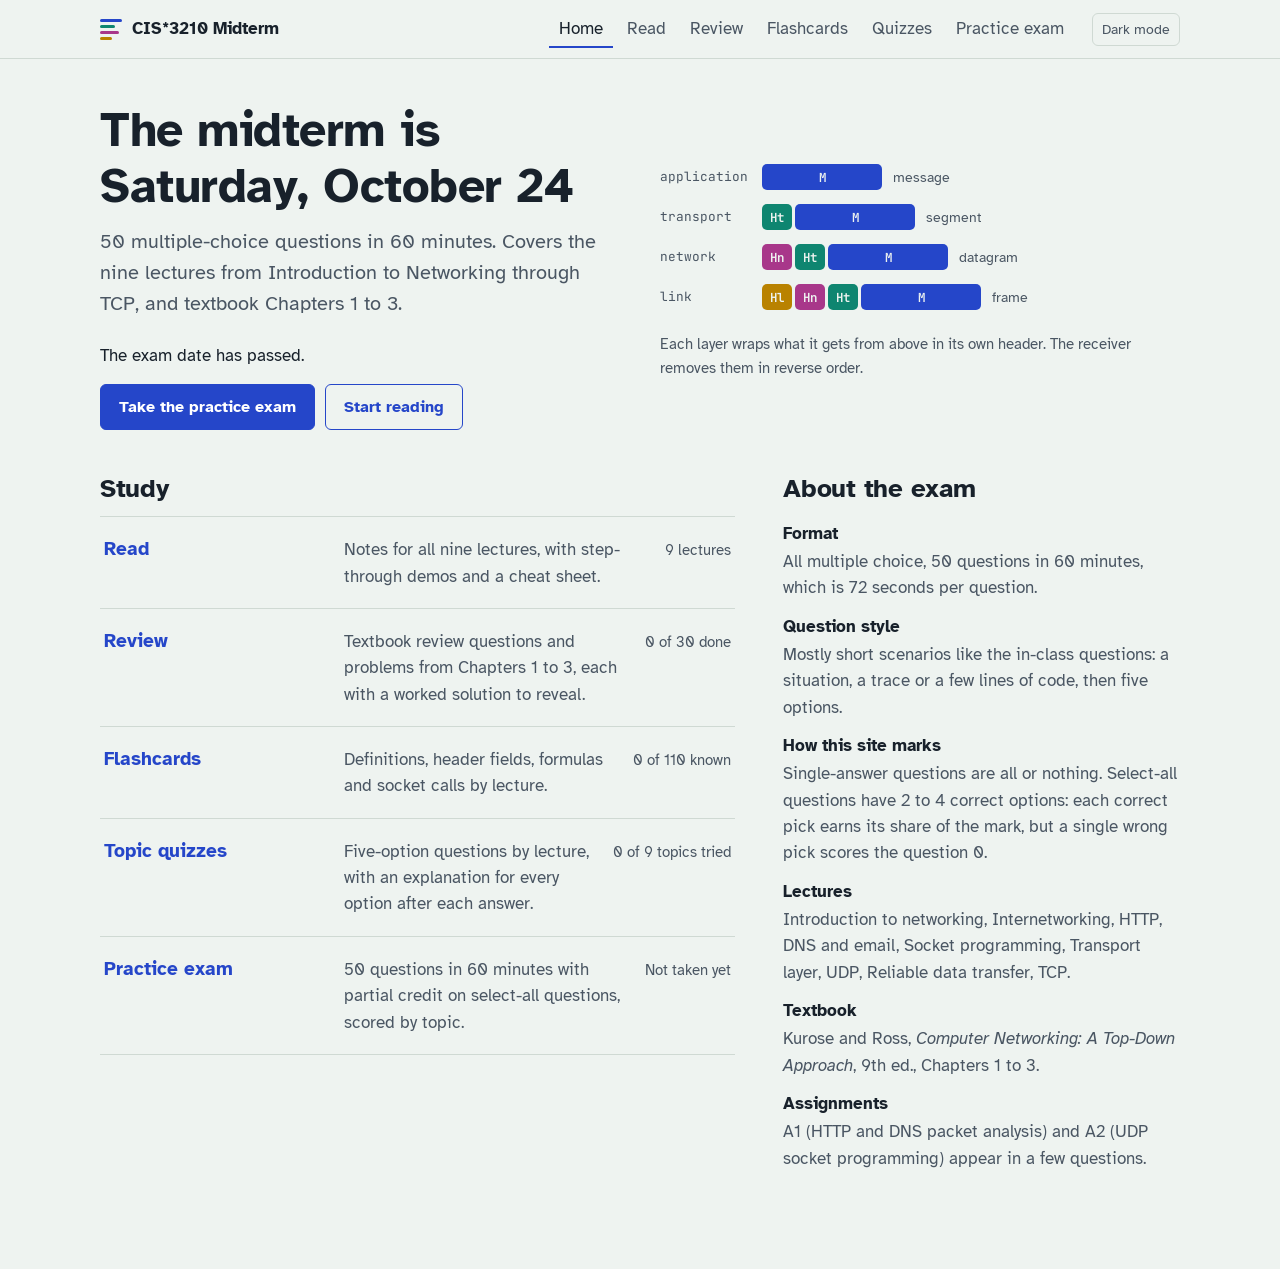
<file: site/index.html>
<!doctype html>
<html lang="en">
<head>
  <meta charset="utf-8">
  <meta name="viewport" content="width=device-width, initial-scale=1">
  <title>CIS*3210 Midterm Study</title>
  <meta name="description" content="Reading notes, textbook exercises, flashcards, topic quizzes and a timed practice exam for the CIS*3210 Computer Networks midterm.">
  <link rel="preconnect" href="https://fonts.googleapis.com">
  <link rel="preconnect" href="https://fonts.gstatic.com" crossorigin>
  <link href="https://fonts.googleapis.com/css2?family=Atkinson+Hyperlegible:wght@400;700&family=JetBrains+Mono:wght@400;600&display=swap" rel="stylesheet">
  <link rel="stylesheet" href="assets/style.css">
  <link rel="icon" href="data:image/svg+xml,%3Csvg xmlns='http://www.w3.org/2000/svg' viewBox='0 0 16 16'%3E%3Crect y='1' width='16' height='2.5' rx='1' fill='%232546c9'/%3E%3Crect y='5' width='11' height='2.5' rx='1' fill='%230e8570'/%3E%3Crect y='9' width='14' height='2.5' rx='1' fill='%23a8378a'/%3E%3Crect y='13' width='8' height='2.5' rx='1' fill='%23b98200'/%3E%3C/svg%3E">
</head>
<body data-page="home">
  <header id="site-header"></header>
  <main>
    <section class="hero">
      <div>
        <h1>The midterm is Saturday, October 24</h1>
        <p class="when">50 multiple-choice questions in 60 minutes. Covers the nine lectures from Introduction to Networking through TCP, and textbook Chapters 1 to 3.</p>
        <p class="countdown" id="countdown"></p>
        <div class="btn-row">
          <a class="btn" href="exam.html">Take the practice exam</a>
          <a class="btn secondary" href="read.html">Start reading</a>
        </div>
      </div>
      <figure class="encap" aria-label="A message gains a transport, network and link header on its way down the stack">
        <div class="encap-row"><span class="encap-layer">application</span><div class="encap-unit"><span class="msg">M</span><span class="name">message</span></div></div>
        <div class="encap-row"><span class="encap-layer">transport</span><div class="encap-unit"><span class="h-trans">Ht</span><span class="msg">M</span><span class="name">segment</span></div></div>
        <div class="encap-row"><span class="encap-layer">network</span><div class="encap-unit"><span class="h-net">Hn</span><span class="h-trans">Ht</span><span class="msg">M</span><span class="name">datagram</span></div></div>
        <div class="encap-row"><span class="encap-layer">link</span><div class="encap-unit"><span class="h-link">Hl</span><span class="h-net">Hn</span><span class="h-trans">Ht</span><span class="msg">M</span><span class="name">frame</span></div></div>
        <figcaption class="encap-caption">Each layer wraps what it gets from above in its own header. The receiver removes them in reverse order.</figcaption>
      </figure>
    </section>

    <div class="home-grid">
      <section aria-labelledby="study-h">
        <h2 id="study-h" style="margin-top:0">Study</h2>
        <ul class="study-list">
          <li><a href="read.html"><span class="name">Read</span><span class="desc">Notes for all nine lectures, with step-through demos and a cheat sheet.</span><span class="stat" id="stat-read">9 lectures</span></a></li>
          <li><a href="review.html"><span class="name">Review</span><span class="desc">Textbook review questions and problems from Chapters 1 to 3, each with a worked solution to reveal.</span><span class="stat" id="stat-review"></span></a></li>
          <li><a href="flashcards.html"><span class="name">Flashcards</span><span class="desc">Definitions, header fields, formulas and socket calls by lecture.</span><span class="stat" id="stat-cards"></span></a></li>
          <li><a href="quiz.html"><span class="name">Topic quizzes</span><span class="desc">Five-option questions by lecture, with an explanation for every option after each answer.</span><span class="stat" id="stat-quiz"></span></a></li>
          <li><a href="exam.html"><span class="name">Practice exam</span><span class="desc">50 questions in 60 minutes with partial credit on select-all questions, scored by topic.</span><span class="stat" id="stat-exam"></span></a></li>
        </ul>
      </section>

      <aside aria-labelledby="facts-h">
        <h2 id="facts-h" style="margin-top:0">About the exam</h2>
        <dl class="facts">
          <dt>Format</dt>
          <dd>All multiple choice, 50 questions in 60 minutes, which is 72 seconds per question.</dd>
          <dt>Question style</dt>
          <dd>Mostly short scenarios like the in-class questions: a situation, a trace or a few lines of code, then five options.</dd>
          <dt>How this site marks</dt>
          <dd>Single-answer questions are all or nothing. Select-all questions have 2 to 4 correct options: each correct pick earns its share of the mark, but a single wrong pick scores the question 0.</dd>
          <dt>Lectures</dt>
          <dd>Introduction to networking, Internetworking, HTTP, DNS and email, Socket programming, Transport layer, UDP, Reliable data transfer, TCP.</dd>
          <dt>Textbook</dt>
          <dd>Kurose and Ross, <em>Computer Networking: A Top-Down Approach</em>, 9th ed., Chapters 1 to 3.</dd>
          <dt>Assignments</dt>
          <dd>A1 (HTTP and DNS packet analysis) and A2 (UDP socket programming) appear in a few questions.</dd>
        </dl>
      </aside>
    </div>
  </main>

  <script src="assets/engine.js"></script>
  <script src="assets/common.js"></script>
  <script src="data/flashcards.js"></script>
  <script src="data/exercises.js"></script>
  <script>
    (function () {
      const Study = window.Study;
      const days = Study.daysUntilExam();
      const countdown = document.getElementById('countdown');
      if (days > 1) countdown.innerHTML = '<strong>' + days + '</strong> days to go.';
      else if (days === 1) countdown.innerHTML = '<strong>Tomorrow.</strong> Skim the cheat sheet and sleep.';
      else if (days === 0) countdown.innerHTML = '<strong>Today.</strong> Good luck.';
      else countdown.textContent = 'The exam date has passed.';

      const known = Study.store.get('cardsKnown', []);
      document.getElementById('stat-cards').textContent = known.length + ' of ' + window.FLASHCARDS.length + ' known';

      const reviewDone = Study.store.get('reviewDone', []);
      document.getElementById('stat-review').textContent = reviewDone.length + ' of ' + window.EXERCISES.length + ' done';

      const best = Study.store.get('quizBest', {});
      const tried = Study.TOPIC_ORDER.filter(topic => best[topic]).length;
      document.getElementById('stat-quiz').textContent = tried + ' of ' + Study.TOPIC_ORDER.length + ' topics tried';

      const attempts = Study.store.get('examAttempts', []);
      document.getElementById('stat-exam').textContent = attempts.length
        ? 'Best ' + Math.max.apply(null, attempts.map(entry => Math.round(100 * entry.score / entry.total))) + '%'
        : 'Not taken yet';
    })();
  </script>
</body>
</html>
</file>
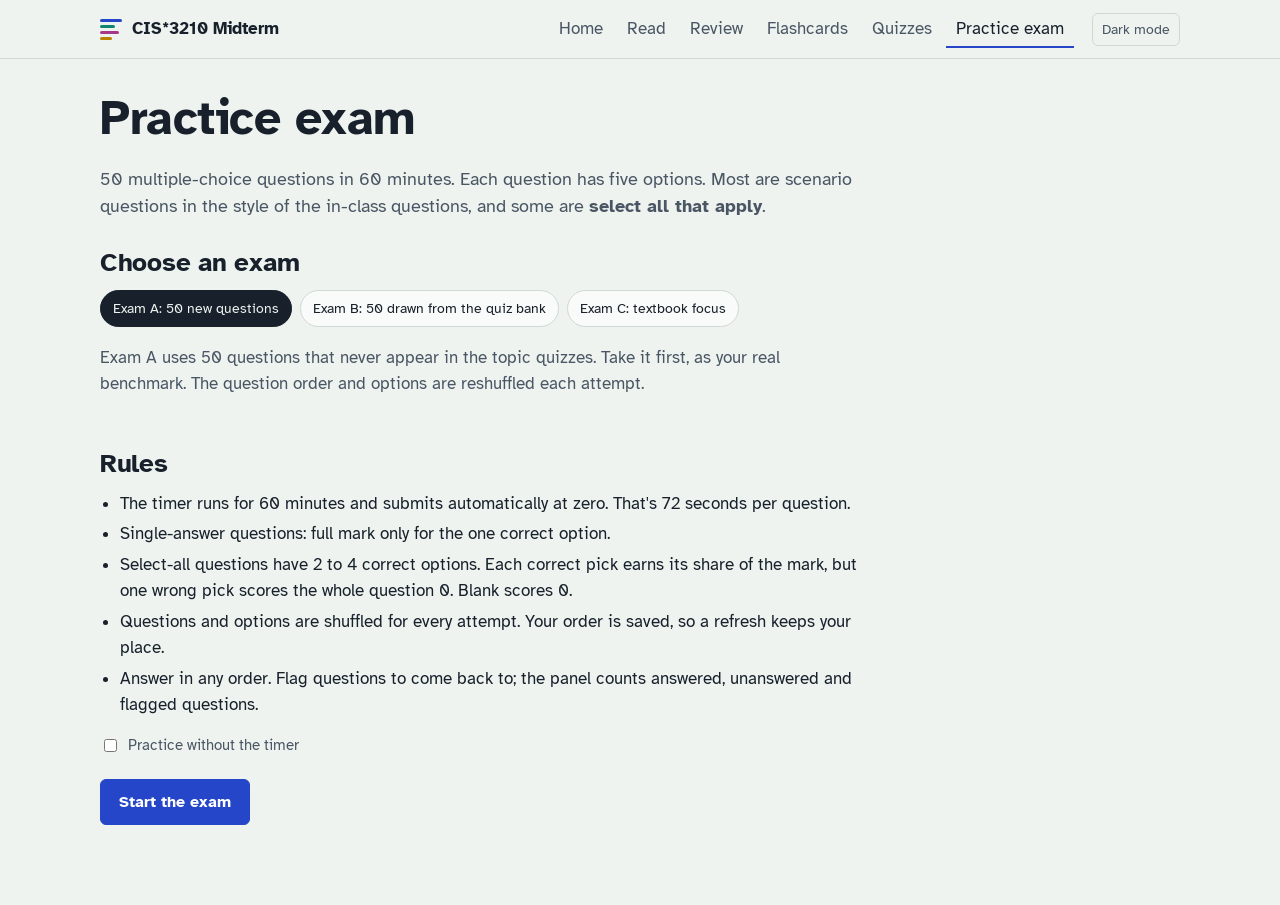
<file: site/exam.html>
<!doctype html>
<html lang="en">
<head>
  <meta charset="utf-8">
  <meta name="viewport" content="width=device-width, initial-scale=1">
  <title>Practice exam — CIS*3210 Midterm Study</title>
  <link rel="preconnect" href="https://fonts.googleapis.com">
  <link rel="preconnect" href="https://fonts.gstatic.com" crossorigin>
  <link href="https://fonts.googleapis.com/css2?family=Atkinson+Hyperlegible:wght@400;700&family=JetBrains+Mono:wght@400;600&display=swap" rel="stylesheet">
  <link rel="stylesheet" href="assets/style.css">
  <link rel="icon" href="data:image/svg+xml,%3Csvg xmlns='http://www.w3.org/2000/svg' viewBox='0 0 16 16'%3E%3Crect y='1' width='16' height='2.5' rx='1' fill='%232546c9'/%3E%3Crect y='5' width='11' height='2.5' rx='1' fill='%230e8570'/%3E%3Crect y='9' width='14' height='2.5' rx='1' fill='%23a8378a'/%3E%3Crect y='13' width='8' height='2.5' rx='1' fill='%23b98200'/%3E%3C/svg%3E">
</head>
<body data-page="exam">
  <header id="site-header"></header>
  <main>
    <div id="start" class="start-panel">
      <div class="page-head">
        <h1>Practice exam</h1>
        <p>50 multiple-choice questions in 60 minutes. Each question has five options. Most are scenario questions in the style of the in-class questions, and some are <strong>select all that apply</strong>.</p>
      </div>
      <h2 style="margin-top:0">Choose an exam</h2>
      <div class="chip-row" role="radiogroup" aria-label="Exam version" id="versions">
        <button class="chip" type="button" role="radio" data-v="A" aria-pressed="true" aria-checked="true">Exam A: 50 new questions</button>
        <button class="chip" type="button" role="radio" data-v="B" aria-pressed="false" aria-checked="false">Exam B: 50 drawn from the quiz bank</button>
        <button class="chip" type="button" role="radio" data-v="C" aria-pressed="false" aria-checked="false">Exam C: textbook focus</button>
      </div>
      <p class="muted" id="version-note"></p>
      <h2>Rules</h2>
      <ul class="rules">
        <li>The timer runs for 60 minutes and submits automatically at zero. That's 72 seconds per question.</li>
        <li>Single-answer questions: full mark only for the one correct option.</li>
        <li>Select-all questions have 2 to 4 correct options. Each correct pick earns its share of the mark, but one wrong pick scores the whole question 0. Blank scores 0.</li>
        <li>Questions and options are shuffled for every attempt. Your order is saved, so a refresh keeps your place.</li>
        <li>Answer in any order. Flag questions to come back to; the panel counts answered, unanswered and flagged questions.</li>
      </ul>
      <p><label class="inline"><input type="checkbox" id="untimed"> Practice without the timer</label></p>
      <div class="btn-row" style="margin-top:18px">
        <button class="btn" type="button" id="begin">Start the exam</button>
        <button class="btn secondary" type="button" id="resume" hidden>Resume exam in progress</button>
      </div>
      <div id="history"></div>
    </div>

    <div id="exam" hidden>
      <div class="exam-layout">
        <div id="questions"></div>
        <aside class="exam-side" id="side" aria-label="Exam progress">
          <div class="timer" id="timer" role="timer" aria-live="off">60:00</div>
          <div class="pace" id="pace"></div>
          <div class="btn-row" style="margin-bottom:8px">
            <button class="btn" type="button" id="submit">Submit exam</button>
            <button class="btn quiet grid-toggle" type="button" id="toggle-grid" aria-expanded="false">Questions</button>
          </div>
          <div class="legend-counts" id="counts"></div>
          <div class="qgrid" id="grid"></div>
          <div class="legend">
            <span><span class="kbd" style="background:var(--ink);color:var(--paper)">12</span> answered</span>
            <span><span class="kbd">12</span> not answered; a gold dot means flagged</span>
          </div>
        </aside>
      </div>
    </div>

    <div id="results" hidden>
      <div class="exam-layout">
        <div>
          <h1 id="res-title">Exam results</h1>
          <p class="score-big" id="res-score"></p>
          <p class="muted" id="res-sub"></p>
          <h2>By topic</h2>
          <div class="table-wrap"><table class="breakdown" id="by-topic"></table></div>
          <h2>By question source</h2>
          <div class="table-wrap"><table class="breakdown" id="by-source"></table></div>
          <h2>By question format</h2>
          <div class="table-wrap"><table class="breakdown" id="by-format"></table></div>
          <h2>Review</h2>
          <div class="chip-row" id="review-filter" role="group" aria-label="Show">
            <button class="chip" type="button" data-f="missed" aria-pressed="true">Missed</button>
            <button class="chip" type="button" data-f="flagged" aria-pressed="false">Flagged</button>
            <button class="chip" type="button" data-f="all" aria-pressed="false">All questions</button>
          </div>
          <div id="review"></div>
          <div class="btn-row" style="margin-top:20px">
            <button class="btn" type="button" id="new-exam">Take another exam</button>
            <a class="btn secondary" href="quiz.html">Practice weak topics</a>
          </div>
        </div>
        <aside class="exam-side">
          <div class="qgrid" id="res-grid" style="display:grid"></div>
          <div class="legend"><span>Green = full mark, gold = partial credit, red = 0. Click a number to jump to it.</span></div>
        </aside>
      </div>
    </div>
  </main>

  <script src="assets/engine.js"></script>
  <script src="assets/common.js"></script>
  <script src="data/questions/intro.js"></script>
  <script src="data/questions/internet.js"></script>
  <script src="data/questions/http.js"></script>
  <script src="data/questions/dns.js"></script>
  <script src="data/questions/sockets.js"></script>
  <script src="data/questions/transport.js"></script>
  <script src="data/questions/udp.js"></script>
  <script src="data/questions/rdt.js"></script>
  <script src="data/questions/tcp.js"></script>
  <script>
  (function () {
    const Study = window.Study;
    const Engine = window.QuizEngine;
    const byId = id => document.getElementById(id);
    const DURATION = Study.EXAM_MINUTES * 60 * 1000;
    const SECONDS_PER_QUESTION = DURATION / 1000 / Study.EXAM_SIZE;
    const QUESTIONS_BY_ID = {};
    Study.allQuestions().forEach(question => { QUESTIONS_BY_ID[question.id] = question; });
    const QUIZ_POOL = Study.quizPool();
    const EXAM_POOL = Study.examPool();
    const TEXTBOOK_IN_BANK = QUIZ_POOL.filter(question => question.source === 'textbook').length;
    const TEXTBOOK_CAP = Math.min(35, TEXTBOOK_IN_BANK);

    let version = 'A';
    let attempt = null;
    let ticker = null;

    const NOTES = {
      A: 'Exam A uses ' + EXAM_POOL.length + ' questions that never appear in the topic quizzes. Take it first, as your real benchmark. The question order and options are reshuffled each attempt.',
      B: 'Exam B draws a fresh random ' + Study.EXAM_SIZE + ' from the ' + QUIZ_POOL.length + '-question quiz bank each time, spread across the topics in proportion to the bank.',
      C: 'Exam C has ' + TEXTBOOK_CAP + ' textbook questions (drawn from the ' + TEXTBOOK_IN_BANK + ' in the bank) plus ' + (Study.EXAM_SIZE - TEXTBOOK_CAP) + ' in-class, conceptual and assignment questions from the other topics.'
    };

    function setVersion(next) {
      version = next;
      byId('versions').querySelectorAll('button').forEach(button => {
        const isOn = button.dataset.v === next;
        button.setAttribute('aria-pressed', String(isOn));
        button.setAttribute('aria-checked', String(isOn));
      });
      byId('version-note').textContent = NOTES[next];
    }
    byId('versions').querySelectorAll('button').forEach(button => button.addEventListener('click', () => setVersion(button.dataset.v)));

    function examQuestions(which) {
      if (which === 'A') return Engine.buildExamA(EXAM_POOL);
      if (which === 'C') return Engine.buildExamC(QUIZ_POOL, Study.EXAM_SIZE, TEXTBOOK_CAP, Study.TOPIC_ORDER);
      return Engine.buildExamB(QUIZ_POOL, Study.EXAM_SIZE, Study.TOPIC_ORDER);
    }

    function begin() {
      attempt = Engine.createAttempt(version, examQuestions(version), !byId('untimed').checked, Math.random, Date.now());
      save();
      openExam();
    }

    function save() { Engine.saveAttempt(Study.store, attempt); }

    function fmtTime(millis) {
      const seconds = Math.max(0, Math.round(millis / 1000));
      return Math.floor(seconds / 60) + ':' + String(seconds % 60).padStart(2, '0');
    }

    function showHistory() {
      const attempts = Study.store.get('examAttempts', []);
      byId('resume').hidden = !Engine.loadAttempt(Study.store, QUESTIONS_BY_ID);
      if (!attempts.length) { byId('history').innerHTML = ''; return; }
      byId('history').innerHTML = '<h2>Past attempts</h2><div class="table-wrap"><table><thead><tr><th>Date</th><th>Exam</th><th>Score</th><th>Time used</th></tr></thead><tbody>' +
        attempts.slice().reverse().map(entry => '<tr><td>' + new Date(entry.when).toLocaleString() + '</td><td>' + entry.version + '</td><td>' + Engine.formatPoints(entry.score) + ' / ' + entry.total + ' (' + Math.round(100 * entry.score / entry.total) + '%)</td><td>' + (entry.timed ? fmtTime(entry.used) : 'Untimed') + '</td></tr>').join('') +
        '</tbody></table></div>';
    }

    function answeredCount() {
      return attempt.questionIds.filter(questionId => (attempt.answers[questionId] || []).length > 0).length;
    }

    function openExam() {
      byId('start').hidden = true;
      byId('results').hidden = true;
      byId('exam').hidden = false;
      const total = attempt.questionIds.length;
      byId('questions').innerHTML = attempt.questionIds.map((questionId, index) => {
        const question = QUESTIONS_BY_ID[questionId];
        const order = attempt.optionOrders[questionId];
        const isFlagged = Boolean(attempt.flags[questionId]);
        return '<section class="exam-q" id="q-' + index + '" data-i="' + index + '">' +
          '<div class="q-meta"><span>Question ' + (index + 1) + ' of ' + total + '</span><span>' + (question.multi ? 'Select all that apply' : 'Single answer') + '</span></div>' +
          Study.stemHTML(question) +
          '<div class="options' + (question.multi ? ' multi' : '') + '" role="' + (question.multi ? 'group' : 'radiogroup') + '" aria-label="Question ' + (index + 1) + ' choices">' +
          Study.optionsHTML(question, order, 'exam-' + index, attempt.answers[questionId] || [], false) +
          '</div><div class="q-actions"><button class="btn quiet flag-btn" type="button" data-i="' + index + '" aria-pressed="' + isFlagged + '">' + (isFlagged ? 'Flagged' : 'Flag for review') + '</button>' +
          '<button class="btn quiet clear-btn" type="button" data-i="' + index + '">Clear answer</button></div></section>';
      }).join('');

      byId('questions').querySelectorAll('.exam-q').forEach(section => {
        const index = Number(section.dataset.i);
        const questionId = attempt.questionIds[index];
        const question = QUESTIONS_BY_ID[questionId];
        section.querySelectorAll('input').forEach(input => input.addEventListener('change', () => {
          let picked = (attempt.answers[questionId] || []).slice();
          if (!question.multi) picked = [input.value];
          else if (input.checked && picked.indexOf(input.value) < 0) picked.push(input.value);
          else if (!input.checked) picked = picked.filter(optionId => optionId !== input.value);
          attempt.answers[questionId] = picked;
          section.querySelectorAll('.option').forEach(label => label.classList.toggle('picked', picked.indexOf(label.dataset.option) >= 0));
          save();
          updateGrid();
        }));
      });
      byId('questions').querySelectorAll('.flag-btn').forEach(button => button.addEventListener('click', () => {
        const questionId = attempt.questionIds[Number(button.dataset.i)];
        attempt.flags[questionId] = !attempt.flags[questionId];
        button.setAttribute('aria-pressed', String(attempt.flags[questionId]));
        button.textContent = attempt.flags[questionId] ? 'Flagged' : 'Flag for review';
        save();
        updateGrid();
      }));
      byId('questions').querySelectorAll('.clear-btn').forEach(button => button.addEventListener('click', () => {
        const index = Number(button.dataset.i);
        delete attempt.answers[attempt.questionIds[index]];
        byId('q-' + index).querySelectorAll('.option').forEach(label => {
          label.classList.remove('picked');
          label.querySelector('input').checked = false;
        });
        save();
        updateGrid();
      }));

      byId('grid').innerHTML = attempt.questionIds.map((questionId, index) => '<button type="button" data-i="' + index + '">' + (index + 1) + '</button>').join('');
      byId('grid').querySelectorAll('button').forEach(button => button.addEventListener('click', () => jump(Number(button.dataset.i))));
      updateGrid();

      clearInterval(ticker);
      if (attempt.timed) { ticker = setInterval(updateTimer, 1000); updateTimer(); }
      else { byId('timer').textContent = 'Untimed'; }
      window.scrollTo(0, 0);
    }

    function jump(index) {
      const target = byId('q-' + index) || byId('rq-' + index);
      if (target) target.scrollIntoView({ behavior: 'smooth', block: 'start' });
      byId('side').classList.remove('open');
      byId('toggle-grid').setAttribute('aria-expanded', 'false');
    }

    function updateGrid() {
      const total = attempt.questionIds.length;
      const answered = answeredCount();
      const flagged = attempt.questionIds.filter(questionId => attempt.flags[questionId]).length;
      byId('grid').querySelectorAll('button').forEach((button, index) => {
        const questionId = attempt.questionIds[index];
        const isAnswered = (attempt.answers[questionId] || []).length > 0;
        button.classList.toggle('answered', isAnswered);
        button.classList.toggle('flagged', Boolean(attempt.flags[questionId]));
        button.setAttribute('aria-label', 'Question ' + (index + 1) + (isAnswered ? ', answered' : ', not answered') + (attempt.flags[questionId] ? ', flagged' : ''));
      });
      byId('counts').innerHTML = '<div><strong>' + answered + '</strong><span>answered</span></div><div><strong>' + (total - answered) + '</strong><span>unanswered</span></div><div><strong>' + flagged + '</strong><span>flagged</span></div>';
      byId('submit').textContent = 'Submit exam (' + answered + '/' + total + ')';
      if (!attempt.timed) byId('pace').textContent = answered + ' of ' + total + ' answered';
    }

    function updateTimer() {
      const elapsed = Date.now() - attempt.startedAt;
      const left = DURATION - elapsed;
      byId('timer').textContent = fmtTime(left);
      byId('timer').classList.toggle('low', left < 5 * 60 * 1000);
      const target = Math.min(attempt.questionIds.length, Math.floor(elapsed / (SECONDS_PER_QUESTION * 1000)) + 1);
      byId('pace').textContent = answeredCount() + ' of ' + attempt.questionIds.length + ' answered. On a ' + SECONDS_PER_QUESTION + '-second pace you\'d be at question ' + target + '.';
      if (left <= 0) { clearInterval(ticker); submit(true); }
    }

    function submit(auto) {
      const blank = attempt.questionIds.length - answeredCount();
      if (!auto && blank > 0 && !window.confirm(blank + ' question' + (blank === 1 ? ' is' : 's are') + ' unanswered. Submit anyway?')) return;
      clearInterval(ticker);
      const outcome = Engine.scoreAttempt(attempt, QUESTIONS_BY_ID);
      const used = Math.min(Date.now() - attempt.startedAt, DURATION);
      const attempts = Study.store.get('examAttempts', []);
      attempts.push({ when: Date.now(), version: attempt.version, score: outcome.score, total: outcome.outOf, used: used, timed: attempt.timed });
      Study.store.set('examAttempts', attempts);
      Study.store.remove('examInProgress');
      showResults(outcome, used, auto);
    }

    let reviewFilter = 'missed';
    let lastOutcome = null;

    function breakdownTable(keys, keyOf, label) {
      const rows = keys.map(key => {
        const ids = attempt.questionIds.filter(questionId => keyOf(QUESTIONS_BY_ID[questionId]) === key);
        if (!ids.length) return '';
        const earned = ids.reduce((sum, questionId) => sum + lastOutcome.perQuestion[questionId], 0);
        const pct = Math.round(100 * earned / ids.length);
        return '<tr><td>' + Study.esc(label(key)) + '</td><td class="bar-cell"><div class="mini-bar"><span style="width:' + pct + '%"></span></div></td><td>' + Engine.formatPoints(earned) + ' / ' + ids.length + '</td></tr>';
      }).join('');
      return '<thead><tr><th>Area</th><th class="bar-cell">Score</th><th>Points</th></tr></thead><tbody>' + rows + '</tbody>';
    }

    function showResults(outcome, used, auto) {
      lastOutcome = outcome;
      byId('exam').hidden = true;
      byId('results').hidden = false;
      const pct = Math.round(100 * outcome.score / outcome.outOf);
      byId('res-title').textContent = 'Exam ' + attempt.version + ' results';
      byId('res-score').textContent = Engine.formatPoints(outcome.score) + ' / ' + outcome.outOf + ' (' + pct + '%)';
      byId('res-sub').textContent = (auto ? 'Time ran out. ' : '') + (attempt.timed ? 'Time used: ' + fmtTime(used) + ' of ' + Study.EXAM_MINUTES + ':00.' : 'Untimed attempt.');
      byId('by-topic').innerHTML = breakdownTable(Study.TOPIC_ORDER, question => question.topic, key => Study.TOPICS[key]);
      byId('by-source').innerHTML = breakdownTable(Study.SOURCE_ORDER, question => question.source, key => Study.SOURCE_LABEL[key]);
      byId('by-format').innerHTML = breakdownTable(['single', 'multi'], question => question.multi ? 'multi' : 'single', key => key === 'multi' ? 'Select all that apply' : 'Single answer');
      byId('res-grid').innerHTML = attempt.questionIds.map((questionId, index) => {
        const points = outcome.perQuestion[questionId];
        const tone = points === 1 ? 'right' : (points > 0 ? 'partial' : 'miss');
        return '<button type="button" data-i="' + index + '" class="' + tone + '">' + (index + 1) + '</button>';
      }).join('');
      byId('res-grid').querySelectorAll('button').forEach(button => button.addEventListener('click', () => {
        if (reviewFilter !== 'all') setFilter('all');
        jump(Number(button.dataset.i));
      }));
      setFilter('missed');
      window.scrollTo(0, 0);
    }

    function setFilter(filter) {
      reviewFilter = filter;
      byId('review-filter').querySelectorAll('button').forEach(button => button.setAttribute('aria-pressed', String(button.dataset.f === filter)));
      renderReview();
    }
    byId('review-filter').querySelectorAll('button').forEach(button => button.addEventListener('click', () => setFilter(button.dataset.f)));

    function renderReview() {
      const items = attempt.questionIds.map((questionId, index) => ({ questionId: questionId, index: index })).filter(item => {
        const points = lastOutcome.perQuestion[item.questionId];
        if (reviewFilter === 'missed') return points < 1;
        if (reviewFilter === 'flagged') return Boolean(attempt.flags[item.questionId]);
        return true;
      });
      if (!items.length) {
        byId('review').innerHTML = '<p>' + (reviewFilter === 'missed' ? 'You missed nothing.' : 'You didn\'t flag any questions.') + '</p>';
        return;
      }
      byId('review').innerHTML = items.map(item => {
        const question = QUESTIONS_BY_ID[item.questionId];
        const order = attempt.optionOrders[item.questionId];
        const picked = attempt.answers[item.questionId] || [];
        return '<section class="exam-q" id="rq-' + item.index + '"><div class="q-meta"><span>Question ' + (item.index + 1) + '</span>' + Study.metaTags(question) +
          (attempt.flags[item.questionId] ? '<span>Flagged</span>' : '') + '<span class="points">' + Engine.formatPoints(lastOutcome.perQuestion[item.questionId]) + ' / 1</span></div>' +
          Study.stemHTML(question) + Study.verdictHTML(question, order, picked) +
          '<div class="options' + (question.multi ? ' multi' : '') + '">' + Study.explainedOptionsHTML(question, order, picked) + '</div></section>';
      }).join('');
    }

    byId('begin').addEventListener('click', () => {
      if (Engine.loadAttempt(Study.store, QUESTIONS_BY_ID) && !window.confirm('Start a new exam? Your exam in progress will be discarded.')) return;
      begin();
    });
    byId('resume').addEventListener('click', () => {
      attempt = Engine.loadAttempt(Study.store, QUESTIONS_BY_ID);
      if (!attempt) { Study.store.remove('examInProgress'); showHistory(); return; }
      if (attempt.timed && Date.now() - attempt.startedAt >= DURATION) { openExam(); submit(true); return; }
      openExam();
    });
    byId('submit').addEventListener('click', () => submit(false));
    byId('toggle-grid').addEventListener('click', () => {
      const isOpen = byId('side').classList.toggle('open');
      byId('toggle-grid').setAttribute('aria-expanded', String(isOpen));
    });
    byId('new-exam').addEventListener('click', () => {
      byId('results').hidden = true;
      byId('start').hidden = false;
      showHistory();
      window.scrollTo(0, 0);
    });

    setVersion('A');
    showHistory();
    if (new URLSearchParams(window.location.search).get('version') === 'C') setVersion('C');
  })();
  </script>
</body>
</html>
</file>
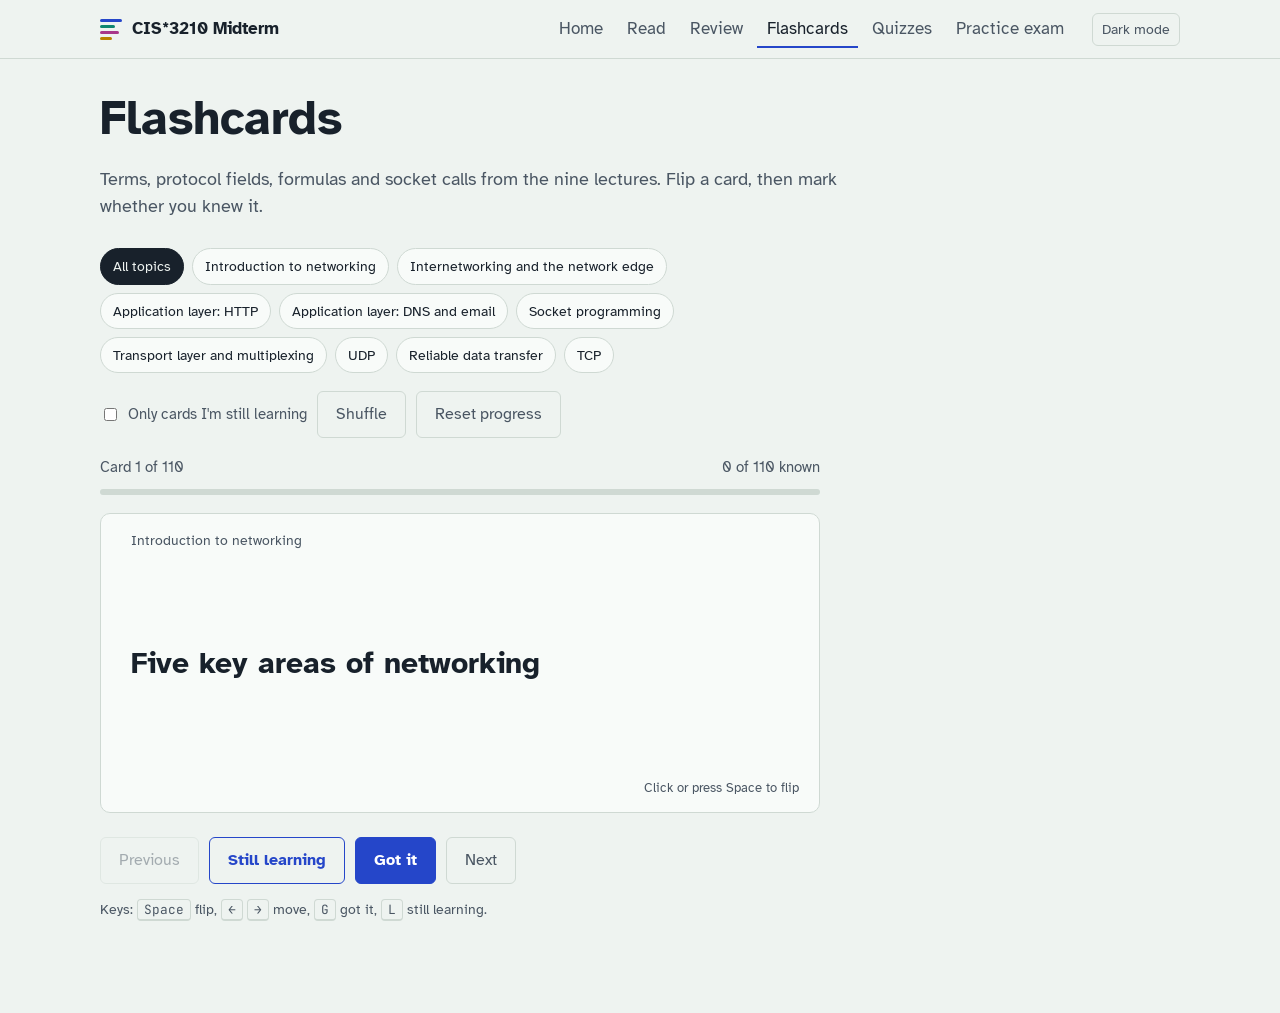
<file: site/flashcards.html>
<!doctype html>
<html lang="en">
<head>
  <meta charset="utf-8">
  <meta name="viewport" content="width=device-width, initial-scale=1">
  <title>Flashcards — CIS*3210 Midterm Study</title>
  <link rel="preconnect" href="https://fonts.googleapis.com">
  <link rel="preconnect" href="https://fonts.gstatic.com" crossorigin>
  <link href="https://fonts.googleapis.com/css2?family=Atkinson+Hyperlegible:wght@400;700&family=JetBrains+Mono:wght@400;600&display=swap" rel="stylesheet">
  <link rel="stylesheet" href="assets/style.css">
  <link rel="icon" href="data:image/svg+xml,%3Csvg xmlns='http://www.w3.org/2000/svg' viewBox='0 0 16 16'%3E%3Crect y='1' width='16' height='2.5' rx='1' fill='%232546c9'/%3E%3Crect y='5' width='11' height='2.5' rx='1' fill='%230e8570'/%3E%3Crect y='9' width='14' height='2.5' rx='1' fill='%23a8378a'/%3E%3Crect y='13' width='8' height='2.5' rx='1' fill='%23b98200'/%3E%3C/svg%3E">
</head>
<body data-page="flashcards">
  <header id="site-header"></header>
  <main>
    <div class="page-head">
      <h1>Flashcards</h1>
      <p>Terms, protocol fields, formulas and socket calls from the nine lectures. Flip a card, then mark whether you knew it.</p>
    </div>

    <div class="fc-wrap">
      <div class="chip-row" id="topics" role="group" aria-label="Topic"></div>
      <div class="btn-row" style="margin-bottom:18px">
        <label class="inline"><input type="checkbox" id="learning-only"> Only cards I'm still learning</label>
        <button class="btn quiet" type="button" id="shuffle">Shuffle</button>
        <button class="btn quiet" type="button" id="reset">Reset progress</button>
      </div>

      <div class="fc-meta"><span id="position"></span><span id="known-count"></span></div>
      <div class="fc-progress" aria-hidden="true"><span id="known-bar"></span></div>

      <div id="stage">
        <div class="card-stage">
          <button class="flashcard" id="card" type="button" aria-live="polite">
            <div class="face front"><span class="topic-tag" id="front-topic"></span><div class="text" id="front-text"></div><span class="hint">Click or press Space to flip</span></div>
            <div class="face back"><span class="topic-tag" id="back-topic"></span><div class="text" id="back-text"></div></div>
          </button>
        </div>
        <div class="btn-row">
          <button class="btn quiet" type="button" id="prev">Previous</button>
          <button class="btn secondary" type="button" id="again">Still learning</button>
          <button class="btn" type="button" id="got">Got it</button>
          <button class="btn quiet" type="button" id="next">Next</button>
        </div>
        <p class="muted" style="margin-top:14px;font-size:0.9rem">Keys: <span class="kbd">Space</span> flip, <span class="kbd">←</span> <span class="kbd">→</span> move, <span class="kbd">G</span> got it, <span class="kbd">L</span> still learning.</p>
      </div>
      <div id="empty" hidden>
        <p class="lead"><strong>You know every card in this set.</strong></p>
        <p>Turn off "Only cards I'm still learning" to review them all, or pick another topic.</p>
      </div>
    </div>
  </main>

  <script src="assets/engine.js"></script>
  <script src="assets/common.js"></script>
  <script src="data/flashcards.js"></script>
  <script>
  (function () {
    const Study = window.Study;
    const ALL_CARDS = window.FLASHCARDS.map(card => Object.assign({ key: card.topic + ':' + card.front }, card));
    const byId = id => document.getElementById(id);
    const cardButton = byId('card');
    let known = new Set(Study.store.get('cardsKnown', []));
    let topic = 'all';
    let learningOnly = false;
    let deck = [];
    let position = 0;

    function saveKnown() { Study.store.set('cardsKnown', Array.from(known)); }

    function cardsInTopic() { return ALL_CARDS.filter(card => topic === 'all' || card.topic === topic); }

    function buildTopics() {
      const host = byId('topics');
      const choices = [['all', 'All topics']].concat(Study.TOPIC_ORDER.map(key => [key, Study.TOPICS[key]]));
      host.innerHTML = choices.map(choice => '<button class="chip" type="button" data-topic="' + choice[0] + '" aria-pressed="' + (choice[0] === topic) + '">' + Study.esc(choice[1]) + '</button>').join('');
      host.querySelectorAll('button').forEach(button => button.addEventListener('click', () => {
        topic = button.dataset.topic;
        host.querySelectorAll('button').forEach(other => other.setAttribute('aria-pressed', String(other === button)));
        buildDeck(false);
      }));
    }

    function buildDeck(shuffled) {
      let cards = cardsInTopic();
      if (learningOnly) cards = cards.filter(card => !known.has(card.key));
      deck = shuffled ? window.QuizEngine.shuffleList(cards) : cards;
      position = 0;
      render();
    }

    function render() {
      const inTopic = cardsInTopic();
      const knownCount = inTopic.filter(card => known.has(card.key)).length;
      byId('known-count').textContent = knownCount + ' of ' + inTopic.length + ' known';
      byId('known-bar').style.width = (inTopic.length ? (100 * knownCount / inTopic.length) : 0) + '%';
      if (!deck.length) {
        byId('stage').hidden = true;
        byId('empty').hidden = false;
        byId('position').textContent = '';
        return;
      }
      byId('stage').hidden = false;
      byId('empty').hidden = true;
      const card = deck[position];
      cardButton.classList.remove('flipped');
      byId('front-text').innerHTML = Study.md(card.front);
      byId('back-text').innerHTML = Study.md(card.back);
      const tag = Study.TOPICS[card.topic] + (known.has(card.key) ? ', marked known' : '');
      byId('front-topic').textContent = tag;
      byId('back-topic').textContent = tag;
      byId('position').textContent = 'Card ' + (position + 1) + ' of ' + deck.length;
      byId('prev').disabled = position === 0;
    }

    function flip() { cardButton.classList.toggle('flipped'); }

    function move(step) {
      if (!deck.length) return;
      position = Math.min(Math.max(position + step, 0), deck.length - 1);
      render();
    }

    function mark(isKnown) {
      if (!deck.length) return;
      const card = deck[position];
      if (isKnown) known.add(card.key);
      else known.delete(card.key);
      saveKnown();
      if (learningOnly && isKnown) {
        deck.splice(position, 1);
        if (position >= deck.length) position = Math.max(0, deck.length - 1);
        render();
      } else if (position < deck.length - 1) move(1);
      else render();
    }

    cardButton.addEventListener('click', flip);
    byId('prev').addEventListener('click', () => move(-1));
    byId('next').addEventListener('click', () => move(1));
    byId('got').addEventListener('click', () => mark(true));
    byId('again').addEventListener('click', () => mark(false));
    byId('shuffle').addEventListener('click', () => buildDeck(true));
    byId('learning-only').addEventListener('change', event => { learningOnly = event.target.checked; buildDeck(false); });
    byId('reset').addEventListener('click', () => {
      if (!window.confirm('Mark every card as still learning?')) return;
      known = new Set();
      saveKnown();
      buildDeck(false);
    });
    document.addEventListener('keydown', event => {
      if (event.target.closest && event.target.closest('input, select, textarea')) return;
      if (event.key === ' ' || event.key === 'Enter') {
        if (event.target === cardButton || event.target === document.body) { event.preventDefault(); flip(); }
      }
      else if (event.key === 'ArrowRight') move(1);
      else if (event.key === 'ArrowLeft') move(-1);
      else if (event.key === 'g' || event.key === 'G') mark(true);
      else if (event.key === 'l' || event.key === 'L') mark(false);
    });

    buildTopics();
    buildDeck(false);
  })();
  </script>
</body>
</html>
</file>
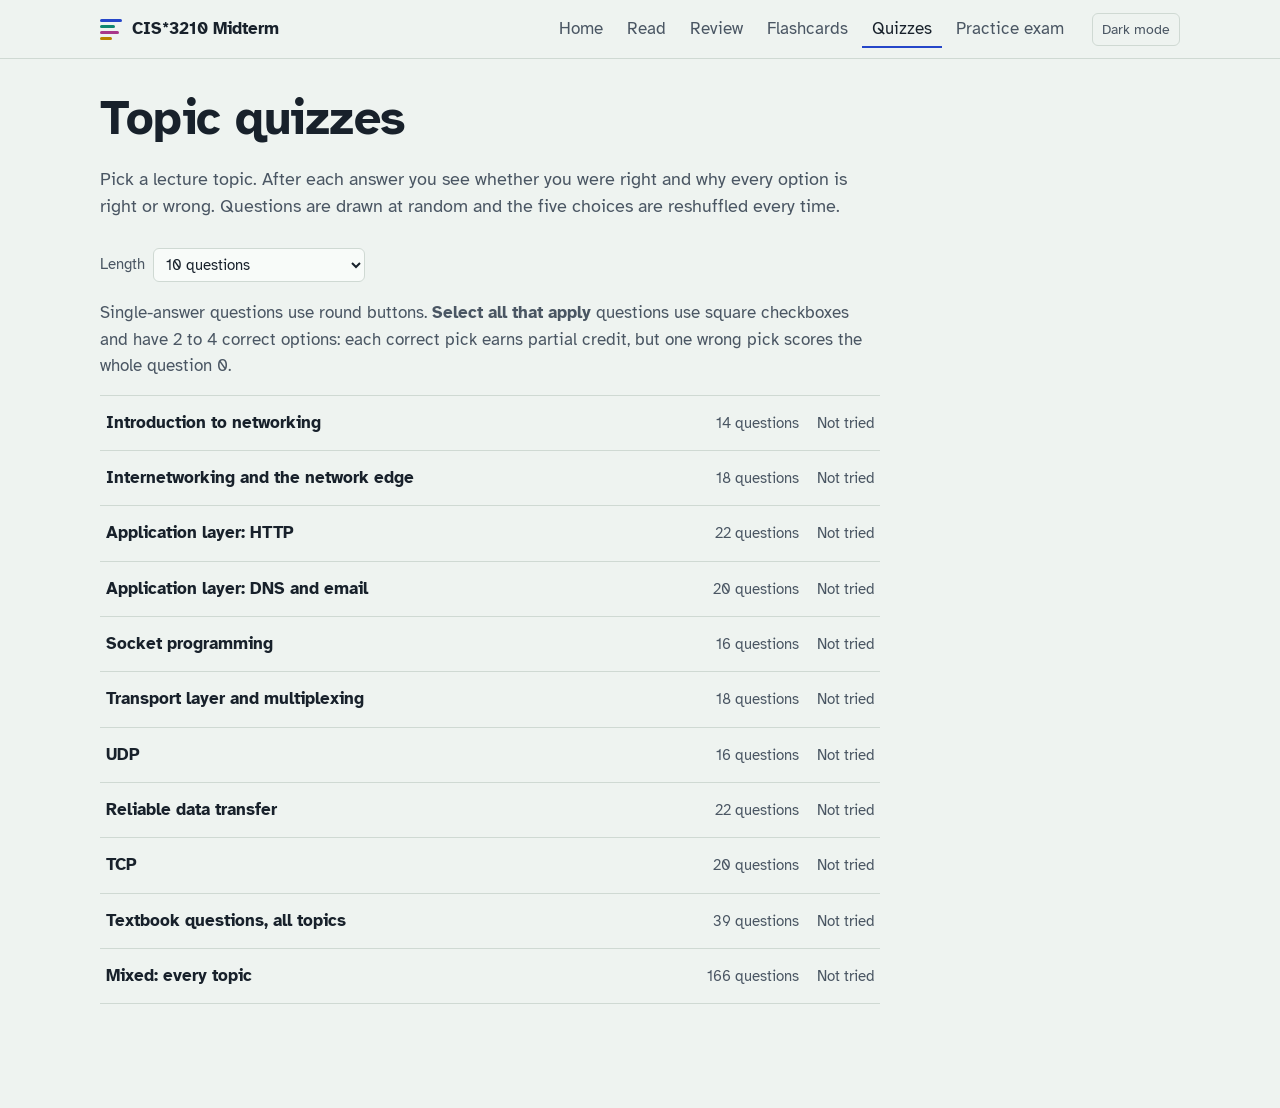
<file: site/quiz.html>
<!doctype html>
<html lang="en">
<head>
  <meta charset="utf-8">
  <meta name="viewport" content="width=device-width, initial-scale=1">
  <title>Quizzes — CIS*3210 Midterm Study</title>
  <link rel="preconnect" href="https://fonts.googleapis.com">
  <link rel="preconnect" href="https://fonts.gstatic.com" crossorigin>
  <link href="https://fonts.googleapis.com/css2?family=Atkinson+Hyperlegible:wght@400;700&family=JetBrains+Mono:wght@400;600&display=swap" rel="stylesheet">
  <link rel="stylesheet" href="assets/style.css">
  <link rel="icon" href="data:image/svg+xml,%3Csvg xmlns='http://www.w3.org/2000/svg' viewBox='0 0 16 16'%3E%3Crect y='1' width='16' height='2.5' rx='1' fill='%232546c9'/%3E%3Crect y='5' width='11' height='2.5' rx='1' fill='%230e8570'/%3E%3Crect y='9' width='14' height='2.5' rx='1' fill='%23a8378a'/%3E%3Crect y='13' width='8' height='2.5' rx='1' fill='%23b98200'/%3E%3C/svg%3E">
</head>
<body data-page="quiz">
  <header id="site-header"></header>
  <main>
    <div id="picker">
      <div class="page-head">
        <h1>Topic quizzes</h1>
        <p>Pick a lecture topic. After each answer you see whether you were right and why every option is right or wrong. Questions are drawn at random and the five choices are reshuffled every time.</p>
      </div>
      <div class="btn-row" style="margin-bottom:18px">
        <label class="inline">Length
          <select id="length">
            <option value="5">5 questions</option>
            <option value="10" selected>10 questions</option>
            <option value="20">20 questions</option>
            <option value="all">Every question in the topic</option>
          </select>
        </label>
      </div>
      <p class="muted" style="max-width:var(--measure)">Single-answer questions use round buttons. <strong>Select all that apply</strong> questions use square checkboxes and have 2 to 4 correct options: each correct pick earns partial credit, but one wrong pick scores the whole question 0.</p>
      <ul class="topic-picker" id="topic-list"></ul>
    </div>

    <div id="runner" hidden>
      <div class="qcard">
        <div class="progress-line" aria-hidden="true"><span id="bar"></span></div>
        <div class="q-meta"><span id="q-pos"></span><span id="q-tags"></span></div>
        <div id="stem"></div>
        <div class="options" id="options" role="group" aria-label="Answer choices"></div>
        <div id="feedback"></div>
        <div class="btn-row">
          <button class="btn" type="button" id="check" hidden disabled>Check answer</button>
          <button class="btn" type="button" id="next" hidden>Next question</button>
          <button class="btn quiet" type="button" id="quit">End quiz</button>
        </div>
        <p class="muted" style="margin-top:14px;font-size:0.9rem">Keys: <span class="kbd">A</span>–<span class="kbd">E</span> or <span class="kbd">1</span>–<span class="kbd">5</span> pick an option (letters follow the order shown), <span class="kbd">Enter</span> checks a multi-select answer or goes to the next question.</p>
      </div>
    </div>

    <div id="results" hidden>
      <div class="qcard">
        <h1 id="r-title">Quiz complete</h1>
        <p class="score-big" id="r-score"></p>
        <p class="muted" id="r-sub"></p>
        <div class="btn-row" style="margin:18px 0 30px">
          <button class="btn" type="button" id="retry-missed">Retry the ones I missed</button>
          <button class="btn secondary" type="button" id="again">New quiz on this topic</button>
          <button class="btn quiet" type="button" id="back">All topics</button>
        </div>
        <div id="review"></div>
      </div>
    </div>
  </main>

  <script src="assets/engine.js"></script>
  <script src="assets/common.js"></script>
  <script src="data/questions/intro.js"></script>
  <script src="data/questions/internet.js"></script>
  <script src="data/questions/http.js"></script>
  <script src="data/questions/dns.js"></script>
  <script src="data/questions/sockets.js"></script>
  <script src="data/questions/transport.js"></script>
  <script src="data/questions/udp.js"></script>
  <script src="data/questions/rdt.js"></script>
  <script src="data/questions/tcp.js"></script>
  <script>
  (function () {
    const Study = window.Study;
    const Engine = window.QuizEngine;
    const bank = Study.quizPool();
    const byId = id => document.getElementById(id);
    const NUMBER_KEYS = ['1', '2', '3', '4', '5'];

    let topic = null;
    let questionList = [];
    let position = 0;
    let order = [];
    let selected = [];
    let answered = false;
    let results = [];

    function topicLabel(key) {
      if (key === 'mixed') return 'Mixed: every topic';
      if (key === 'textbook') return 'Textbook questions, all topics';
      return Study.TOPICS[key];
    }

    function poolFor(key) {
      if (key === 'mixed') return bank;
      if (key === 'textbook') return bank.filter(question => question.source === 'textbook');
      return bank.filter(question => question.topic === key);
    }

    function buildPicker() {
      const best = Study.store.get('quizBest', {});
      const keys = Study.TOPIC_ORDER.concat(['textbook', 'mixed']);
      byId('topic-list').innerHTML = keys.map(key => {
        const count = poolFor(key).length;
        const record = best[key];
        return '<li><button type="button" data-topic="' + key + '"><span class="t-name">' + Study.esc(topicLabel(key)) + '</span>' +
          '<span class="t-count">' + count + ' questions</span>' +
          '<span class="t-best">' + (record ? 'Best ' + record.pct + '%' : 'Not tried') + '</span></button></li>';
      }).join('');
      byId('topic-list').querySelectorAll('button').forEach(button => button.addEventListener('click', () => start(button.dataset.topic)));
    }

    function start(key, questions) {
      topic = key;
      if (questions) questionList = Engine.shuffleList(questions);
      else {
        const pool = poolFor(key);
        const wanted = byId('length').value === 'all' ? pool.length : Number(byId('length').value);
        questionList = Engine.drawQuestions(pool, wanted);
      }
      position = 0;
      results = [];
      byId('picker').hidden = true;
      byId('results').hidden = true;
      byId('runner').hidden = false;
      show();
      window.scrollTo(0, 0);
    }

    function show() {
      const question = questionList[position];
      order = Engine.shuffledOptionIds(question);
      selected = [];
      answered = false;
      byId('bar').style.width = (100 * position / questionList.length) + '%';
      byId('q-pos').textContent = 'Question ' + (position + 1) + ' of ' + questionList.length;
      byId('q-tags').innerHTML = Study.metaTags(question);
      byId('q-tags').style.display = 'contents';
      byId('stem').innerHTML = Study.stemHTML(question);
      byId('options').className = 'options' + (question.multi ? ' multi' : '');
      byId('options').setAttribute('role', question.multi ? 'group' : 'radiogroup');
      byId('options').innerHTML = Study.optionsHTML(question, order, 'quiz-' + question.id, [], false);
      byId('options').querySelectorAll('input').forEach(input => input.addEventListener('change', () => onPick(input.value, input.checked)));
      byId('feedback').innerHTML = '';
      byId('next').hidden = true;
      byId('check').hidden = !question.multi;
      byId('check').disabled = true;
    }

    function refreshPicked() {
      byId('options').querySelectorAll('.option').forEach(label => {
        const isOn = selected.indexOf(label.dataset.option) >= 0;
        label.classList.toggle('picked', isOn);
        label.querySelector('input').checked = isOn;
      });
      byId('check').disabled = selected.length === 0;
    }

    function onPick(optionId, isChecked) {
      if (answered) return;
      const question = questionList[position];
      if (!question.multi) {
        selected = [optionId];
        refreshPicked();
        submitAnswer();
        return;
      }
      if (isChecked && selected.indexOf(optionId) < 0) selected.push(optionId);
      if (!isChecked) selected = selected.filter(id => id !== optionId);
      refreshPicked();
    }

    function pickByPosition(slot) {
      if (answered || slot >= order.length) return;
      const optionId = order[slot];
      const question = questionList[position];
      const isOn = selected.indexOf(optionId) >= 0;
      onPick(optionId, question.multi ? !isOn : true);
    }

    function submitAnswer() {
      if (answered || selected.length === 0) return;
      answered = true;
      const question = questionList[position];
      const points = Engine.gradeQuestion(question, selected);
      results.push({ question: question, order: order.slice(), selected: selected.slice(), points: points });
      byId('options').innerHTML = Study.explainedOptionsHTML(question, order, selected);
      byId('feedback').innerHTML = Study.verdictHTML(question, order, selected);
      byId('check').hidden = true;
      byId('next').hidden = false;
      byId('next').textContent = position === questionList.length - 1 ? 'See results' : 'Next question';
      byId('next').focus();
    }

    function next() {
      if (!answered) return;
      if (position < questionList.length - 1) { ++position; show(); window.scrollTo(0, 0); }
      else finish();
    }

    function finish() {
      byId('runner').hidden = true;
      byId('results').hidden = false;
      const total = results.reduce((sum, result) => sum + result.points, 0);
      const pct = Math.round(100 * total / results.length);
      byId('r-score').textContent = Engine.formatPoints(total) + ' / ' + results.length;
      byId('r-title').textContent = topicLabel(topic) + ' complete';
      byId('r-sub').textContent = pct + '%' + (pct >= 80 ? '. Solid. Try the practice exam next.' : '. Reread this topic, then retry the ones you missed.');
      const best = Study.store.get('quizBest', {});
      if (!best[topic] || pct > best[topic].pct) {
        best[topic] = { score: total, total: results.length, pct: pct };
        Study.store.set('quizBest', best);
      }
      const missed = results.filter(result => result.points < 1);
      byId('retry-missed').hidden = missed.length === 0;
      byId('review').innerHTML = missed.length
        ? '<h2>Review what you missed</h2>' + missed.map(result =>
            '<div class="exam-q"><div class="q-meta">' + Study.metaTags(result.question) + '<span class="points">' + Engine.formatPoints(result.points) + ' / 1</span></div>' +
            Study.stemHTML(result.question) +
            Study.verdictHTML(result.question, result.order, result.selected) +
            '<div class="options' + (result.question.multi ? ' multi' : '') + '">' + Study.explainedOptionsHTML(result.question, result.order, result.selected) + '</div></div>').join('')
        : '<p>No misses. Nice work.</p>';
      window.scrollTo(0, 0);
    }

    function back() {
      byId('runner').hidden = true;
      byId('results').hidden = true;
      byId('picker').hidden = false;
      buildPicker();
      window.scrollTo(0, 0);
    }

    byId('check').addEventListener('click', submitAnswer);
    byId('next').addEventListener('click', next);
    byId('quit').addEventListener('click', () => { if (results.length) finish(); else back(); });
    byId('back').addEventListener('click', back);
    byId('again').addEventListener('click', () => start(topic));
    byId('retry-missed').addEventListener('click', () => start(topic, results.filter(result => result.points < 1).map(result => result.question)));

    document.addEventListener('keydown', event => {
      if (byId('runner').hidden) return;
      if (event.target.closest && event.target.closest('select')) return;
      if (event.metaKey || event.ctrlKey || event.altKey) return;
      const letterSlot = Engine.LETTERS.indexOf(event.key.toUpperCase());
      const slot = letterSlot >= 0 ? letterSlot : NUMBER_KEYS.indexOf(event.key);
      if (slot >= 0 && !answered) { event.preventDefault(); pickByPosition(slot); return; }
      if (event.key !== 'Enter') return;
      if (!answered && selected.length) { event.preventDefault(); submitAnswer(); }
      else if (answered && document.activeElement !== byId('next')) { event.preventDefault(); next(); }
    });

    buildPicker();
    const params = new URLSearchParams(window.location.search);
    const wanted = params.get('topic');
    if (wanted && (wanted === 'mixed' || wanted === 'textbook' || Study.TOPICS[wanted])) {
      if (params.get('all')) byId('length').value = 'all';
      start(wanted);
    }
  })();
  </script>
</body>
</html>
</file>
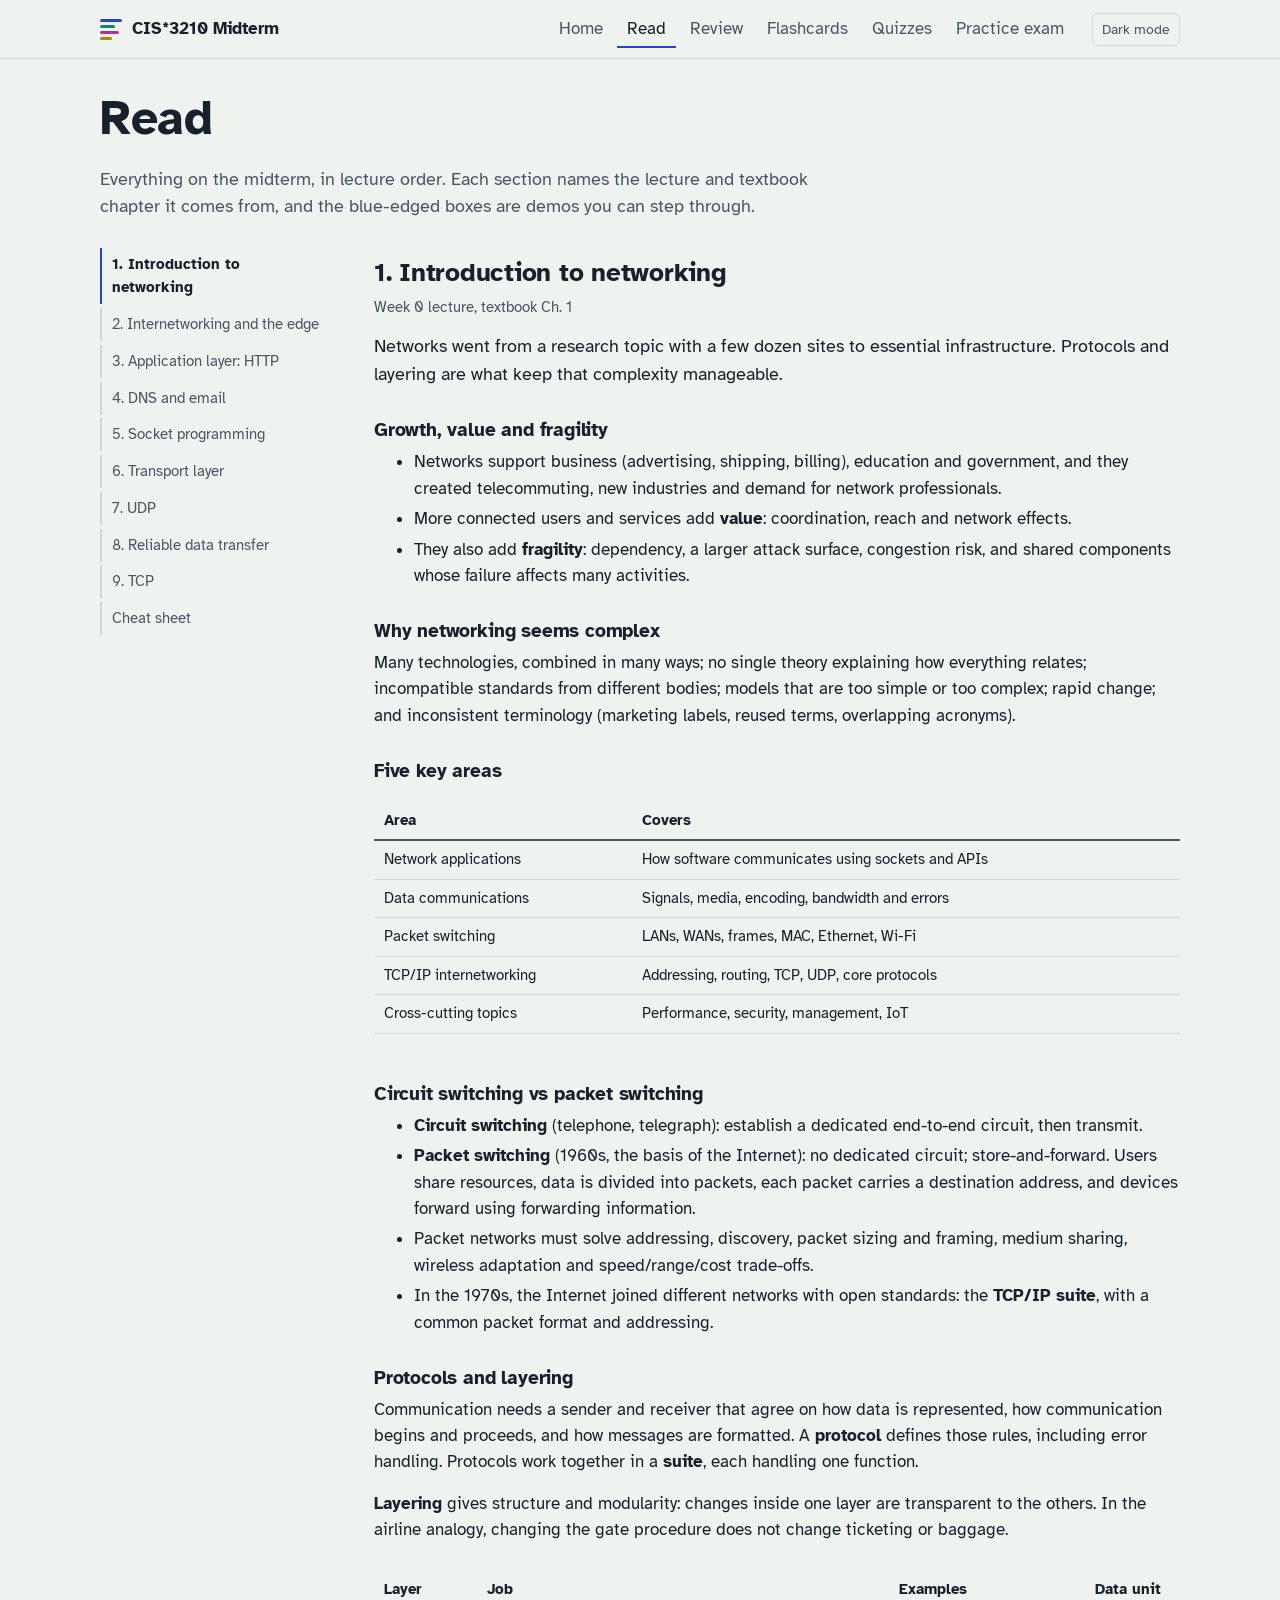
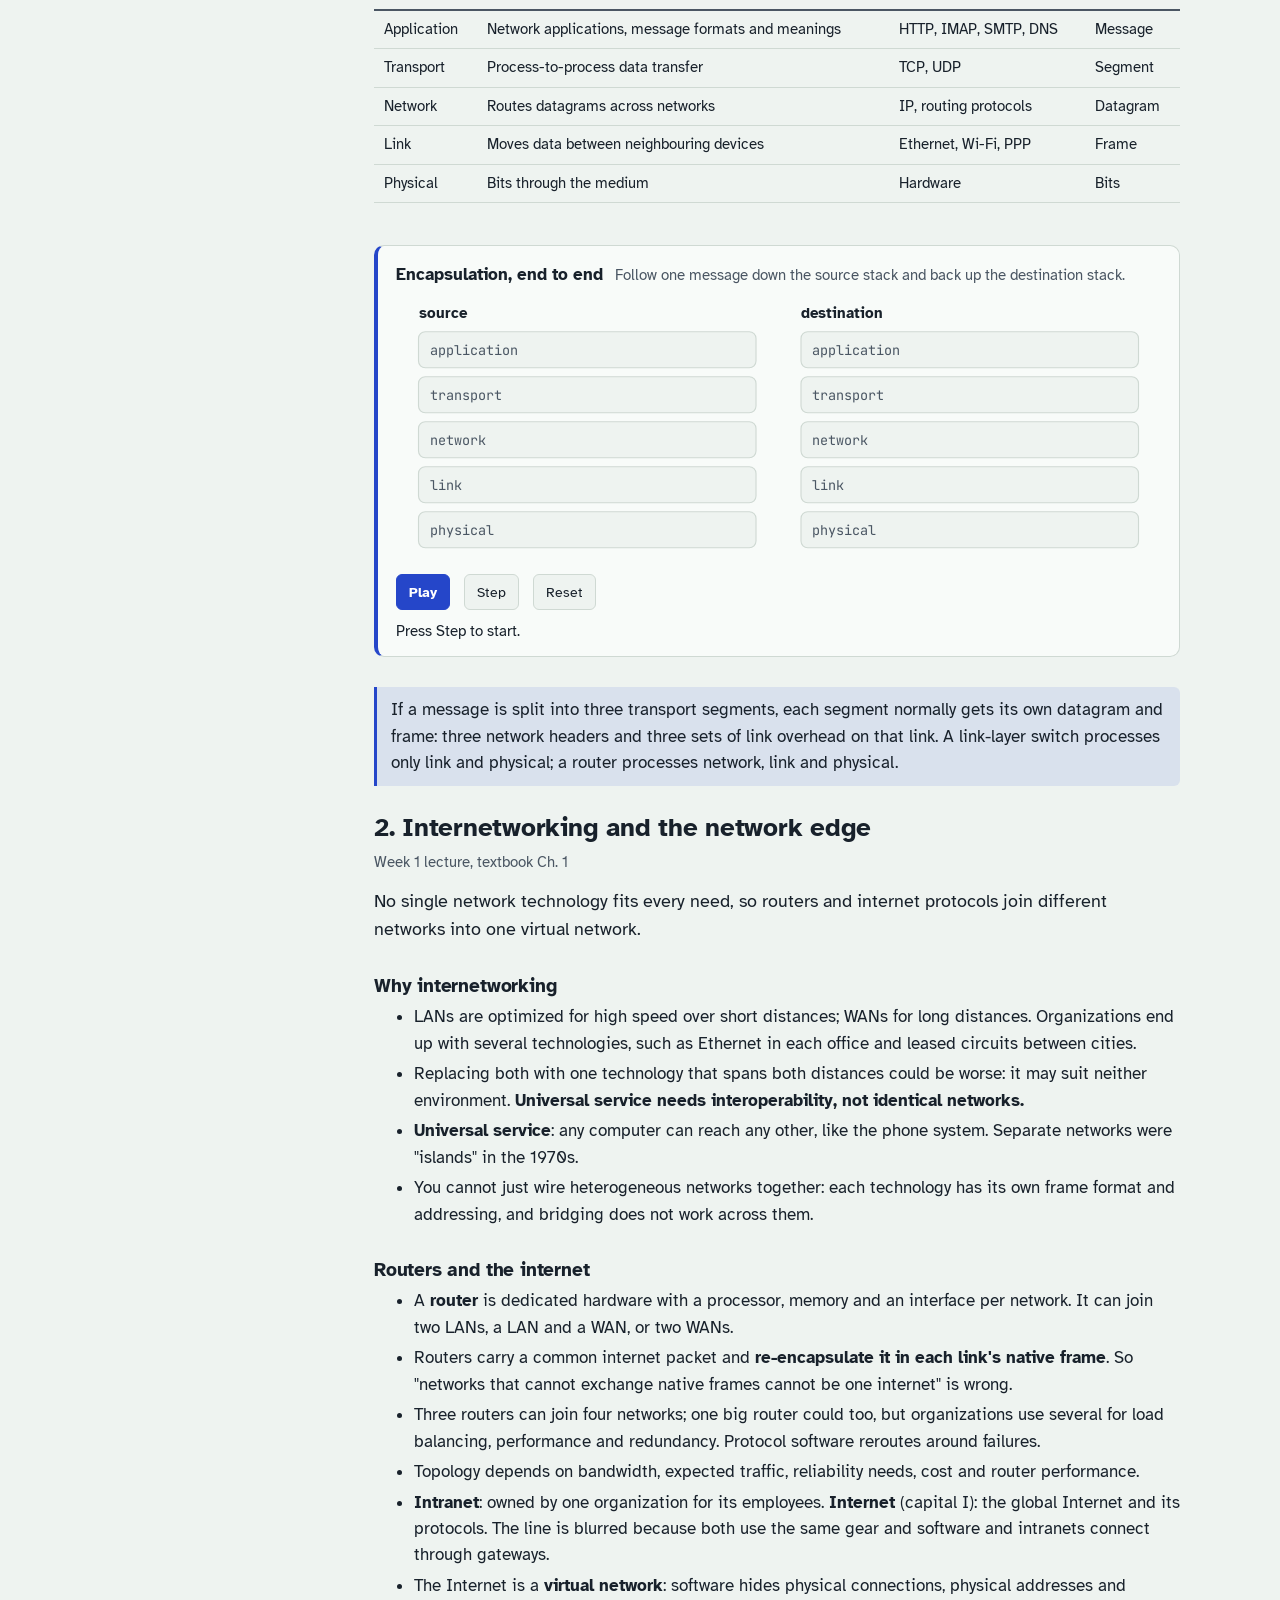
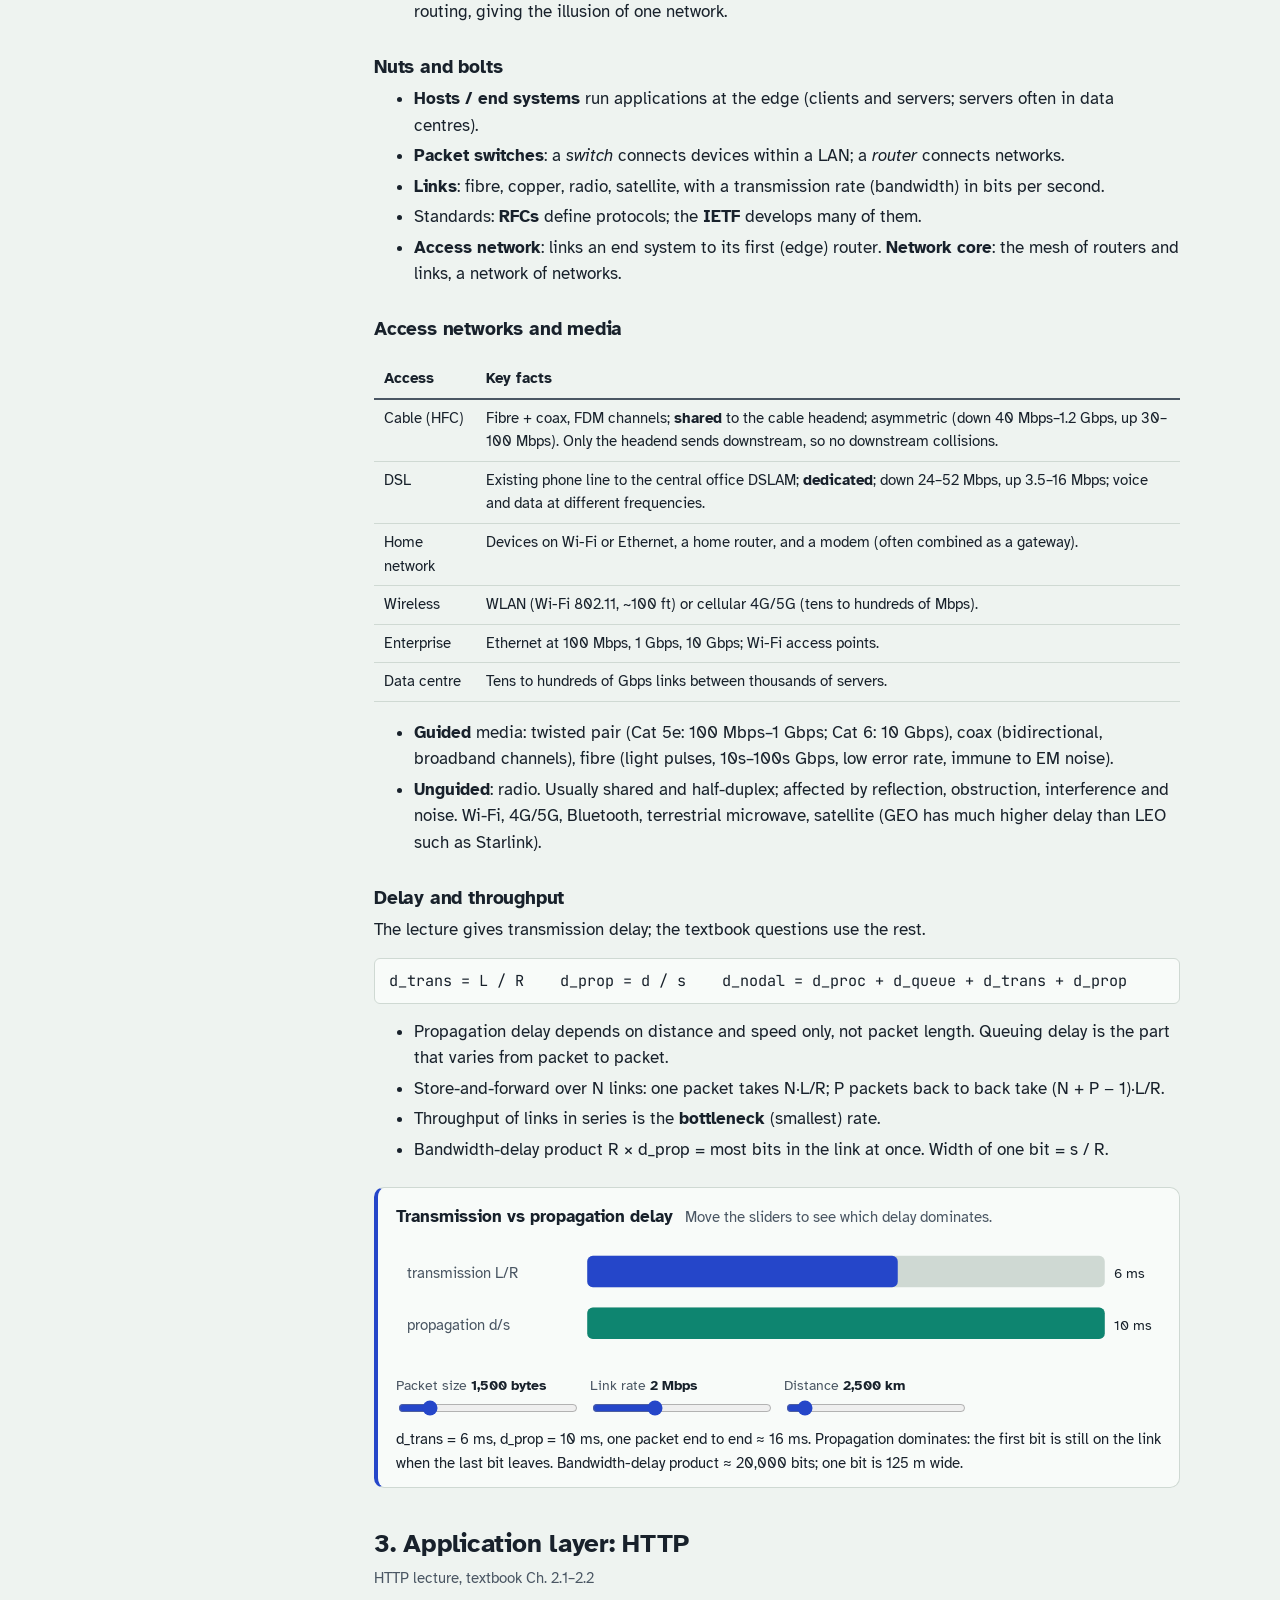
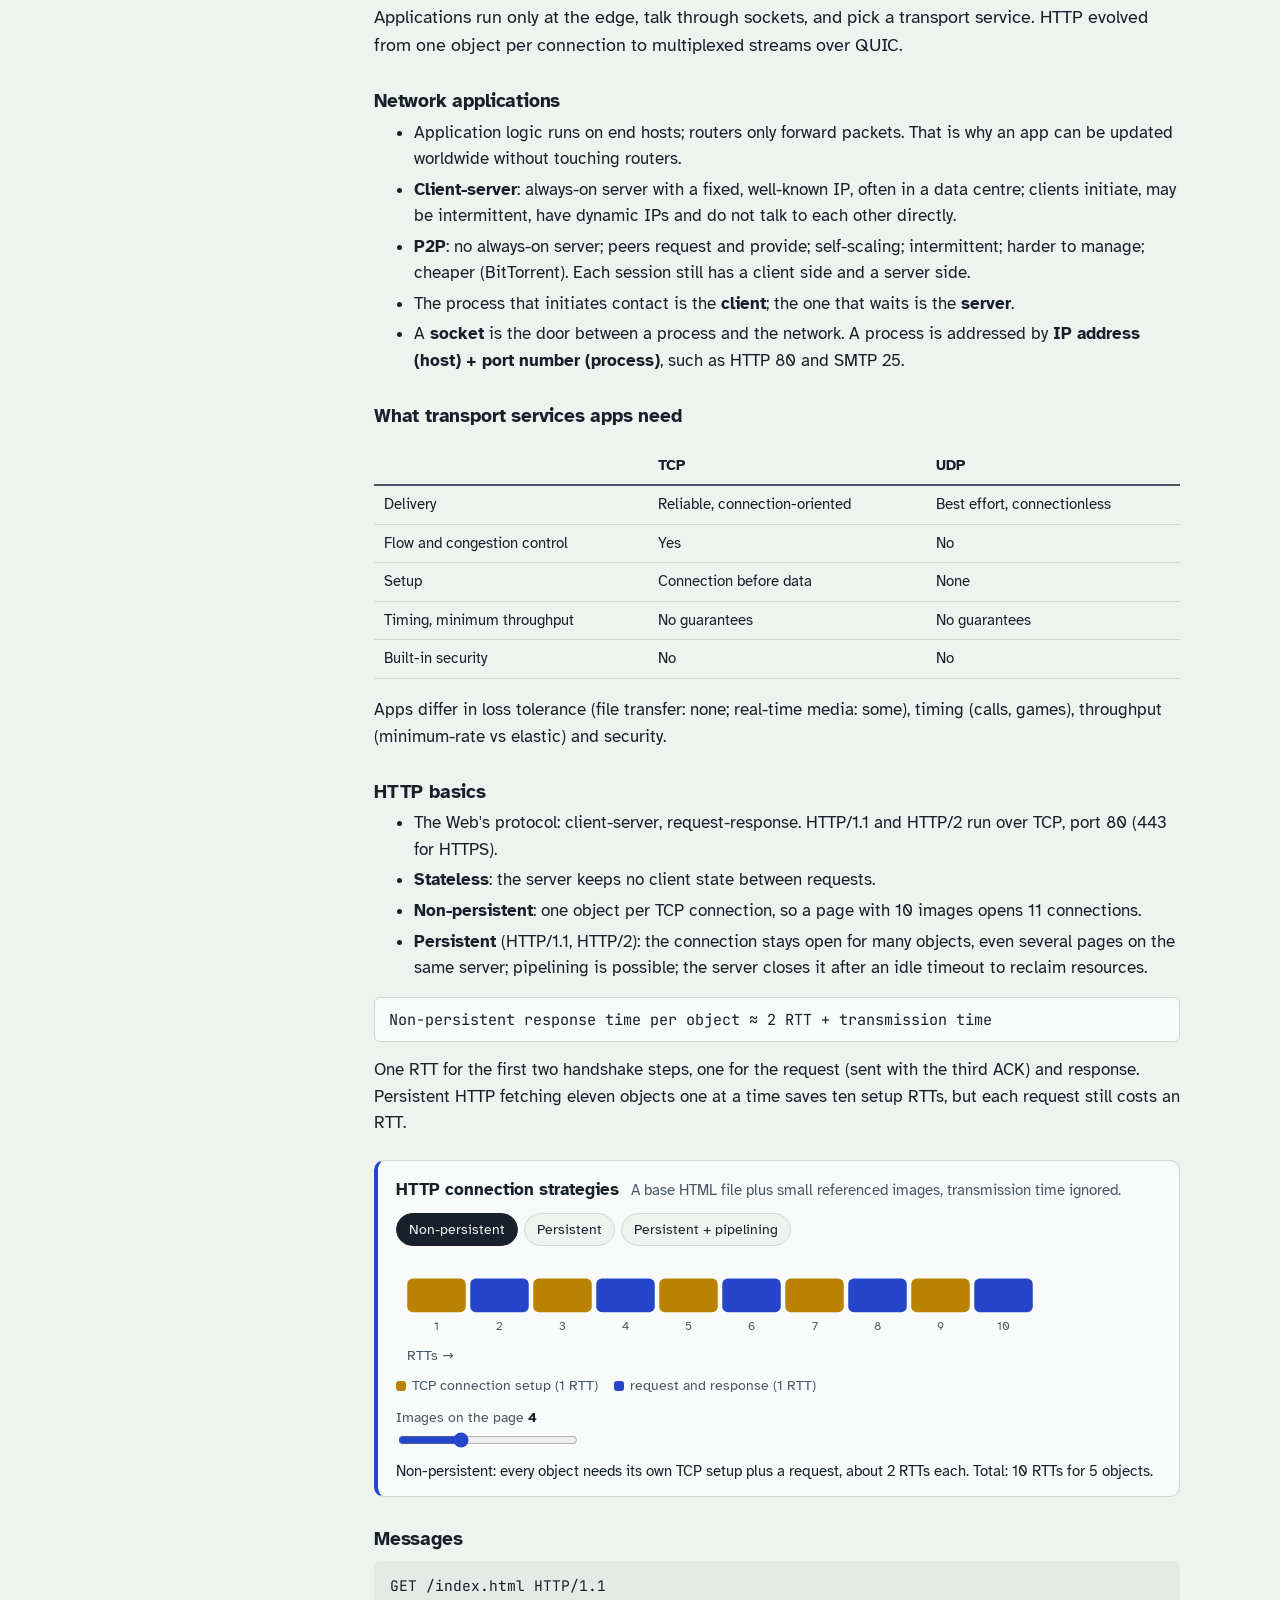
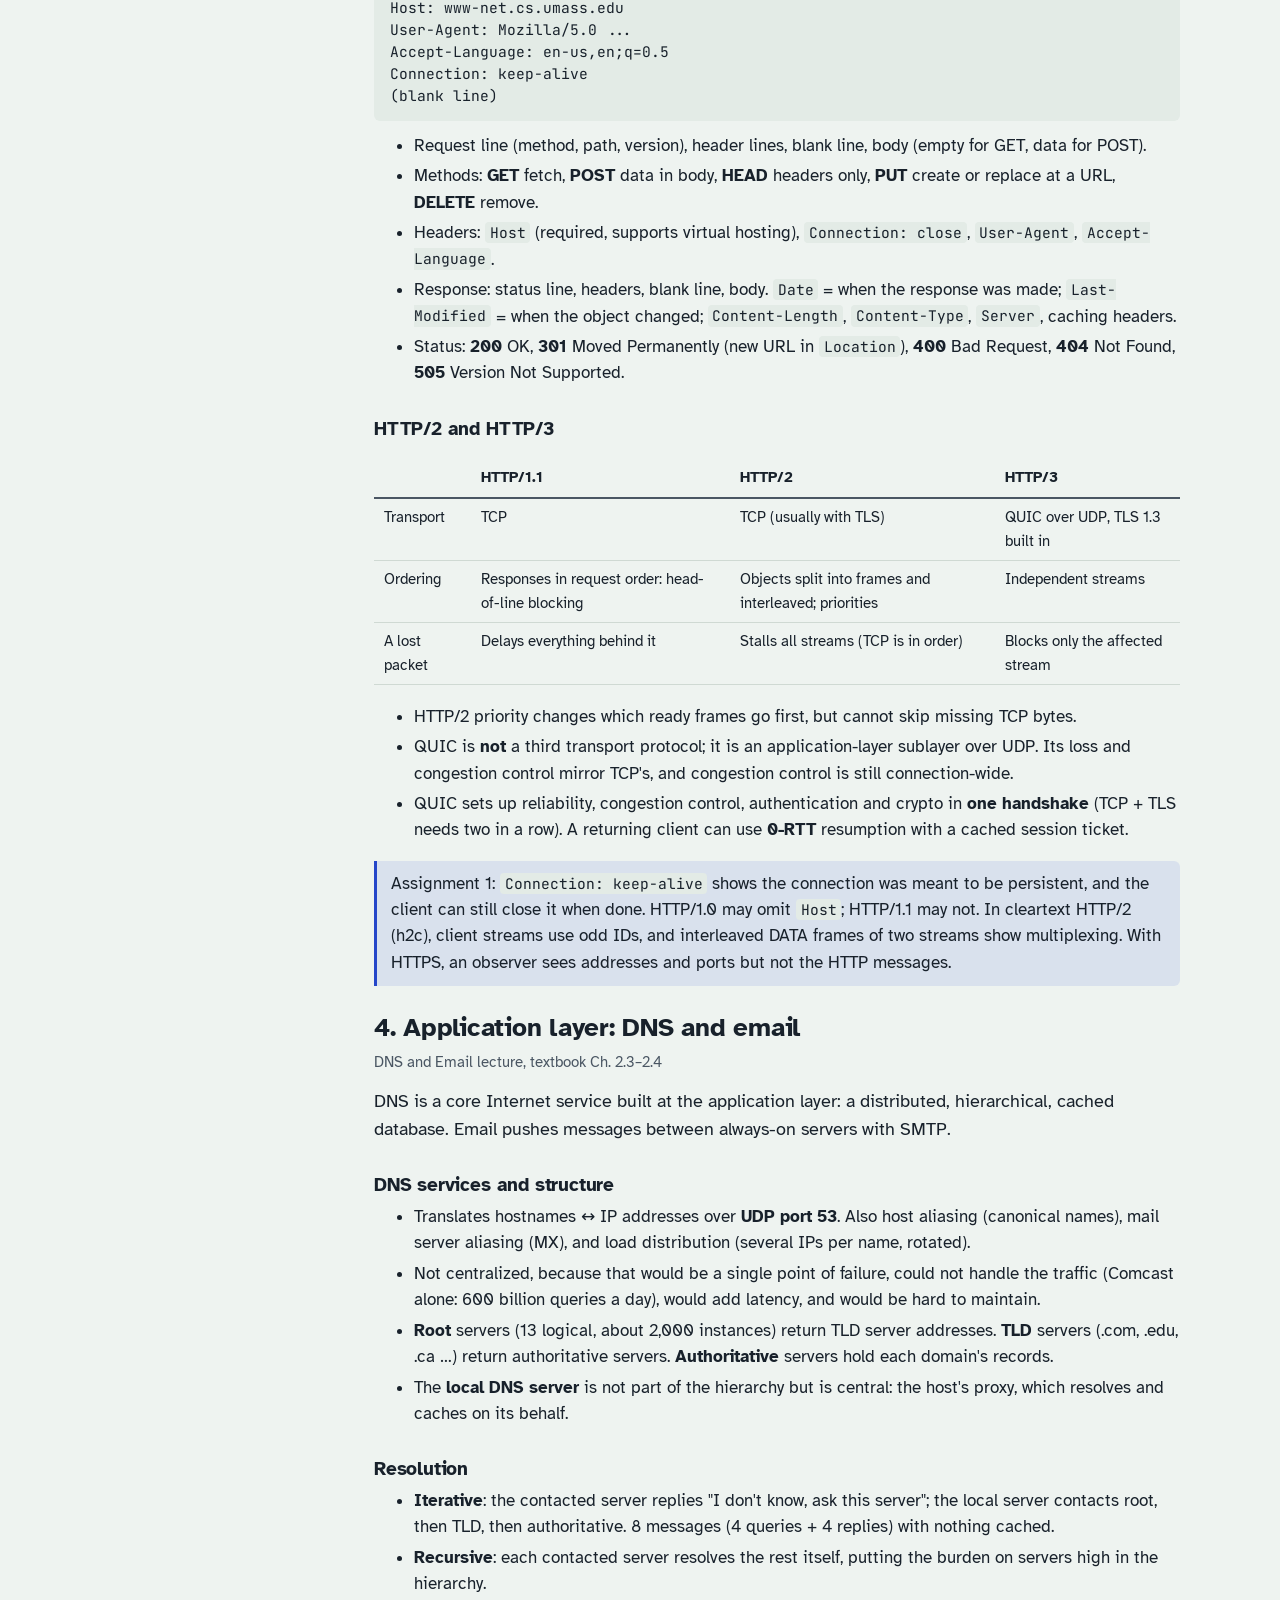
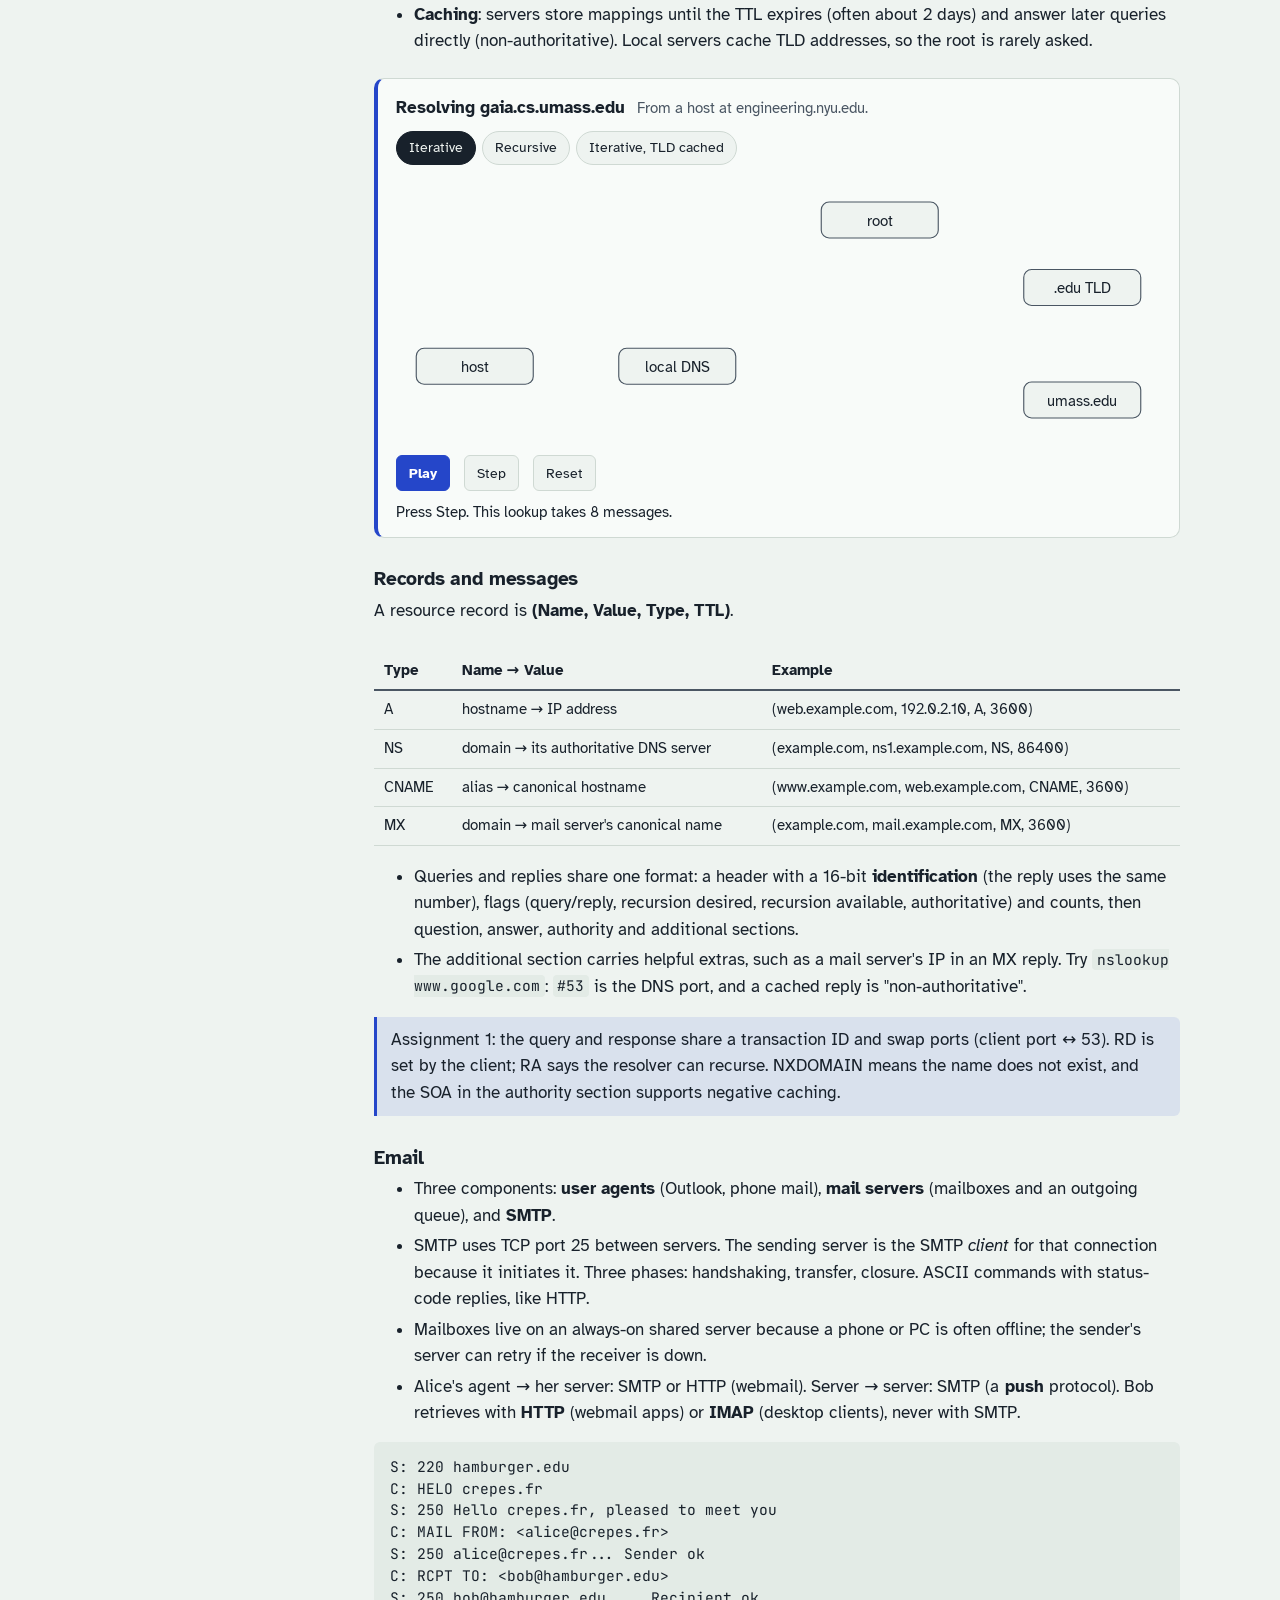
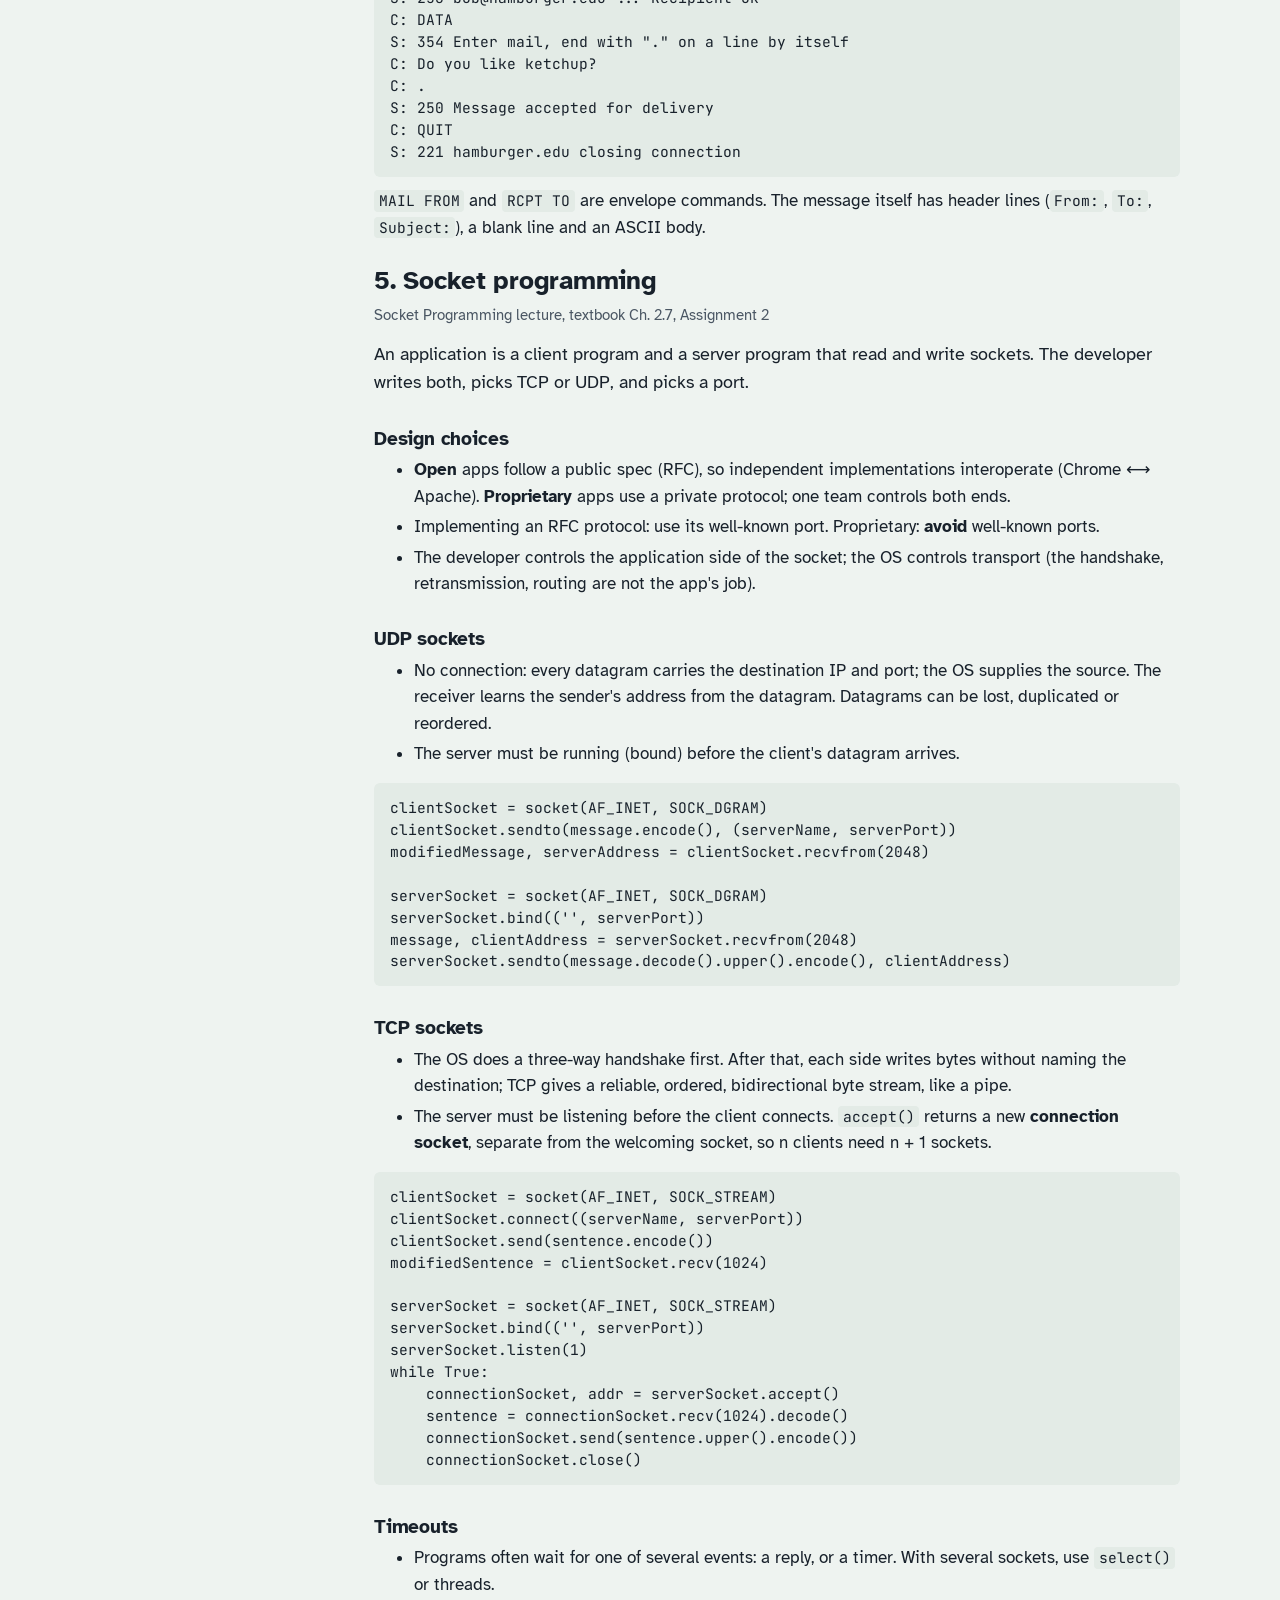
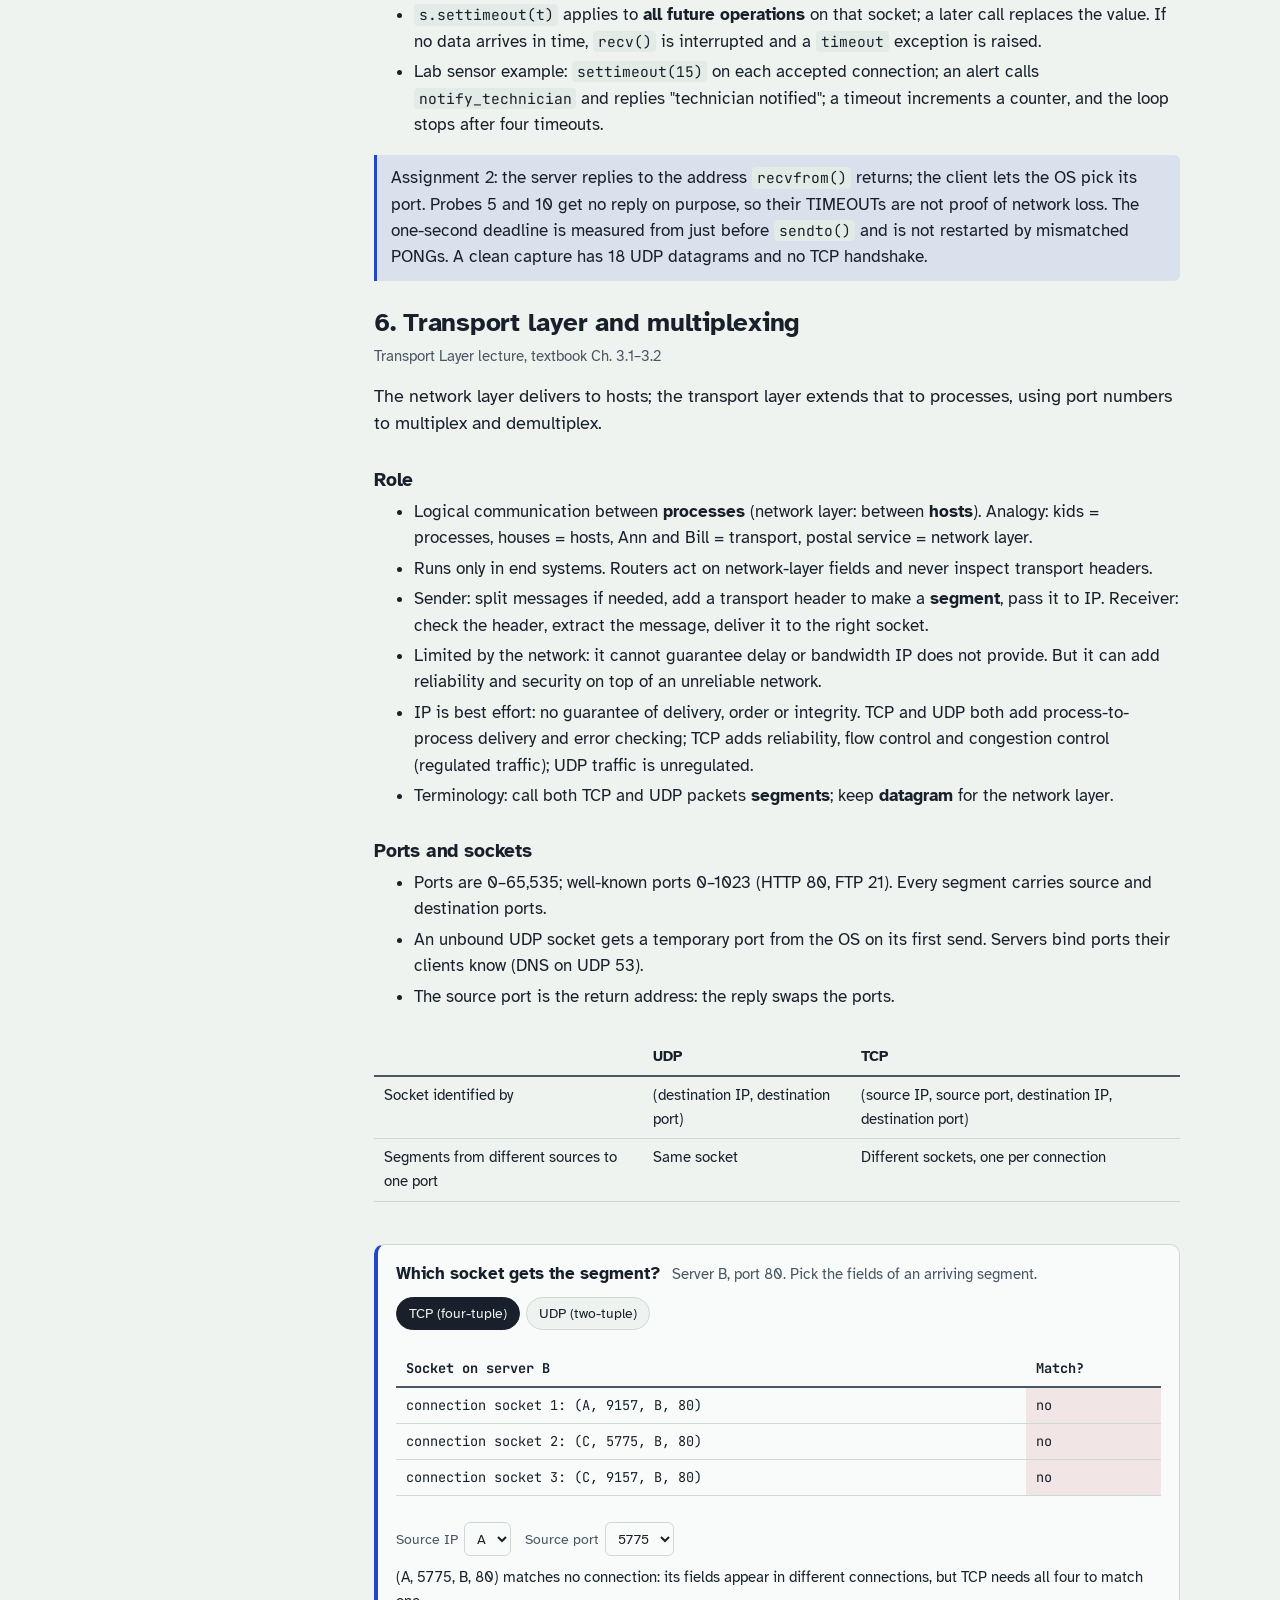
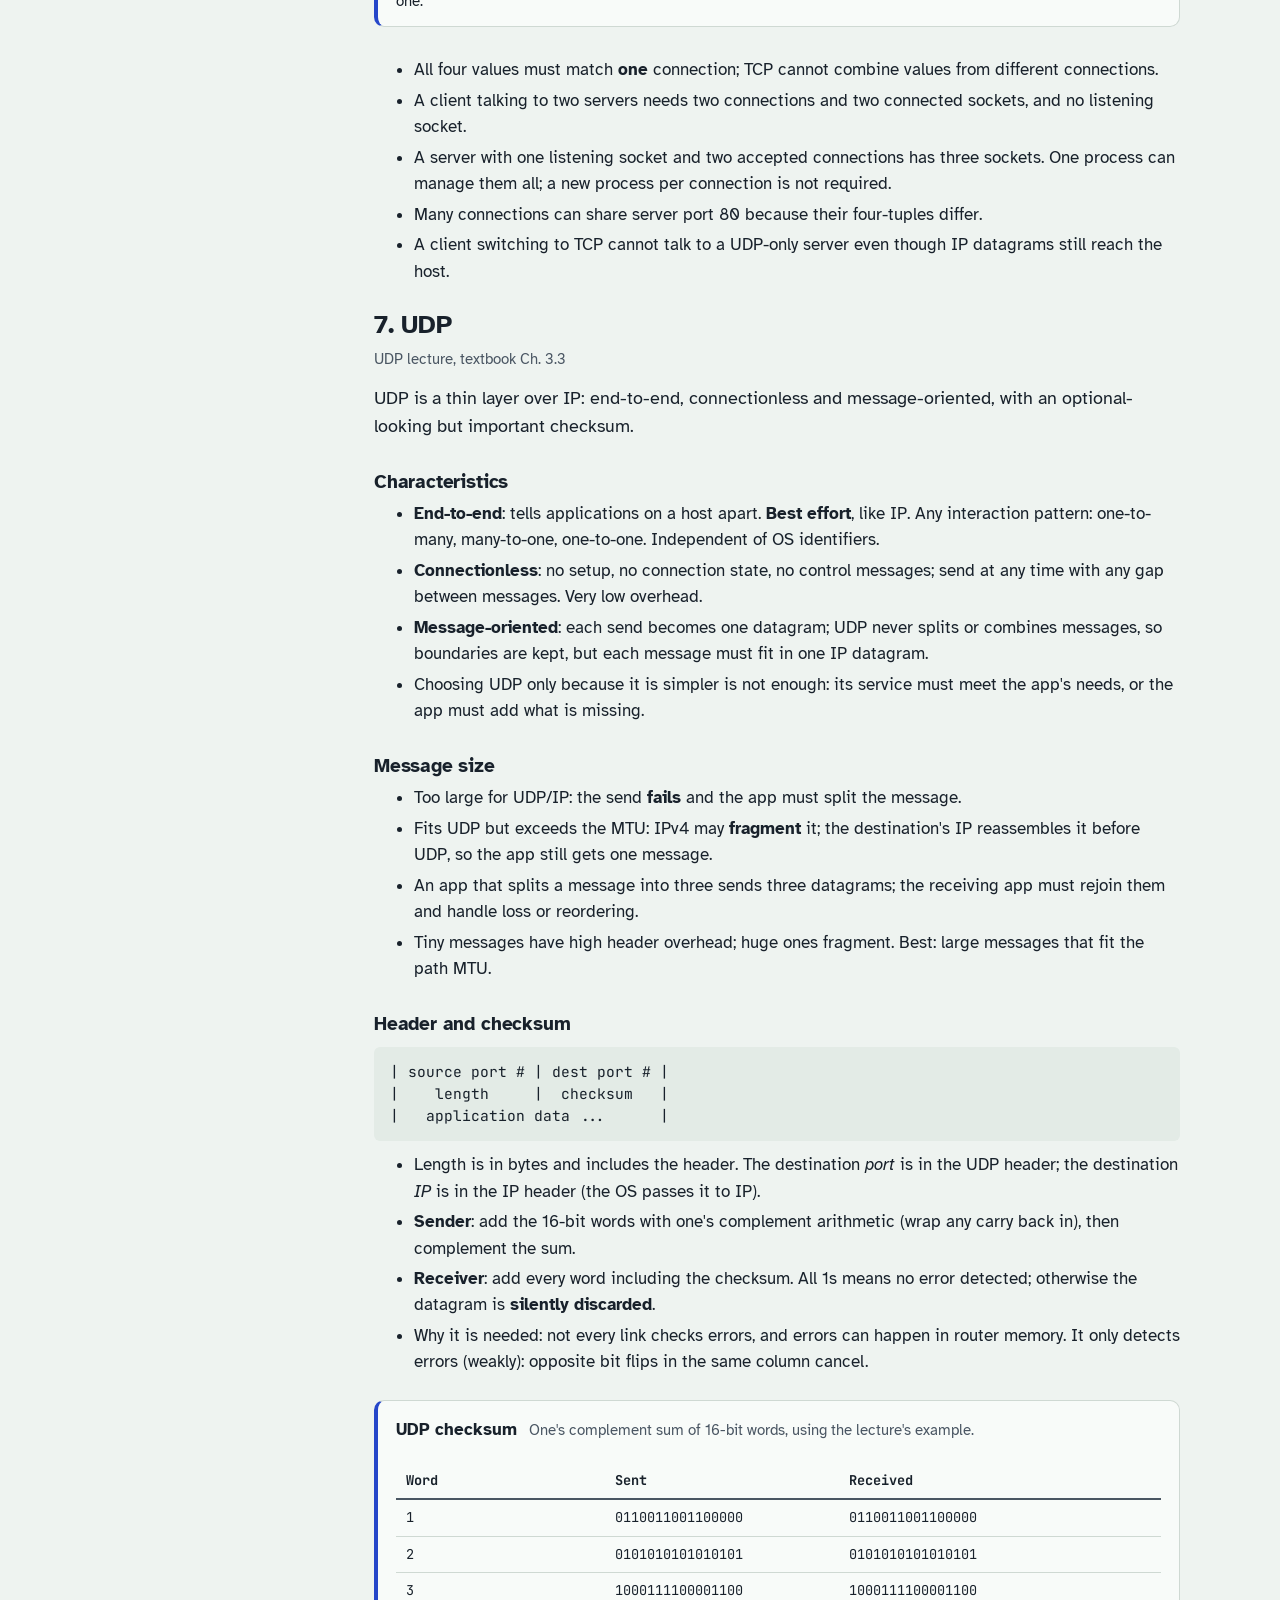
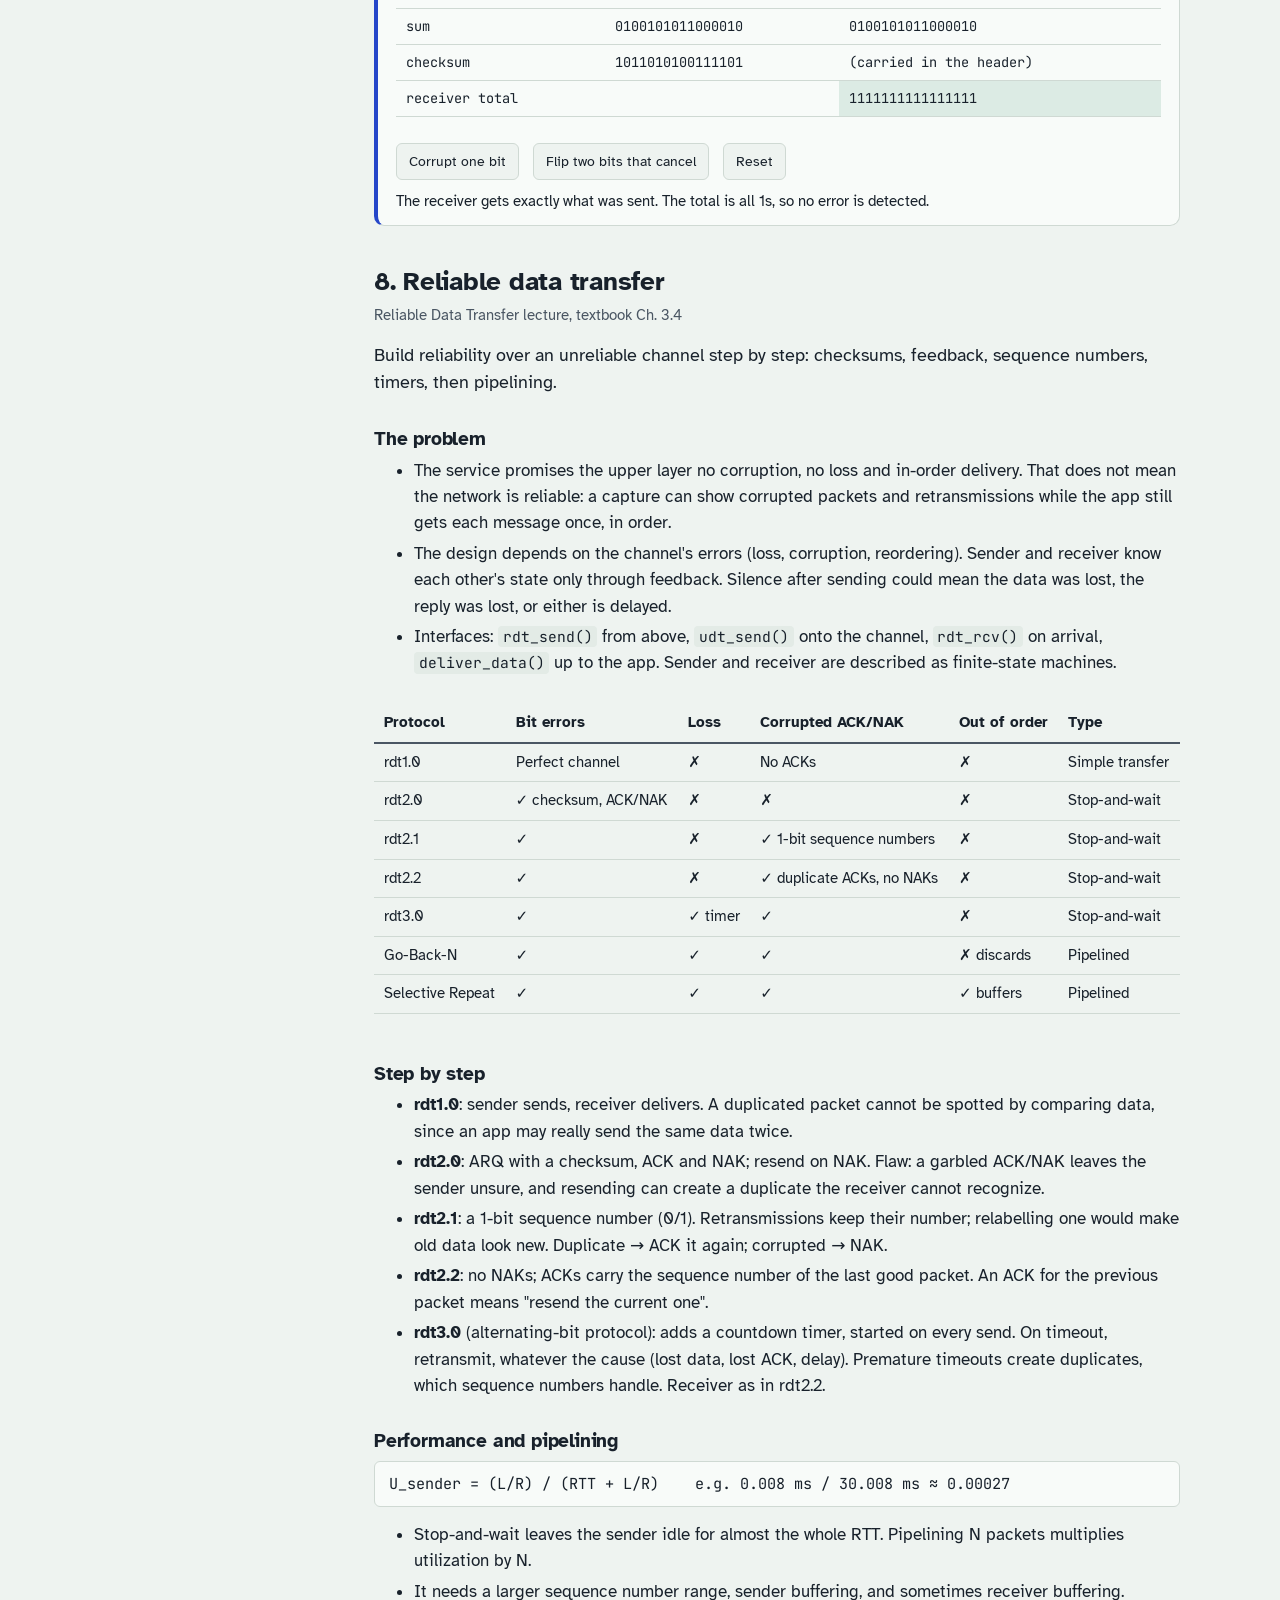
<file: site/read.html>
<!doctype html>
<html lang="en">
<head>
  <meta charset="utf-8">
  <meta name="viewport" content="width=device-width, initial-scale=1">
  <title>Read — CIS*3210 Midterm Study</title>
  <link rel="preconnect" href="https://fonts.googleapis.com">
  <link rel="preconnect" href="https://fonts.gstatic.com" crossorigin>
  <link href="https://fonts.googleapis.com/css2?family=Atkinson+Hyperlegible:wght@400;700&family=JetBrains+Mono:wght@400;600&display=swap" rel="stylesheet">
  <link rel="stylesheet" href="assets/style.css">
  <link rel="icon" href="data:image/svg+xml,%3Csvg xmlns='http://www.w3.org/2000/svg' viewBox='0 0 16 16'%3E%3Crect y='1' width='16' height='2.5' rx='1' fill='%232546c9'/%3E%3Crect y='5' width='11' height='2.5' rx='1' fill='%230e8570'/%3E%3Crect y='9' width='14' height='2.5' rx='1' fill='%23a8378a'/%3E%3Crect y='13' width='8' height='2.5' rx='1' fill='%23b98200'/%3E%3C/svg%3E">
</head>
<body data-page="read">
  <header id="site-header"></header>
  <main>
    <div class="page-head">
      <h1>Read</h1>
      <p>Everything on the midterm, in lecture order. Each section names the lecture and textbook chapter it comes from, and the blue-edged boxes are demos you can step through.</p>
    </div>

    <div class="reading">
      <nav class="toc" aria-label="Sections">
        <ol>
          <li><a href="#intro">1. Introduction to networking</a></li>
          <li><a href="#internet">2. Internetworking and the edge</a></li>
          <li><a href="#http">3. Application layer: HTTP</a></li>
          <li><a href="#dns">4. DNS and email</a></li>
          <li><a href="#sockets">5. Socket programming</a></li>
          <li><a href="#transport">6. Transport layer</a></li>
          <li><a href="#udp">7. UDP</a></li>
          <li><a href="#rdt">8. Reliable data transfer</a></li>
          <li><a href="#tcp">9. TCP</a></li>
          <li><a href="#cheat">Cheat sheet</a></li>
        </ol>
      </nav>

      <article class="article">

<section id="intro">
<h2>1. Introduction to networking</h2>
<p class="source">Week 0 lecture, textbook Ch. 1</p>
<p class="lead">Networks went from a research topic with a few dozen sites to essential infrastructure. Protocols and layering are what keep that complexity manageable.</p>

<h3>Growth, value and fragility</h3>
<ul>
<li>Networks support business (advertising, shipping, billing), education and government, and they created telecommuting, new industries and demand for network professionals.</li>
<li>More connected users and services add <strong>value</strong>: coordination, reach and network effects.</li>
<li>They also add <strong>fragility</strong>: dependency, a larger attack surface, congestion risk, and shared components whose failure affects many activities.</li>
</ul>

<h3>Why networking seems complex</h3>
<p>Many technologies, combined in many ways; no single theory explaining how everything relates; incompatible standards from different bodies; models that are too simple or too complex; rapid change; and inconsistent terminology (marketing labels, reused terms, overlapping acronyms).</p>

<h3>Five key areas</h3>
<div class="table-wrap"><table>
<thead><tr><th>Area</th><th>Covers</th></tr></thead>
<tbody>
<tr><td>Network applications</td><td>How software communicates using sockets and APIs</td></tr>
<tr><td>Data communications</td><td>Signals, media, encoding, bandwidth and errors</td></tr>
<tr><td>Packet switching</td><td>LANs, WANs, frames, MAC, Ethernet, Wi-Fi</td></tr>
<tr><td>TCP/IP internetworking</td><td>Addressing, routing, TCP, UDP, core protocols</td></tr>
<tr><td>Cross-cutting topics</td><td>Performance, security, management, IoT</td></tr>
</tbody></table></div>

<h3>Circuit switching vs packet switching</h3>
<ul>
<li><strong>Circuit switching</strong> (telephone, telegraph): establish a dedicated end-to-end circuit, then transmit.</li>
<li><strong>Packet switching</strong> (1960s, the basis of the Internet): no dedicated circuit; store-and-forward. Users share resources, data is divided into packets, each packet carries a destination address, and devices forward using forwarding information.</li>
<li>Packet networks must solve addressing, discovery, packet sizing and framing, medium sharing, wireless adaptation and speed/range/cost trade-offs.</li>
<li>In the 1970s, the Internet joined different networks with open standards: the <strong>TCP/IP suite</strong>, with a common packet format and addressing.</li>
</ul>

<h3>Protocols and layering</h3>
<p>Communication needs a sender and receiver that agree on how data is represented, how communication begins and proceeds, and how messages are formatted. A <strong>protocol</strong> defines those rules, including error handling. Protocols work together in a <strong>suite</strong>, each handling one function.</p>
<p><strong>Layering</strong> gives structure and modularity: changes inside one layer are transparent to the others. In the airline analogy, changing the gate procedure does not change ticketing or baggage.</p>
<div class="table-wrap"><table>
<thead><tr><th>Layer</th><th>Job</th><th>Examples</th><th>Data unit</th></tr></thead>
<tbody>
<tr><td>Application</td><td>Network applications, message formats and meanings</td><td>HTTP, IMAP, SMTP, DNS</td><td>Message</td></tr>
<tr><td>Transport</td><td>Process-to-process data transfer</td><td>TCP, UDP</td><td>Segment</td></tr>
<tr><td>Network</td><td>Routes datagrams across networks</td><td>IP, routing protocols</td><td>Datagram</td></tr>
<tr><td>Link</td><td>Moves data between neighbouring devices</td><td>Ethernet, Wi-Fi, PPP</td><td>Frame</td></tr>
<tr><td>Physical</td><td>Bits through the medium</td><td>Hardware</td><td>Bits</td></tr>
</tbody></table></div>
<div class="demo" data-demo="encapsulation"></div>
<div class="callout">If a message is split into three transport segments, each segment normally gets its own datagram and frame: three network headers and three sets of link overhead on that link. A link-layer switch processes only link and physical; a router processes network, link and physical.</div>
</section>

<section id="internet">
<h2>2. Internetworking and the network edge</h2>
<p class="source">Week 1 lecture, textbook Ch. 1</p>
<p class="lead">No single network technology fits every need, so routers and internet protocols join different networks into one virtual network.</p>

<h3>Why internetworking</h3>
<ul>
<li>LANs are optimized for high speed over short distances; WANs for long distances. Organizations end up with several technologies, such as Ethernet in each office and leased circuits between cities.</li>
<li>Replacing both with one technology that spans both distances could be worse: it may suit neither environment. <strong>Universal service needs interoperability, not identical networks.</strong></li>
<li><strong>Universal service</strong>: any computer can reach any other, like the phone system. Separate networks were "islands" in the 1970s.</li>
<li>You cannot just wire heterogeneous networks together: each technology has its own frame format and addressing, and bridging does not work across them.</li>
</ul>

<h3>Routers and the internet</h3>
<ul>
<li>A <strong>router</strong> is dedicated hardware with a processor, memory and an interface per network. It can join two LANs, a LAN and a WAN, or two WANs.</li>
<li>Routers carry a common internet packet and <strong>re-encapsulate it in each link's native frame</strong>. So "networks that cannot exchange native frames cannot be one internet" is wrong.</li>
<li>Three routers can join four networks; one big router could too, but organizations use several for load balancing, performance and redundancy. Protocol software reroutes around failures.</li>
<li>Topology depends on bandwidth, expected traffic, reliability needs, cost and router performance.</li>
<li><strong>Intranet</strong>: owned by one organization for its employees. <strong>Internet</strong> (capital I): the global Internet and its protocols. The line is blurred because both use the same gear and software and intranets connect through gateways.</li>
<li>The Internet is a <strong>virtual network</strong>: software hides physical connections, physical addresses and routing, giving the illusion of one network.</li>
</ul>

<h3>Nuts and bolts</h3>
<ul>
<li><strong>Hosts / end systems</strong> run applications at the edge (clients and servers; servers often in data centres).</li>
<li><strong>Packet switches</strong>: a <em>switch</em> connects devices within a LAN; a <em>router</em> connects networks.</li>
<li><strong>Links</strong>: fibre, copper, radio, satellite, with a transmission rate (bandwidth) in bits per second.</li>
<li>Standards: <strong>RFCs</strong> define protocols; the <strong>IETF</strong> develops many of them.</li>
<li><strong>Access network</strong>: links an end system to its first (edge) router. <strong>Network core</strong>: the mesh of routers and links, a network of networks.</li>
</ul>

<h3>Access networks and media</h3>
<div class="table-wrap"><table>
<thead><tr><th>Access</th><th>Key facts</th></tr></thead>
<tbody>
<tr><td>Cable (HFC)</td><td>Fibre + coax, FDM channels; <strong>shared</strong> to the cable headend; asymmetric (down 40 Mbps–1.2 Gbps, up 30–100 Mbps). Only the headend sends downstream, so no downstream collisions.</td></tr>
<tr><td>DSL</td><td>Existing phone line to the central office DSLAM; <strong>dedicated</strong>; down 24–52 Mbps, up 3.5–16 Mbps; voice and data at different frequencies.</td></tr>
<tr><td>Home network</td><td>Devices on Wi-Fi or Ethernet, a home router, and a modem (often combined as a gateway).</td></tr>
<tr><td>Wireless</td><td>WLAN (Wi-Fi 802.11, ~100 ft) or cellular 4G/5G (tens to hundreds of Mbps).</td></tr>
<tr><td>Enterprise</td><td>Ethernet at 100 Mbps, 1 Gbps, 10 Gbps; Wi-Fi access points.</td></tr>
<tr><td>Data centre</td><td>Tens to hundreds of Gbps links between thousands of servers.</td></tr>
</tbody></table></div>
<ul>
<li><strong>Guided</strong> media: twisted pair (Cat 5e: 100 Mbps–1 Gbps; Cat 6: 10 Gbps), coax (bidirectional, broadband channels), fibre (light pulses, 10s–100s Gbps, low error rate, immune to EM noise).</li>
<li><strong>Unguided</strong>: radio. Usually shared and half-duplex; affected by reflection, obstruction, interference and noise. Wi-Fi, 4G/5G, Bluetooth, terrestrial microwave, satellite (GEO has much higher delay than LEO such as Starlink).</li>
</ul>

<h3>Delay and throughput</h3>
<p>The lecture gives transmission delay; the textbook questions use the rest.</p>
<div class="formula">d_trans = L / R &nbsp;&nbsp; d_prop = d / s &nbsp;&nbsp; d_nodal = d_proc + d_queue + d_trans + d_prop</div>
<ul>
<li>Propagation delay depends on distance and speed only, not packet length. Queuing delay is the part that varies from packet to packet.</li>
<li>Store-and-forward over N links: one packet takes N·L/R; P packets back to back take (N + P − 1)·L/R.</li>
<li>Throughput of links in series is the <strong>bottleneck</strong> (smallest) rate.</li>
<li>Bandwidth-delay product R × d_prop = most bits in the link at once. Width of one bit = s / R.</li>
</ul>
<div class="demo" data-demo="delay"></div>
</section>

<section id="http">
<h2>3. Application layer: HTTP</h2>
<p class="source">HTTP lecture, textbook Ch. 2.1–2.2</p>
<p class="lead">Applications run only at the edge, talk through sockets, and pick a transport service. HTTP evolved from one object per connection to multiplexed streams over QUIC.</p>

<h3>Network applications</h3>
<ul>
<li>Application logic runs on end hosts; routers only forward packets. That is why an app can be updated worldwide without touching routers.</li>
<li><strong>Client-server</strong>: always-on server with a fixed, well-known IP, often in a data centre; clients initiate, may be intermittent, have dynamic IPs and do not talk to each other directly.</li>
<li><strong>P2P</strong>: no always-on server; peers request and provide; self-scaling; intermittent; harder to manage; cheaper (BitTorrent). Each session still has a client side and a server side.</li>
<li>The process that initiates contact is the <strong>client</strong>; the one that waits is the <strong>server</strong>.</li>
<li>A <strong>socket</strong> is the door between a process and the network. A process is addressed by <strong>IP address (host) + port number (process)</strong>, such as HTTP 80 and SMTP 25.</li>
</ul>

<h3>What transport services apps need</h3>
<div class="table-wrap"><table>
<thead><tr><th></th><th>TCP</th><th>UDP</th></tr></thead>
<tbody>
<tr><td>Delivery</td><td>Reliable, connection-oriented</td><td>Best effort, connectionless</td></tr>
<tr><td>Flow and congestion control</td><td>Yes</td><td>No</td></tr>
<tr><td>Setup</td><td>Connection before data</td><td>None</td></tr>
<tr><td>Timing, minimum throughput</td><td>No guarantees</td><td>No guarantees</td></tr>
<tr><td>Built-in security</td><td>No</td><td>No</td></tr>
</tbody></table></div>
<p>Apps differ in loss tolerance (file transfer: none; real-time media: some), timing (calls, games), throughput (minimum-rate vs elastic) and security.</p>

<h3>HTTP basics</h3>
<ul>
<li>The Web's protocol: client-server, request-response. HTTP/1.1 and HTTP/2 run over TCP, port 80 (443 for HTTPS).</li>
<li><strong>Stateless</strong>: the server keeps no client state between requests.</li>
<li><strong>Non-persistent</strong>: one object per TCP connection, so a page with 10 images opens 11 connections.</li>
<li><strong>Persistent</strong> (HTTP/1.1, HTTP/2): the connection stays open for many objects, even several pages on the same server; pipelining is possible; the server closes it after an idle timeout to reclaim resources.</li>
</ul>
<div class="formula">Non-persistent response time per object ≈ 2 RTT + transmission time</div>
<p>One RTT for the first two handshake steps, one for the request (sent with the third ACK) and response. Persistent HTTP fetching eleven objects one at a time saves ten setup RTTs, but each request still costs an RTT.</p>
<div class="demo" data-demo="http"></div>

<h3>Messages</h3>
<pre><code>GET /index.html HTTP/1.1
Host: www-net.cs.umass.edu
User-Agent: Mozilla/5.0 ...
Accept-Language: en-us,en;q=0.5
Connection: keep-alive
(blank line)</code></pre>
<ul>
<li>Request line (method, path, version), header lines, blank line, body (empty for GET, data for POST).</li>
<li>Methods: <strong>GET</strong> fetch, <strong>POST</strong> data in body, <strong>HEAD</strong> headers only, <strong>PUT</strong> create or replace at a URL, <strong>DELETE</strong> remove.</li>
<li>Headers: <code>Host</code> (required, supports virtual hosting), <code>Connection: close</code>, <code>User-Agent</code>, <code>Accept-Language</code>.</li>
<li>Response: status line, headers, blank line, body. <code>Date</code> = when the response was made; <code>Last-Modified</code> = when the object changed; <code>Content-Length</code>, <code>Content-Type</code>, <code>Server</code>, caching headers.</li>
<li>Status: <strong>200</strong> OK, <strong>301</strong> Moved Permanently (new URL in <code>Location</code>), <strong>400</strong> Bad Request, <strong>404</strong> Not Found, <strong>505</strong> Version Not Supported.</li>
</ul>

<h3>HTTP/2 and HTTP/3</h3>
<div class="table-wrap"><table>
<thead><tr><th></th><th>HTTP/1.1</th><th>HTTP/2</th><th>HTTP/3</th></tr></thead>
<tbody>
<tr><td>Transport</td><td>TCP</td><td>TCP (usually with TLS)</td><td>QUIC over UDP, TLS 1.3 built in</td></tr>
<tr><td>Ordering</td><td>Responses in request order: head-of-line blocking</td><td>Objects split into frames and interleaved; priorities</td><td>Independent streams</td></tr>
<tr><td>A lost packet</td><td>Delays everything behind it</td><td>Stalls all streams (TCP is in order)</td><td>Blocks only the affected stream</td></tr>
</tbody></table></div>
<ul>
<li>HTTP/2 priority changes which ready frames go first, but cannot skip missing TCP bytes.</li>
<li>QUIC is <strong>not</strong> a third transport protocol; it is an application-layer sublayer over UDP. Its loss and congestion control mirror TCP's, and congestion control is still connection-wide.</li>
<li>QUIC sets up reliability, congestion control, authentication and crypto in <strong>one handshake</strong> (TCP + TLS needs two in a row). A returning client can use <strong>0-RTT</strong> resumption with a cached session ticket.</li>
</ul>
<div class="callout">Assignment 1: <code>Connection: keep-alive</code> shows the connection was meant to be persistent, and the client can still close it when done. HTTP/1.0 may omit <code>Host</code>; HTTP/1.1 may not. In cleartext HTTP/2 (h2c), client streams use odd IDs, and interleaved DATA frames of two streams show multiplexing. With HTTPS, an observer sees addresses and ports but not the HTTP messages.</div>
</section>

<section id="dns">
<h2>4. Application layer: DNS and email</h2>
<p class="source">DNS and Email lecture, textbook Ch. 2.3–2.4</p>
<p class="lead">DNS is a core Internet service built at the application layer: a distributed, hierarchical, cached database. Email pushes messages between always-on servers with SMTP.</p>

<h3>DNS services and structure</h3>
<ul>
<li>Translates hostnames ↔ IP addresses over <strong>UDP port 53</strong>. Also host aliasing (canonical names), mail server aliasing (MX), and load distribution (several IPs per name, rotated).</li>
<li>Not centralized, because that would be a single point of failure, could not handle the traffic (Comcast alone: 600 billion queries a day), would add latency, and would be hard to maintain.</li>
<li><strong>Root</strong> servers (13 logical, about 2,000 instances) return TLD server addresses. <strong>TLD</strong> servers (.com, .edu, .ca …) return authoritative servers. <strong>Authoritative</strong> servers hold each domain's records.</li>
<li>The <strong>local DNS server</strong> is not part of the hierarchy but is central: the host's proxy, which resolves and caches on its behalf.</li>
</ul>

<h3>Resolution</h3>
<ul>
<li><strong>Iterative</strong>: the contacted server replies "I don't know, ask this server"; the local server contacts root, then TLD, then authoritative. 8 messages (4 queries + 4 replies) with nothing cached.</li>
<li><strong>Recursive</strong>: each contacted server resolves the rest itself, putting the burden on servers high in the hierarchy.</li>
<li><strong>Caching</strong>: servers store mappings until the TTL expires (often about 2 days) and answer later queries directly (non-authoritative). Local servers cache TLD addresses, so the root is rarely asked.</li>
</ul>
<div class="demo" data-demo="dns"></div>

<h3>Records and messages</h3>
<p>A resource record is <strong>(Name, Value, Type, TTL)</strong>.</p>
<div class="table-wrap"><table>
<thead><tr><th>Type</th><th>Name → Value</th><th>Example</th></tr></thead>
<tbody>
<tr><td>A</td><td>hostname → IP address</td><td>(web.example.com, 192.0.2.10, A, 3600)</td></tr>
<tr><td>NS</td><td>domain → its authoritative DNS server</td><td>(example.com, ns1.example.com, NS, 86400)</td></tr>
<tr><td>CNAME</td><td>alias → canonical hostname</td><td>(www.example.com, web.example.com, CNAME, 3600)</td></tr>
<tr><td>MX</td><td>domain → mail server's canonical name</td><td>(example.com, mail.example.com, MX, 3600)</td></tr>
</tbody></table></div>
<ul>
<li>Queries and replies share one format: a header with a 16-bit <strong>identification</strong> (the reply uses the same number), flags (query/reply, recursion desired, recursion available, authoritative) and counts, then question, answer, authority and additional sections.</li>
<li>The additional section carries helpful extras, such as a mail server's IP in an MX reply. Try <code>nslookup www.google.com</code>: <code>#53</code> is the DNS port, and a cached reply is "non-authoritative".</li>
</ul>
<div class="callout">Assignment 1: the query and response share a transaction ID and swap ports (client port ↔ 53). RD is set by the client; RA says the resolver can recurse. NXDOMAIN means the name does not exist, and the SOA in the authority section supports negative caching.</div>

<h3>Email</h3>
<ul>
<li>Three components: <strong>user agents</strong> (Outlook, phone mail), <strong>mail servers</strong> (mailboxes and an outgoing queue), and <strong>SMTP</strong>.</li>
<li>SMTP uses TCP port 25 between servers. The sending server is the SMTP <em>client</em> for that connection because it initiates it. Three phases: handshaking, transfer, closure. ASCII commands with status-code replies, like HTTP.</li>
<li>Mailboxes live on an always-on shared server because a phone or PC is often offline; the sender's server can retry if the receiver is down.</li>
<li>Alice's agent → her server: SMTP or HTTP (webmail). Server → server: SMTP (a <strong>push</strong> protocol). Bob retrieves with <strong>HTTP</strong> (webmail apps) or <strong>IMAP</strong> (desktop clients), never with SMTP.</li>
</ul>
<pre><code>S: 220 hamburger.edu
C: HELO crepes.fr
S: 250 Hello crepes.fr, pleased to meet you
C: MAIL FROM: &lt;alice@crepes.fr&gt;
S: 250 alice@crepes.fr... Sender ok
C: RCPT TO: &lt;bob@hamburger.edu&gt;
S: 250 bob@hamburger.edu ... Recipient ok
C: DATA
S: 354 Enter mail, end with "." on a line by itself
C: Do you like ketchup?
C: .
S: 250 Message accepted for delivery
C: QUIT
S: 221 hamburger.edu closing connection</code></pre>
<p><code>MAIL FROM</code> and <code>RCPT TO</code> are envelope commands. The message itself has header lines (<code>From:</code>, <code>To:</code>, <code>Subject:</code>), a blank line and an ASCII body.</p>
</section>

<section id="sockets">
<h2>5. Socket programming</h2>
<p class="source">Socket Programming lecture, textbook Ch. 2.7, Assignment 2</p>
<p class="lead">An application is a client program and a server program that read and write sockets. The developer writes both, picks TCP or UDP, and picks a port.</p>

<h3>Design choices</h3>
<ul>
<li><strong>Open</strong> apps follow a public spec (RFC), so independent implementations interoperate (Chrome ⟷ Apache). <strong>Proprietary</strong> apps use a private protocol; one team controls both ends.</li>
<li>Implementing an RFC protocol: use its well-known port. Proprietary: <strong>avoid</strong> well-known ports.</li>
<li>The developer controls the application side of the socket; the OS controls transport (the handshake, retransmission, routing are not the app's job).</li>
</ul>

<h3>UDP sockets</h3>
<ul>
<li>No connection: every datagram carries the destination IP and port; the OS supplies the source. The receiver learns the sender's address from the datagram. Datagrams can be lost, duplicated or reordered.</li>
<li>The server must be running (bound) before the client's datagram arrives.</li>
</ul>
<pre><code>clientSocket = socket(AF_INET, SOCK_DGRAM)
clientSocket.sendto(message.encode(), (serverName, serverPort))
modifiedMessage, serverAddress = clientSocket.recvfrom(2048)

serverSocket = socket(AF_INET, SOCK_DGRAM)
serverSocket.bind(('', serverPort))
message, clientAddress = serverSocket.recvfrom(2048)
serverSocket.sendto(message.decode().upper().encode(), clientAddress)</code></pre>

<h3>TCP sockets</h3>
<ul>
<li>The OS does a three-way handshake first. After that, each side writes bytes without naming the destination; TCP gives a reliable, ordered, bidirectional byte stream, like a pipe.</li>
<li>The server must be listening before the client connects. <code>accept()</code> returns a new <strong>connection socket</strong>, separate from the welcoming socket, so n clients need n + 1 sockets.</li>
</ul>
<pre><code>clientSocket = socket(AF_INET, SOCK_STREAM)
clientSocket.connect((serverName, serverPort))
clientSocket.send(sentence.encode())
modifiedSentence = clientSocket.recv(1024)

serverSocket = socket(AF_INET, SOCK_STREAM)
serverSocket.bind(('', serverPort))
serverSocket.listen(1)
while True:
    connectionSocket, addr = serverSocket.accept()
    sentence = connectionSocket.recv(1024).decode()
    connectionSocket.send(sentence.upper().encode())
    connectionSocket.close()</code></pre>

<h3>Timeouts</h3>
<ul>
<li>Programs often wait for one of several events: a reply, or a timer. With several sockets, use <code>select()</code> or threads.</li>
<li><code>s.settimeout(t)</code> applies to <strong>all future operations</strong> on that socket; a later call replaces the value. If no data arrives in time, <code>recv()</code> is interrupted and a <code>timeout</code> exception is raised.</li>
<li>Lab sensor example: <code>settimeout(15)</code> on each accepted connection; an alert calls <code>notify_technician</code> and replies "technician notified"; a timeout increments a counter, and the loop stops after four timeouts.</li>
</ul>
<div class="callout">Assignment 2: the server replies to the address <code>recvfrom()</code> returns; the client lets the OS pick its port. Probes 5 and 10 get no reply on purpose, so their TIMEOUTs are not proof of network loss. The one-second deadline is measured from just before <code>sendto()</code> and is not restarted by mismatched PONGs. A clean capture has 18 UDP datagrams and no TCP handshake.</div>
</section>

<section id="transport">
<h2>6. Transport layer and multiplexing</h2>
<p class="source">Transport Layer lecture, textbook Ch. 3.1–3.2</p>
<p class="lead">The network layer delivers to hosts; the transport layer extends that to processes, using port numbers to multiplex and demultiplex.</p>

<h3>Role</h3>
<ul>
<li>Logical communication between <strong>processes</strong> (network layer: between <strong>hosts</strong>). Analogy: kids = processes, houses = hosts, Ann and Bill = transport, postal service = network layer.</li>
<li>Runs only in end systems. Routers act on network-layer fields and never inspect transport headers.</li>
<li>Sender: split messages if needed, add a transport header to make a <strong>segment</strong>, pass it to IP. Receiver: check the header, extract the message, deliver it to the right socket.</li>
<li>Limited by the network: it cannot guarantee delay or bandwidth IP does not provide. But it can add reliability and security on top of an unreliable network.</li>
<li>IP is best effort: no guarantee of delivery, order or integrity. TCP and UDP both add process-to-process delivery and error checking; TCP adds reliability, flow control and congestion control (regulated traffic); UDP traffic is unregulated.</li>
<li>Terminology: call both TCP and UDP packets <strong>segments</strong>; keep <strong>datagram</strong> for the network layer.</li>
</ul>

<h3>Ports and sockets</h3>
<ul>
<li>Ports are 0–65,535; well-known ports 0–1023 (HTTP 80, FTP 21). Every segment carries source and destination ports.</li>
<li>An unbound UDP socket gets a temporary port from the OS on its first send. Servers bind ports their clients know (DNS on UDP 53).</li>
<li>The source port is the return address: the reply swaps the ports.</li>
</ul>
<div class="table-wrap"><table>
<thead><tr><th></th><th>UDP</th><th>TCP</th></tr></thead>
<tbody>
<tr><td>Socket identified by</td><td>(destination IP, destination port)</td><td>(source IP, source port, destination IP, destination port)</td></tr>
<tr><td>Segments from different sources to one port</td><td>Same socket</td><td>Different sockets, one per connection</td></tr>
</tbody></table></div>
<div class="demo" data-demo="demux"></div>
<ul>
<li>All four values must match <strong>one</strong> connection; TCP cannot combine values from different connections.</li>
<li>A client talking to two servers needs two connections and two connected sockets, and no listening socket.</li>
<li>A server with one listening socket and two accepted connections has three sockets. One process can manage them all; a new process per connection is not required.</li>
<li>Many connections can share server port 80 because their four-tuples differ.</li>
<li>A client switching to TCP cannot talk to a UDP-only server even though IP datagrams still reach the host.</li>
</ul>
</section>

<section id="udp">
<h2>7. UDP</h2>
<p class="source">UDP lecture, textbook Ch. 3.3</p>
<p class="lead">UDP is a thin layer over IP: end-to-end, connectionless and message-oriented, with an optional-looking but important checksum.</p>

<h3>Characteristics</h3>
<ul>
<li><strong>End-to-end</strong>: tells applications on a host apart. <strong>Best effort</strong>, like IP. Any interaction pattern: one-to-many, many-to-one, one-to-one. Independent of OS identifiers.</li>
<li><strong>Connectionless</strong>: no setup, no connection state, no control messages; send at any time with any gap between messages. Very low overhead.</li>
<li><strong>Message-oriented</strong>: each send becomes one datagram; UDP never splits or combines messages, so boundaries are kept, but each message must fit in one IP datagram.</li>
<li>Choosing UDP only because it is simpler is not enough: its service must meet the app's needs, or the app must add what is missing.</li>
</ul>

<h3>Message size</h3>
<ul>
<li>Too large for UDP/IP: the send <strong>fails</strong> and the app must split the message.</li>
<li>Fits UDP but exceeds the MTU: IPv4 may <strong>fragment</strong> it; the destination's IP reassembles it before UDP, so the app still gets one message.</li>
<li>An app that splits a message into three sends three datagrams; the receiving app must rejoin them and handle loss or reordering.</li>
<li>Tiny messages have high header overhead; huge ones fragment. Best: large messages that fit the path MTU.</li>
</ul>

<h3>Header and checksum</h3>
<pre><code>| source port # | dest port # |
|    length     |  checksum   |
|   application data ...      |</code></pre>
<ul>
<li>Length is in bytes and includes the header. The destination <em>port</em> is in the UDP header; the destination <em>IP</em> is in the IP header (the OS passes it to IP).</li>
<li><strong>Sender</strong>: add the 16-bit words with one's complement arithmetic (wrap any carry back in), then complement the sum.</li>
<li><strong>Receiver</strong>: add every word including the checksum. All 1s means no error detected; otherwise the datagram is <strong>silently discarded</strong>.</li>
<li>Why it is needed: not every link checks errors, and errors can happen in router memory. It only detects errors (weakly): opposite bit flips in the same column cancel.</li>
</ul>
<div class="demo" data-demo="checksum"></div>
</section>

<section id="rdt">
<h2>8. Reliable data transfer</h2>
<p class="source">Reliable Data Transfer lecture, textbook Ch. 3.4</p>
<p class="lead">Build reliability over an unreliable channel step by step: checksums, feedback, sequence numbers, timers, then pipelining.</p>

<h3>The problem</h3>
<ul>
<li>The service promises the upper layer no corruption, no loss and in-order delivery. That does not mean the network is reliable: a capture can show corrupted packets and retransmissions while the app still gets each message once, in order.</li>
<li>The design depends on the channel's errors (loss, corruption, reordering). Sender and receiver know each other's state only through feedback. Silence after sending could mean the data was lost, the reply was lost, or either is delayed.</li>
<li>Interfaces: <code>rdt_send()</code> from above, <code>udt_send()</code> onto the channel, <code>rdt_rcv()</code> on arrival, <code>deliver_data()</code> up to the app. Sender and receiver are described as finite-state machines.</li>
</ul>

<div class="table-wrap"><table>
<thead><tr><th>Protocol</th><th>Bit errors</th><th>Loss</th><th>Corrupted ACK/NAK</th><th>Out of order</th><th>Type</th></tr></thead>
<tbody>
<tr><td>rdt1.0</td><td>Perfect channel</td><td>✗</td><td>No ACKs</td><td>✗</td><td>Simple transfer</td></tr>
<tr><td>rdt2.0</td><td>✓ checksum, ACK/NAK</td><td>✗</td><td>✗</td><td>✗</td><td>Stop-and-wait</td></tr>
<tr><td>rdt2.1</td><td>✓</td><td>✗</td><td>✓ 1-bit sequence numbers</td><td>✗</td><td>Stop-and-wait</td></tr>
<tr><td>rdt2.2</td><td>✓</td><td>✗</td><td>✓ duplicate ACKs, no NAKs</td><td>✗</td><td>Stop-and-wait</td></tr>
<tr><td>rdt3.0</td><td>✓</td><td>✓ timer</td><td>✓</td><td>✗</td><td>Stop-and-wait</td></tr>
<tr><td>Go-Back-N</td><td>✓</td><td>✓</td><td>✓</td><td>✗ discards</td><td>Pipelined</td></tr>
<tr><td>Selective Repeat</td><td>✓</td><td>✓</td><td>✓</td><td>✓ buffers</td><td>Pipelined</td></tr>
</tbody></table></div>

<h3>Step by step</h3>
<ul>
<li><strong>rdt1.0</strong>: sender sends, receiver delivers. A duplicated packet cannot be spotted by comparing data, since an app may really send the same data twice.</li>
<li><strong>rdt2.0</strong>: ARQ with a checksum, ACK and NAK; resend on NAK. Flaw: a garbled ACK/NAK leaves the sender unsure, and resending can create a duplicate the receiver cannot recognize.</li>
<li><strong>rdt2.1</strong>: a 1-bit sequence number (0/1). Retransmissions keep their number; relabelling one would make old data look new. Duplicate → ACK it again; corrupted → NAK.</li>
<li><strong>rdt2.2</strong>: no NAKs; ACKs carry the sequence number of the last good packet. An ACK for the previous packet means "resend the current one".</li>
<li><strong>rdt3.0</strong> (alternating-bit protocol): adds a countdown timer, started on every send. On timeout, retransmit, whatever the cause (lost data, lost ACK, delay). Premature timeouts create duplicates, which sequence numbers handle. Receiver as in rdt2.2.</li>
</ul>

<h3>Performance and pipelining</h3>
<div class="formula">U_sender = (L/R) / (RTT + L/R) &nbsp;&nbsp; e.g. 0.008 ms / 30.008 ms ≈ 0.00027</div>
<ul>
<li>Stop-and-wait leaves the sender idle for almost the whole RTT. Pipelining N packets multiplies utilization by N.</li>
<li>It needs a larger sequence number range, sender buffering, and sometimes receiver buffering.</li>
<li><strong>Go-Back-N</strong>: window of N, k-bit sequence numbers (0 … 2<sup>k</sup> − 1), cumulative ACKs, one timer for the oldest unACKed packet; timeout(n) resends n and every later packet. The receiver ACKs the highest in-order packet and discards (or buffers) out-of-order ones.</li>
<li><strong>Selective Repeat</strong>: individual ACKs and a logical timer per packet; resend only the lost packet. The receiver buffers out-of-order packets in [rcv_base, rcv_base + N − 1], delivers in order when the gap fills, and re-ACKs packets in [rcv_base − N, rcv_base − 1].</li>
<li>SR window problem: with sequence numbers 0–3 and a window of 3, the receiver cannot tell a retransmitted old 0 from a new 0. The window must be at most half the sequence space (GBN: at most one less than the space).</li>
</ul>
<div class="demo" data-demo="window"></div>
</section>

<section id="tcp">
<h2>9. TCP</h2>
<p class="source">TCP lecture, textbook Ch. 3.5 (and a little of 3.7)</p>
<p class="lead">TCP is reliable data transfer in practice: byte-numbered segments, cumulative ACKs, an adaptive timer and fast retransmit.</p>

<h3>The connection</h3>
<ul>
<li>Connection-oriented with a three-way handshake; the connection is <strong>logical</strong> and exists only in the end systems (buffers, state variables, sockets). Routers see only IP datagrams.</li>
<li><strong>Full duplex</strong>, <strong>point-to-point</strong>, no multicast. The initiator is the client (<code>connect()</code>).</li>
<li>App data goes into the send buffer; TCP cuts it into segments of at most the <strong>MSS</strong>, based on the link MTU (Ethernet 1,500 bytes).</li>
</ul>
<pre><code>| source port # | dest port # |
|        sequence number      |
|     acknowledgement number  |
| len | C E U A P R S F | rwnd|
|   checksum   | urg pointer  |
|   options / data ...        |</code></pre>

<h3>Sequence and ACK numbers</h3>
<ul>
<li>A sequence number is the byte-stream number of the <strong>first byte</strong> in the segment. It counts bytes, not segments. The initial number is random, to avoid confusion with old segments.</li>
<li>The ACK number is the <strong>next byte expected</strong> from the other side. ACKs are <strong>cumulative</strong>. How to handle out-of-order segments is up to the implementer (buffering them is usual).</li>
<li>Telnet echo: A sends Seq 42, ACK 79, 'C'; B echoes Seq 79, ACK 43, 'C'; A replies Seq 43, ACK 80. Segments carry data and ACKs at the same time.</li>
</ul>

<h3>RTT estimation and timeout</h3>
<div class="formula">EstimatedRTT = (1 − α)·EstimatedRTT + α·SampleRTT, α = 0.125<br>DevRTT = (1 − β)·DevRTT + β·|SampleRTT − EstimatedRTT|, β = 0.25<br>TimeoutInterval = EstimatedRTT + 4·DevRTT</div>
<ul>
<li>SampleRTT: one measurement at a time, never for retransmitted segments (their ACK is ambiguous). EWMA: old samples' weight decays exponentially.</li>
<li>Too short a timeout causes unnecessary retransmissions; too long reacts slowly to loss. Initial timeout 1 s; after a timeout TCP <strong>doubles</strong> it, then recomputes from the formula when a new ACK updates the estimate.</li>
</ul>

<h3>Sender and receiver rules</h3>
<ul>
<li>Sender events: data from the app (send; start the timer if none running), timeout (resend the segment that timed out; restart the timer), ACK above SendBase (update SendBase; restart the timer if data is still unACKed).</li>
</ul>
<div class="table-wrap"><table>
<thead><tr><th>Event at receiver</th><th>Action</th></tr></thead>
<tbody>
<tr><td>In-order segment, everything before already ACKed</td><td>Delayed ACK: wait up to 500 ms for the next segment</td></tr>
<tr><td>In-order segment, one ACK pending</td><td>Immediately send one cumulative ACK for both</td></tr>
<tr><td>Out-of-order segment, gap detected</td><td>Immediately send a duplicate ACK for the next expected byte</td></tr>
<tr><td>Segment that fills the gap from its low end</td><td>Immediately ACK</td></tr>
</tbody></table></div>

<h3>Retransmission scenarios</h3>
<ul>
<li><strong>Lost ACK</strong>: A times out and resends Seq 92; B discards the duplicate and ACKs 100 again.</li>
<li><strong>Premature timeout</strong>: both ACKs delayed; A resends only Seq 92; the cumulative ACK 120 then covers both, so Seq 100 is not resent.</li>
<li><strong>Cumulative ACK covers a lost one</strong>: ACK 100 lost, ACK 120 arrives before the timeout, so nothing is resent.</li>
<li><strong>Fast retransmit</strong>: 3 duplicate ACKs (4 ACKs for the same data) mean a segment is likely lost; resend it before the timer expires.</li>
</ul>
<div class="callout">From the textbook (Ch. 3.5–3.7): flow control holds the sender to the receiver's read rate through <code>rwnd</code>. In congestion control, a timeout sets ssthresh to half of cwnd and cwnd back to 1 MSS; additive increase adds 1 MSS per RTT; two flows sharing a link of rate R should each get R/2.</div>
</section>

<section id="cheat">
<h2>Cheat sheet</h2>
<div class="table-wrap"><table>
<thead><tr><th>Quantity</th><th>Formula or fact</th></tr></thead>
<tbody>
<tr><td>Transmission delay</td><td>L / R</td></tr>
<tr><td>Propagation delay</td><td>d / s (independent of L)</td></tr>
<tr><td>Store-and-forward, P packets over N links</td><td>(N + P − 1) · L / R</td></tr>
<tr><td>Throughput in series</td><td>min of the link rates</td></tr>
<tr><td>Bandwidth-delay product, bit width</td><td>R · d_prop, s / R</td></tr>
<tr><td>Non-persistent HTTP, one object</td><td>2 RTT + transmission</td></tr>
<tr><td>Uncached iterative DNS lookup</td><td>8 messages</td></tr>
<tr><td>Stop-and-wait utilization</td><td>(L/R) / (RTT + L/R); N in flight → × N</td></tr>
<tr><td>Window limits (space of size k)</td><td>GBN ≤ k − 1, SR ≤ k / 2</td></tr>
<tr><td>TCP RTT estimate</td><td>0.875 · Est + 0.125 · Sample; timeout = Est + 4 · Dev</td></tr>
<tr><td>Sockets on a TCP server with n clients</td><td>n + 1</td></tr>
</tbody></table></div>
<div class="table-wrap"><table>
<thead><tr><th>Ports and protocols</th><th></th></tr></thead>
<tbody>
<tr><td>HTTP / HTTPS</td><td>TCP 80 / 443</td></tr>
<tr><td>HTTP/3 (QUIC)</td><td>over UDP</td></tr>
<tr><td>DNS</td><td>UDP 53</td></tr>
<tr><td>SMTP</td><td>TCP 25, push between servers</td></tr>
<tr><td>Mail retrieval</td><td>IMAP (desktop) or HTTP (webmail)</td></tr>
<tr><td>Well-known range</td><td>0–1023</td></tr>
</tbody></table></div>
<h3>Traps the exam can test</h3>
<ul>
<li>Thinking routers read TCP or UDP headers, or keep TCP state.</li>
<li>Mixing up Date and Last-Modified, or A and CNAME records.</li>
<li>Treating QUIC as a third transport protocol.</li>
<li>Believing UDP splits, merges, orders or retransmits messages.</li>
<li>Combining four-tuple values from different TCP connections.</li>
<li>Counting segments instead of bytes for TCP sequence numbers; forgetting that ACKs are cumulative.</li>
<li>Relabelling a retransmission with a new sequence number.</li>
<li>Calling a missing reply proof of loss: it could be delay, a lost ACK, or a deliberate omission (A2).</li>
<li>On this site's select-all questions, one wrong pick scores the question 0, so leave out options you are unsure of.</li>
</ul>
</section>

      </article>
    </div>
  </main>
  <script src="assets/engine.js"></script>
  <script src="assets/common.js"></script>
  <script src="assets/demos.js"></script>
  <script>
    (function () {
      const links = Array.from(document.querySelectorAll('.toc a'));
      const sections = links.map(link => document.querySelector(link.getAttribute('href')));
      if (!('IntersectionObserver' in window)) return;
      const observer = new IntersectionObserver(entries => {
        entries.forEach(entry => {
          if (entry.isIntersecting) links.forEach(link => link.classList.toggle('active', link.getAttribute('href') === '#' + entry.target.id));
        });
      }, { rootMargin: '-20% 0px -70% 0px' });
      sections.forEach(section => { if (section) observer.observe(section); });
    })();
  </script>
</body>
</html>
</file>
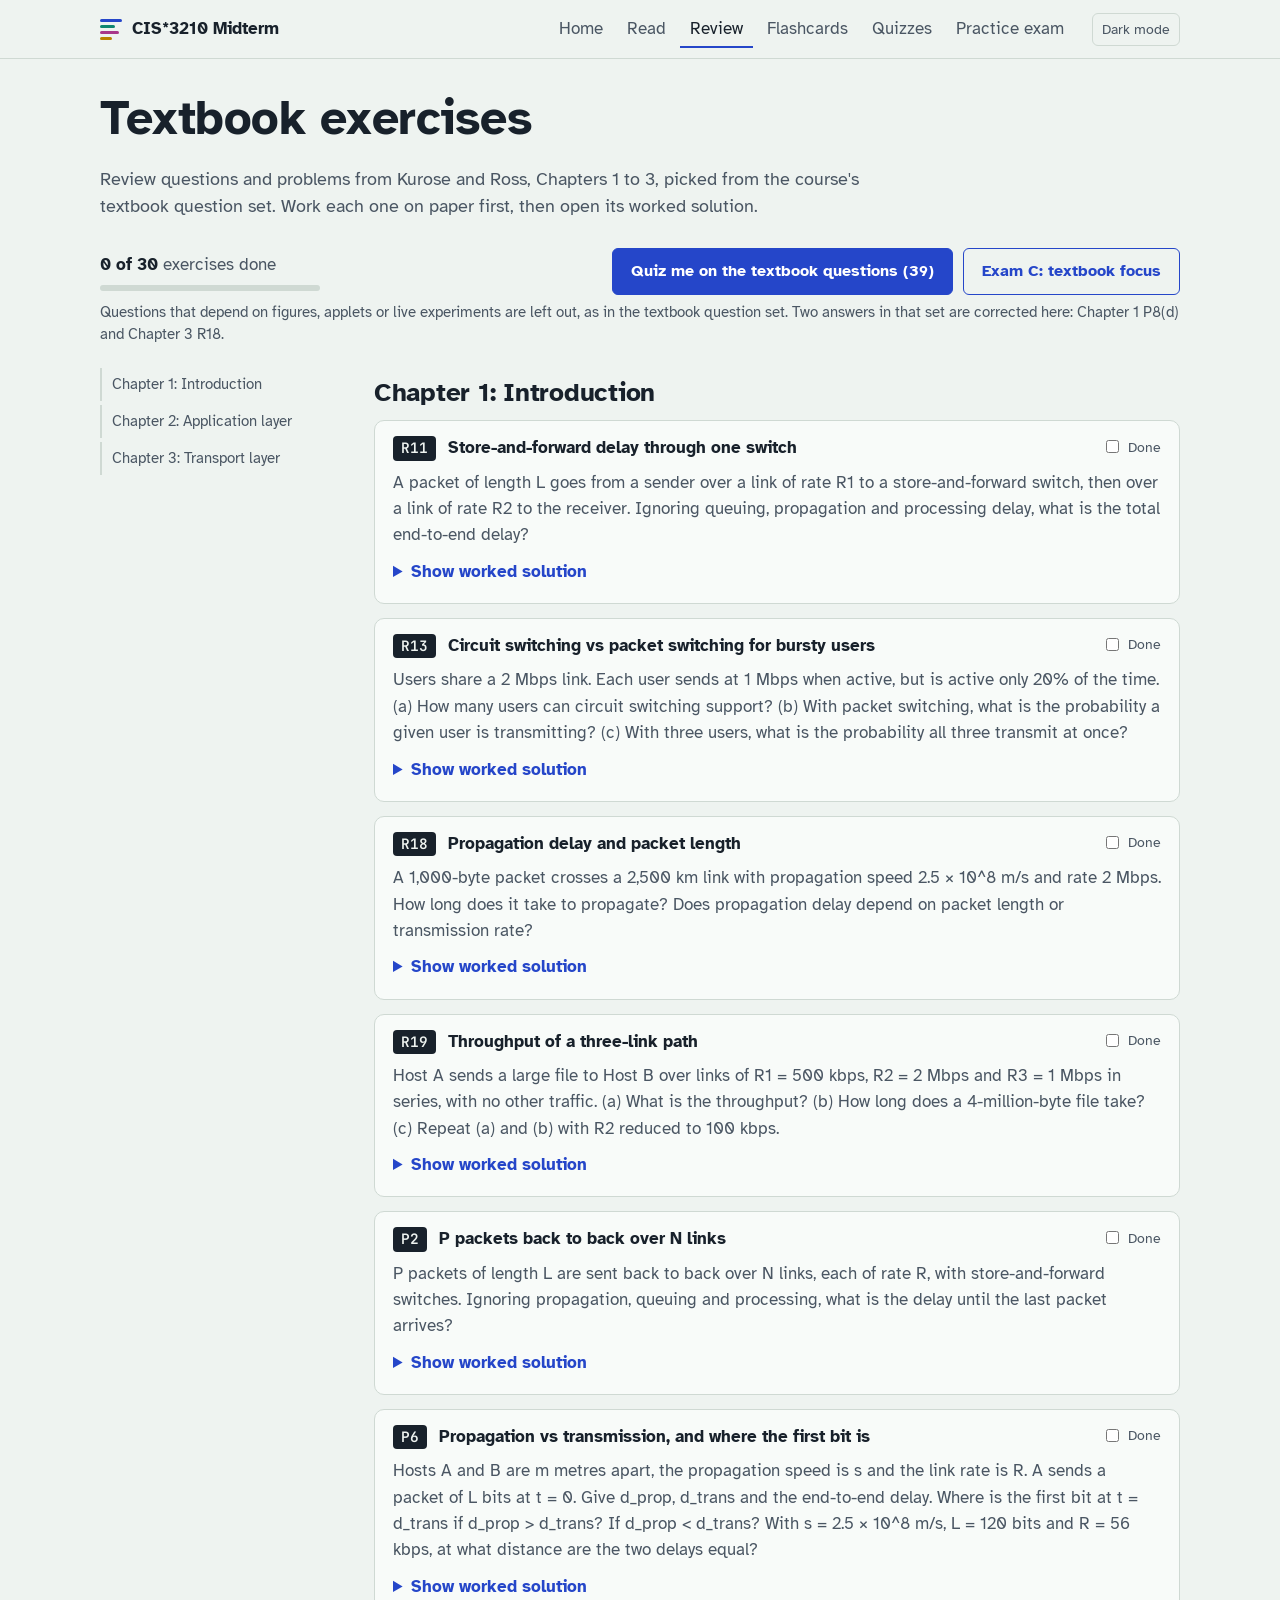
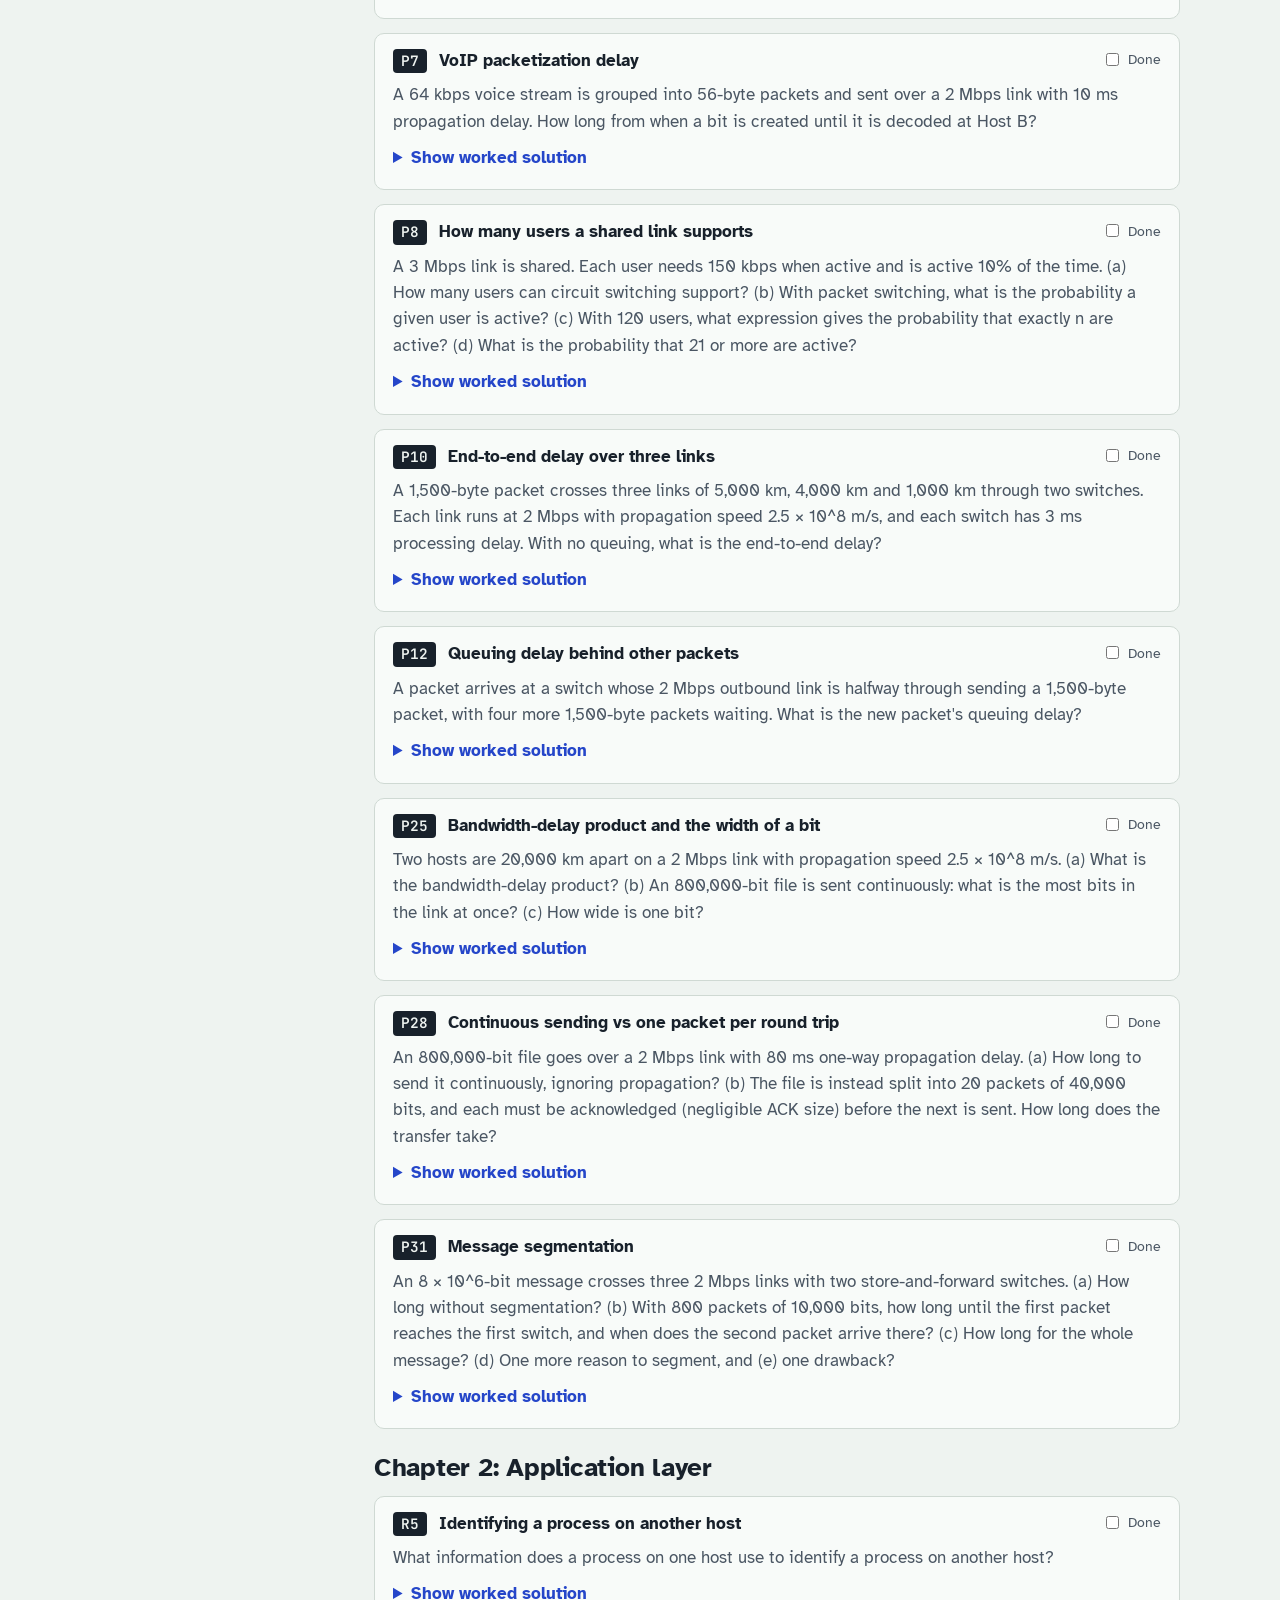
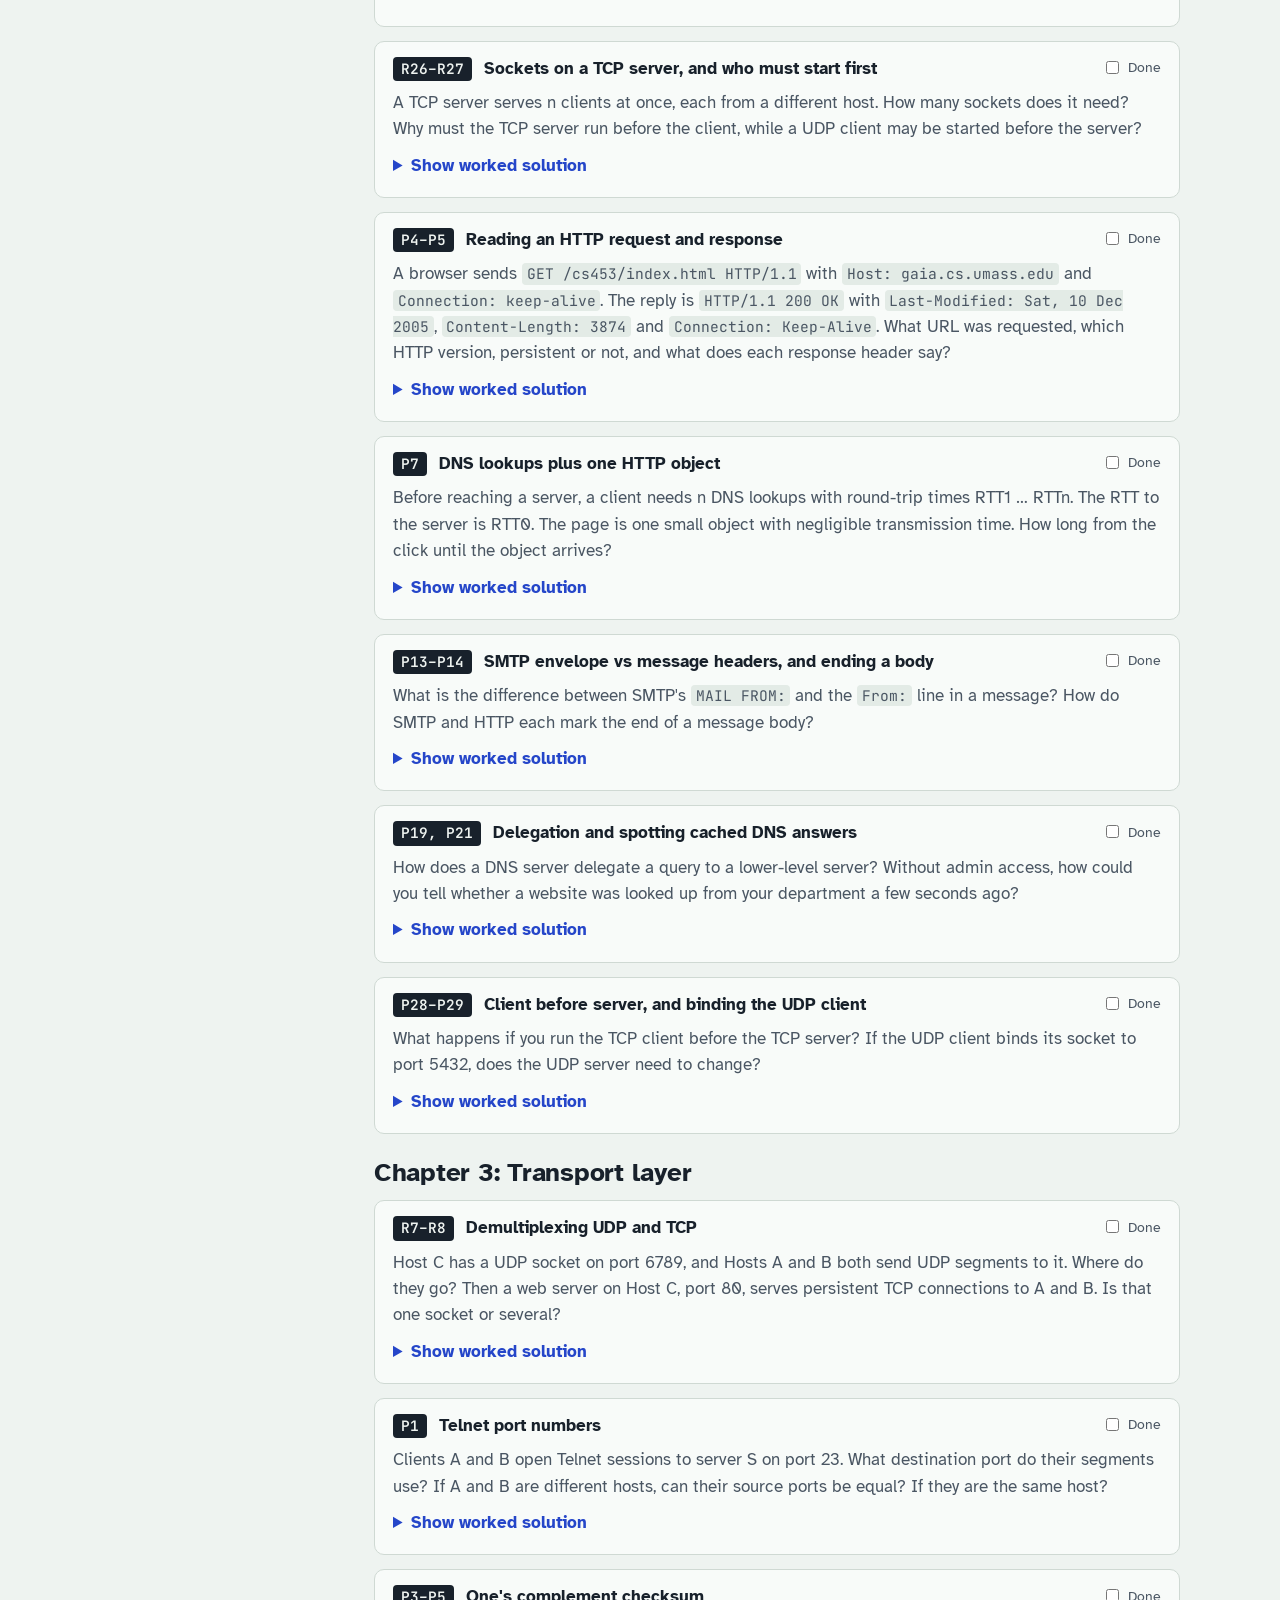
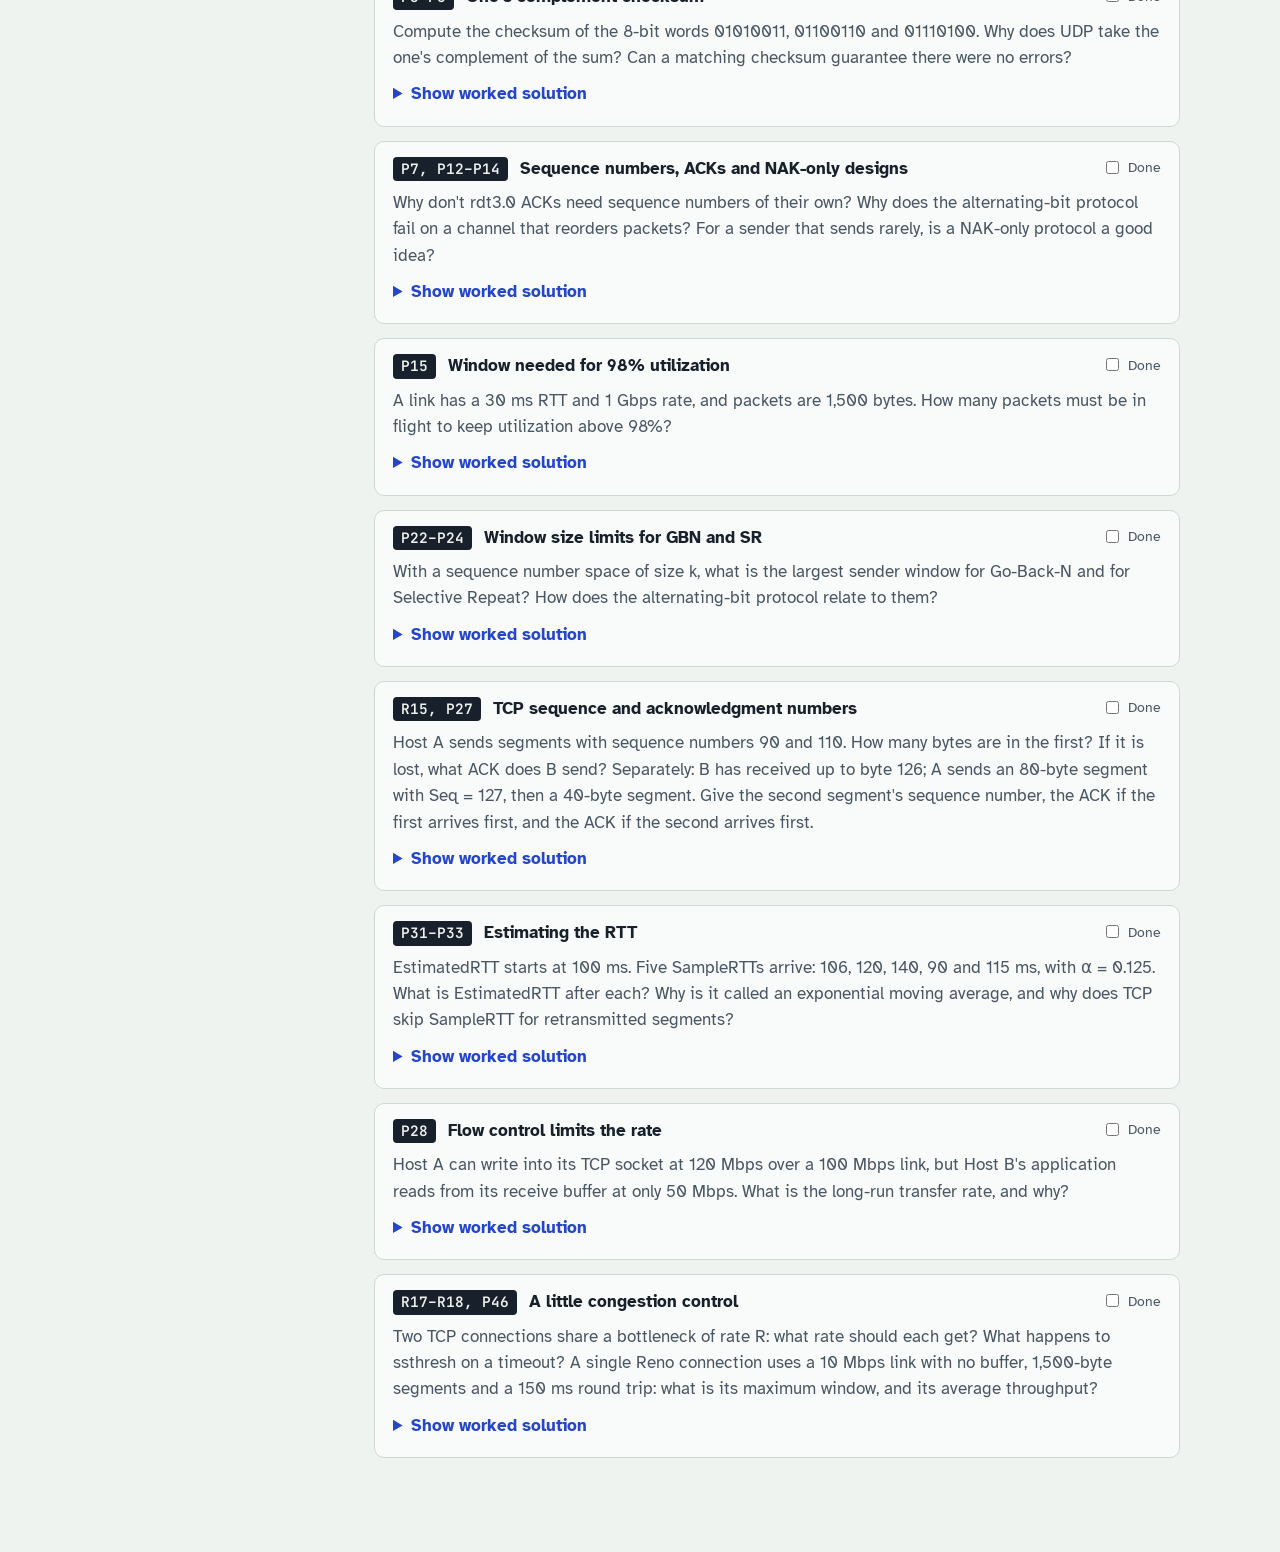
<file: site/review.html>
<!doctype html>
<html lang="en">
<head>
  <meta charset="utf-8">
  <meta name="viewport" content="width=device-width, initial-scale=1">
  <title>Review — CIS*3210 Midterm Study</title>
  <link rel="preconnect" href="https://fonts.googleapis.com">
  <link rel="preconnect" href="https://fonts.gstatic.com" crossorigin>
  <link href="https://fonts.googleapis.com/css2?family=Atkinson+Hyperlegible:wght@400;700&family=JetBrains+Mono:wght@400;600&display=swap" rel="stylesheet">
  <link rel="stylesheet" href="assets/style.css">
  <link rel="icon" href="data:image/svg+xml,%3Csvg xmlns='http://www.w3.org/2000/svg' viewBox='0 0 16 16'%3E%3Crect y='1' width='16' height='2.5' rx='1' fill='%232546c9'/%3E%3Crect y='5' width='11' height='2.5' rx='1' fill='%230e8570'/%3E%3Crect y='9' width='14' height='2.5' rx='1' fill='%23a8378a'/%3E%3Crect y='13' width='8' height='2.5' rx='1' fill='%23b98200'/%3E%3C/svg%3E">
</head>
<body data-page="review">
  <header id="site-header"></header>
  <main>
    <div class="page-head">
      <h1>Textbook exercises</h1>
      <p>Review questions and problems from Kurose and Ross, Chapters 1 to 3, picked from the course's textbook question set. Work each one on paper first, then open its worked solution.</p>
    </div>

    <div class="review-bar">
      <div><strong id="done-count">0 of 0</strong> <span class="muted">exercises done</span>
        <div class="fc-progress" aria-hidden="true"><span id="done-bar"></span></div></div>
      <div class="btn-row">
        <a class="btn" id="quiz-link" href="quiz.html?topic=textbook&amp;all=1">Quiz me on the textbook questions</a>
        <a class="btn secondary" href="exam.html?version=C">Exam C: textbook focus</a>
      </div>
    </div>
    <p class="muted review-note">Questions that depend on figures, applets or live experiments are left out, as in the textbook question set. Two answers in that set are corrected here: Chapter 1 P8(d) and Chapter 3 R18.</p>

    <div class="reading">
      <nav class="toc" aria-label="Chapters">
        <ol>
          <li><a href="#ch1">Chapter 1: Introduction</a></li>
          <li><a href="#ch2">Chapter 2: Application layer</a></li>
          <li><a href="#ch3">Chapter 3: Transport layer</a></li>
        </ol>
      </nav>
      <article class="article" id="exercises"></article>
    </div>
  </main>
  <script src="assets/engine.js"></script>
  <script src="assets/common.js"></script>
  <script src="data/questions/intro.js"></script>
  <script src="data/questions/internet.js"></script>
  <script src="data/questions/http.js"></script>
  <script src="data/questions/dns.js"></script>
  <script src="data/questions/sockets.js"></script>
  <script src="data/questions/transport.js"></script>
  <script src="data/questions/udp.js"></script>
  <script src="data/questions/rdt.js"></script>
  <script src="data/questions/tcp.js"></script>
  <script src="data/exercises.js"></script>
  <script>
  (function () {
    const Study = window.Study;
    const CHAPTERS = [[1, 'Chapter 1: Introduction'], [2, 'Chapter 2: Application layer'], [3, 'Chapter 3: Transport layer']];
    const textbookCount = Study.quizPool().filter(question => question.source === 'textbook').length;
    document.getElementById('quiz-link').textContent = 'Quiz me on the textbook questions (' + textbookCount + ')';

    function exerciseHTML(exercise) {
      return '<div class="ex" data-ex="' + Study.esc(exercise.id) + '">' +
        '<div class="ex-head"><span class="ex-num">' + Study.esc(exercise.number) + '</span><span class="ex-topic">' + Study.esc(exercise.title) + '</span><label class="ex-done"><input type="checkbox"> Done</label></div>' +
        '<p class="ex-prompt">' + Study.md(exercise.prompt) + '</p>' +
        '<details><summary>Show worked solution</summary>' +
        '<p class="ex-answer">Answer: ' + Study.md(exercise.answer) + '</p>' +
        exercise.solution.map(step => '<p>' + Study.md(step) + '</p>').join('') +
        '</details></div>';
    }

    document.getElementById('exercises').innerHTML = CHAPTERS.map(chapter =>
      '<section id="ch' + chapter[0] + '"><h2>' + Study.esc(chapter[1]) + '</h2>' +
      window.EXERCISES.filter(exercise => exercise.chapter === chapter[0]).map(exerciseHTML).join('') + '</section>').join('');

    const exerciseBlocks = Array.from(document.querySelectorAll('.ex'));
    let done = new Set(Study.store.get('reviewDone', []));

    function update() {
      exerciseBlocks.forEach(block => {
        const isDone = done.has(block.dataset.ex);
        block.classList.toggle('is-done', isDone);
        block.querySelector('.ex-done input').checked = isDone;
      });
      const doneCount = exerciseBlocks.filter(block => done.has(block.dataset.ex)).length;
      document.getElementById('done-count').textContent = doneCount + ' of ' + exerciseBlocks.length;
      document.getElementById('done-bar').style.width = (100 * doneCount / exerciseBlocks.length) + '%';
    }

    exerciseBlocks.forEach(block => block.querySelector('.ex-done input').addEventListener('change', event => {
      if (event.target.checked) done.add(block.dataset.ex);
      else done.delete(block.dataset.ex);
      Study.store.set('reviewDone', Array.from(done));
      update();
    }));
    update();
  })();
  </script>
</body>
</html>
</file>
<file: site/assets/style.css>
:root {
  --paper: #eef3f0;
  --paper-2: #f8fbf9;
  --ink: #18212b;
  --ink-2: #4a5663;
  --rule: #cfd9d3;
  --accent: #2546c9;
  --accent-ink: #ffffff;
  --accent-soft: rgba(37, 70, 201, 0.10);
  --ok: #17734f;
  --ok-soft: rgba(23, 115, 79, 0.12);
  --bad: #b1243a;
  --bad-soft: rgba(177, 36, 58, 0.10);
  --part: #a86a00;
  --part-soft: rgba(185, 130, 0, 0.13);
  --t0: #2546c9;
  --t1: #0e8570;
  --t2: #a8378a;
  --t3: #b98200;
  --code-bg: #e3ebe6;
  --chart-grid: #d6dfda;
  --chart-muted: #a3aeb8;
  --radius-s: 6px;
  --radius-m: 10px;
  --font: 'Atkinson Hyperlegible', system-ui, -apple-system, 'Segoe UI', sans-serif;
  --mono: 'JetBrains Mono', ui-monospace, 'SFMono-Regular', Menlo, Consolas, monospace;
  --measure: 70ch;
  color-scheme: light;
}

@media (prefers-color-scheme: dark) {
  :root:not([data-theme='light']) {
    --paper: #10161d; --paper-2: #161e27; --ink: #e5eaef; --ink-2: #9ba7b3; --rule: #29333e;
    --accent: #8099ff; --accent-ink: #0d1430; --accent-soft: rgba(128, 153, 255, 0.14);
    --ok: #52c493; --ok-soft: rgba(82, 196, 147, 0.14); --bad: #f27a8c; --bad-soft: rgba(242, 122, 140, 0.13); --part: #e7b445; --part-soft: rgba(231, 180, 69, 0.14);
    --t0: #8099ff; --t1: #3fc4a9; --t2: #e077c4; --t3: #e7b445;
    --code-bg: #1b252f; --chart-grid: #2a3540; --chart-muted: #6b7885;
    color-scheme: dark;
  }
}
:root[data-theme='dark'] {
  --paper: #10161d; --paper-2: #161e27; --ink: #e5eaef; --ink-2: #9ba7b3; --rule: #29333e;
  --accent: #8099ff; --accent-ink: #0d1430; --accent-soft: rgba(128, 153, 255, 0.14);
  --ok: #52c493; --ok-soft: rgba(82, 196, 147, 0.14); --bad: #f27a8c; --bad-soft: rgba(242, 122, 140, 0.13); --part: #e7b445; --part-soft: rgba(231, 180, 69, 0.14);
  --t0: #8099ff; --t1: #3fc4a9; --t2: #e077c4; --t3: #e7b445;
  --code-bg: #1b252f; --chart-grid: #2a3540; --chart-muted: #6b7885;
  color-scheme: dark;
}

* { box-sizing: border-box; }
[hidden] { display: none !important; }
html { -webkit-text-size-adjust: 100%; }
body {
  margin: 0;
  background: var(--paper);
  color: var(--ink);
  font-family: var(--font);
  font-size: 1.0625rem;
  line-height: 1.55;
}
a { color: var(--accent); text-underline-offset: 2px; }
:focus-visible { outline: 3px solid var(--accent); outline-offset: 2px; border-radius: 3px; }
code, pre { font-family: var(--mono); font-size: 0.86em; }
code { background: var(--code-bg); padding: 0.08em 0.32em; border-radius: 4px; }
pre {
  background: var(--code-bg); padding: 14px 16px; border-radius: var(--radius-s);
  overflow-x: auto; line-height: 1.5; margin: 0.8em 0;
}
pre code { background: none; padding: 0; font-size: 1em; }
h1, h2, h3 { line-height: 1.15; letter-spacing: -0.01em; }
h1 { font-size: clamp(2rem, 4.5vw, 3rem); margin: 0 0 0.4em; }
h2 { font-size: 1.6rem; margin: 2em 0 0.5em; }
h3 { font-size: 1.2rem; margin: 1.6em 0 0.4em; }
p, ul, ol { margin: 0 0 0.9em; }
li { margin-bottom: 0.25em; }
table { border-collapse: collapse; width: 100%; margin: 0.8em 0 1.2em; font-size: 0.95rem; }
th, td { text-align: left; padding: 7px 10px; border-bottom: 1px solid var(--rule); vertical-align: top; }
th { font-weight: 700; border-bottom: 2px solid var(--ink-2); }
.table-wrap { overflow-x: auto; }
.muted { color: var(--ink-2); }
.visually-hidden { position: absolute; width: 1px; height: 1px; overflow: hidden; clip: rect(0 0 0 0); white-space: nowrap; }

.site-header {
  border-bottom: 1px solid var(--rule);
  background: var(--paper);
  position: sticky; top: 0; z-index: 20;
}
.site-header .inner {
  max-width: 1120px; margin: 0 auto; padding: 10px 20px;
  display: flex; align-items: center; gap: 18px; flex-wrap: wrap;
}
.brand { font-weight: 700; color: var(--ink); text-decoration: none; margin-right: auto; display: flex; align-items: center; gap: 10px; }
.brand-mark { display: inline-grid; gap: 3px; width: 22px; }
.brand-mark span { display: block; height: 3px; border-radius: 2px; }
.brand-mark span:nth-child(1) { background: var(--t0); width: 100%; }
.brand-mark span:nth-child(2) { background: var(--t1); width: 70%; }
.brand-mark span:nth-child(3) { background: var(--t2); width: 85%; }
.brand-mark span:nth-child(4) { background: var(--t3); width: 55%; }
.site-nav { display: flex; gap: 4px; flex-wrap: wrap; }
.site-nav a {
  color: var(--ink-2); text-decoration: none; padding: 6px 10px; border-radius: var(--radius-s);
}
.site-nav a:hover { color: var(--ink); background: var(--accent-soft); }
.site-nav a[aria-current='page'] { color: var(--ink); box-shadow: inset 0 -2px 0 var(--accent); border-radius: 0; }
.theme-toggle {
  background: none; border: 1px solid var(--rule); color: var(--ink-2); border-radius: var(--radius-s);
  padding: 5px 9px; cursor: pointer; font: inherit; font-size: 0.85rem;
}

main { max-width: 1120px; margin: 0 auto; padding: 32px 20px 80px; }
.page-head { max-width: var(--measure); margin-bottom: 28px; }
.page-head p { color: var(--ink-2); font-size: 1.1rem; }

.btn {
  display: inline-flex; align-items: center; justify-content: center; gap: 8px;
  font: inherit; font-weight: 700; font-size: 0.98rem;
  padding: 10px 18px; border-radius: var(--radius-s); cursor: pointer;
  border: 1px solid var(--accent); background: var(--accent); color: var(--accent-ink);
  text-decoration: none;
}
.btn:hover { filter: brightness(1.08); }
.btn.secondary { background: transparent; color: var(--accent); }
.btn.quiet { background: transparent; color: var(--ink-2); border-color: var(--rule); font-weight: 400; }
.btn:disabled { opacity: 0.45; cursor: not-allowed; filter: none; }
.btn-row { display: flex; gap: 10px; flex-wrap: wrap; align-items: center; }
.chip-row { display: flex; gap: 8px; flex-wrap: wrap; margin: 0 0 18px; }
.chip {
  font: inherit; font-size: 0.9rem; padding: 6px 12px; border-radius: 999px; cursor: pointer;
  border: 1px solid var(--rule); background: var(--paper-2); color: var(--ink);
}
.chip[aria-pressed='true'] { background: var(--ink); color: var(--paper); border-color: var(--ink); }
label.inline { display: inline-flex; align-items: center; gap: 8px; color: var(--ink-2); font-size: 0.95rem; }
select { font: inherit; padding: 6px 8px; border-radius: var(--radius-s); border: 1px solid var(--rule); background: var(--paper-2); color: var(--ink); }

.hero { display: grid; grid-template-columns: minmax(0, 1fr) minmax(0, 1fr); gap: 40px; align-items: center; margin: 12px 0 44px; }
.hero h1 { margin-bottom: 0.25em; }
.hero .when { font-size: 1.25rem; color: var(--ink-2); margin-bottom: 1.2em; }
.countdown { font-size: 1.05rem; }
.countdown strong { font-size: 1.6rem; color: var(--ink); }
.encap { margin: 0; padding: 4px 0 0; }
.encap-row { display: grid; grid-template-columns: 92px 1fr; align-items: center; gap: 10px; height: 40px; }
.encap-layer { font-family: var(--mono); font-size: 0.8rem; color: var(--ink-2); }
.encap-unit { display: flex; gap: 3px; height: 26px; }
.encap-unit span { display: grid; place-items: center; border-radius: 5px; font-family: var(--mono); font-size: 0.78rem; font-weight: 600; color: var(--paper); padding: 0 8px; }
.encap-unit .h-link { background: var(--t3); }
.encap-unit .h-net { background: var(--t2); }
.encap-unit .h-trans { background: var(--t1); }
.encap-unit .msg { background: var(--t0); min-width: 120px; flex: 0 0 auto; }
.encap-unit .name { background: transparent; color: var(--ink-2); font-weight: 400; font-family: var(--font); font-size: 0.85rem; }
.encap-row:nth-of-type(1) .encap-unit { animation: wrap 0.6s 0.1s cubic-bezier(.3,.6,.4,1) both; }
.encap-row:nth-of-type(2) .encap-unit { animation: wrap 0.6s 0.5s cubic-bezier(.3,.6,.4,1) both; }
.encap-row:nth-of-type(3) .encap-unit { animation: wrap 0.6s 0.9s cubic-bezier(.3,.6,.4,1) both; }
.encap-row:nth-of-type(4) .encap-unit { animation: wrap 0.6s 1.3s cubic-bezier(.3,.6,.4,1) both; }
.encap-caption { color: var(--ink-2); font-size: 0.95rem; margin-top: 16px; }
@keyframes wrap { 0% { opacity: 0; transform: translateX(-24px); } 100% { opacity: 1; transform: none; } }

.study-list { list-style: none; padding: 0; margin: 0; border-top: 1px solid var(--rule); }
.study-list li { margin: 0; border-bottom: 1px solid var(--rule); }
.study-list a {
  display: grid; grid-template-columns: minmax(160px, 220px) 1fr auto; gap: 20px; align-items: baseline;
  padding: 18px 4px; color: var(--ink); text-decoration: none;
}
.study-list a:hover { background: var(--accent-soft); }
.study-list .name { font-weight: 700; font-size: 1.2rem; color: var(--accent); }
.study-list .desc { color: var(--ink-2); }
.study-list .stat { font-size: 0.92rem; color: var(--ink-2); white-space: nowrap; }
.home-grid { display: grid; grid-template-columns: minmax(0, 1.6fr) minmax(0, 1fr); gap: 48px; }
.facts dt { font-weight: 700; margin-top: 12px; }
.facts dd { margin: 2px 0 0; color: var(--ink-2); }

.reading { display: grid; grid-template-columns: 230px minmax(0, 1fr); gap: 44px; }
.toc { position: sticky; top: 76px; align-self: start; max-height: calc(100vh - 96px); overflow-y: auto; font-size: 0.93rem; }
.toc ol { list-style: none; padding: 0; margin: 0; }
.toc a { display: block; padding: 5px 10px; color: var(--ink-2); text-decoration: none; border-left: 2px solid var(--rule); }
.toc a:hover { color: var(--ink); }
.toc a.active { color: var(--ink); border-left-color: var(--accent); font-weight: 700; }
.article { max-width: 76ch; }
.article section { scroll-margin-top: 80px; }
.article h2 { padding-top: 10px; border-top: 1px solid var(--rule); }
.article h2:first-of-type { border-top: 0; margin-top: 0; }
.source { color: var(--ink-2); font-size: 0.95rem; margin-top: -0.3em; }
.lead { font-size: 1.12rem; }
.callout { border-left: 3px solid var(--accent); background: var(--accent-soft); padding: 10px 14px; border-radius: 0 var(--radius-s) var(--radius-s) 0; margin: 1em 0; }
.formula { font-family: var(--mono); font-size: 0.95rem; background: var(--paper-2); border: 1px solid var(--rule); padding: 10px 14px; border-radius: var(--radius-s); margin: 0.6em 0 1em; }

.fc-wrap { max-width: 720px; }
.fc-meta { display: flex; justify-content: space-between; color: var(--ink-2); font-size: 0.95rem; margin-bottom: 10px; }
.card-stage { perspective: 1400px; margin-bottom: 16px; }
.flashcard {
  position: relative; width: 100%; min-height: 300px; cursor: pointer; border: 0; padding: 0; background: none;
  transform-style: preserve-3d; transition: transform 0.45s cubic-bezier(.3,.7,.3,1); font: inherit; color: inherit; text-align: left;
}
.flashcard.flipped { transform: rotateY(180deg); }
.face {
  position: absolute; inset: 0; backface-visibility: hidden; -webkit-backface-visibility: hidden;
  background: var(--paper-2); border: 1px solid var(--rule); border-radius: var(--radius-m);
  padding: 28px 30px; display: flex; flex-direction: column; justify-content: center;
}
.face .topic-tag { position: absolute; top: 16px; left: 30px; font-size: 0.85rem; color: var(--ink-2); }
.face .hint { position: absolute; bottom: 14px; right: 20px; font-size: 0.82rem; color: var(--ink-2); }
.face.front .text { font-size: clamp(1.4rem, 3.2vw, 1.9rem); font-weight: 700; line-height: 1.25; }
.face.back { transform: rotateY(180deg); border-color: var(--accent); }
.face.back .text { font-size: 1.15rem; line-height: 1.5; }
.fc-progress { height: 6px; background: var(--rule); border-radius: 4px; overflow: hidden; margin: 6px 0 18px; }
.fc-progress span { display: block; height: 100%; background: var(--ok); width: 0; transition: width 0.3s; }
.kbd { font-family: var(--mono); font-size: 0.8rem; border: 1px solid var(--rule); border-bottom-width: 2px; border-radius: 4px; padding: 1px 6px; }

.qcard { max-width: 780px; }
.q-meta { color: var(--ink-2); font-size: 0.92rem; margin-bottom: 8px; display: flex; gap: 14px; flex-wrap: wrap; }
.q-context {
  white-space: pre-line; font-size: 0.97rem; color: var(--ink); background: var(--accent-soft);
  border-left: 3px solid var(--accent); border-radius: 0 var(--radius-s) var(--radius-s) 0;
  padding: 10px 14px; margin: 0 0 12px; line-height: 1.5;
}
.q-text { font-size: 1.15rem; font-weight: 700; margin-bottom: 12px; line-height: 1.4; }
.q-text code { font-weight: 400; }
.options { list-style: none; padding: 0; margin: 12px 0; display: grid; gap: 8px; }
.select-all { font-size: 0.95rem; font-weight: 700; color: var(--accent); margin: -4px 0 6px; }
.option {
  display: grid; grid-template-columns: 18px 28px 1fr; gap: 10px; align-items: start; width: 100%;
  text-align: left; font: inherit; color: var(--ink); cursor: pointer;
  background: var(--paper-2); border: 1px solid var(--rule); border-radius: var(--radius-s); padding: 11px 14px;
}
.option input { margin: 5px 0 0; width: 16px; height: 16px; accent-color: var(--accent); cursor: pointer; }
.option:hover { border-color: var(--accent); }
.option .letter {
  width: 26px; height: 26px; border-radius: 50%; border: 1px solid var(--ink-2); display: grid; place-items: center;
  font-size: 0.85rem; font-weight: 700; color: var(--ink-2);
}
.options.multi .option .letter { border-radius: 6px; }
.option.picked { border-color: var(--accent); background: var(--accent-soft); }
.option.picked .letter { background: var(--accent); border-color: var(--accent); color: var(--accent-ink); }
.option.locked { cursor: default; }
.option.locked:hover { border-color: var(--rule); }
.option.explained { cursor: default; }
.option.explained:hover { border-color: inherit; }
.option .mark { font-size: 1rem; line-height: 26px; color: var(--ink-2); text-align: center; }
.option-body { display: grid; gap: 3px; }
.option-tag { font-size: 0.8rem; font-weight: 700; letter-spacing: 0.02em; text-transform: uppercase; color: var(--ink-2); }
.option-why { font-size: 0.95rem; color: var(--ink-2); }
.option.correct { border-color: var(--ok); background: var(--ok-soft); }
.option.correct .letter { background: var(--ok); border-color: var(--ok); color: var(--paper); }
.option.correct .option-tag, .option.missed .option-tag { color: var(--ok); }
.option.missed { border-color: var(--ok); border-style: dashed; }
.option.missed .letter { border-color: var(--ok); color: var(--ok); }
.option.wrong { border-color: var(--bad); background: var(--bad-soft); }
.option.wrong .letter { background: var(--bad); border-color: var(--bad); color: var(--paper); }
.option.wrong .option-tag { color: var(--bad); }
.option.neutral { opacity: 0.9; }
.feedback { border-radius: var(--radius-s); padding: 12px 14px; margin: 10px 0 16px; }
.feedback.ok { background: var(--ok-soft); border-left: 3px solid var(--ok); }
.feedback.no { background: var(--bad-soft); border-left: 3px solid var(--bad); }
.feedback.part { background: var(--part-soft); border-left: 3px solid var(--part); }
.feedback strong { display: block; margin-bottom: 2px; }
.chart { margin: 8px 0 14px; background: var(--paper-2); border: 1px solid var(--rule); border-radius: var(--radius-s); padding: 8px; }
.chart svg { display: block; width: 100%; height: auto; }
.progress-line { height: 4px; background: var(--rule); border-radius: 3px; margin: 0 0 22px; overflow: hidden; }
.progress-line span { display: block; height: 100%; background: var(--accent); transition: width 0.25s; }

.topic-picker { list-style: none; padding: 0; margin: 0 0 24px; border-top: 1px solid var(--rule); max-width: 780px; }
.topic-picker li { border-bottom: 1px solid var(--rule); margin: 0; }
.topic-picker button {
  width: 100%; display: grid; grid-template-columns: 1fr auto auto; gap: 18px; align-items: baseline;
  background: none; border: 0; padding: 14px 6px; font: inherit; color: var(--ink); cursor: pointer; text-align: left;
}
.topic-picker button:hover { background: var(--accent-soft); }
.topic-picker .t-name { font-weight: 700; }
.topic-picker .t-count, .topic-picker .t-best { color: var(--ink-2); font-size: 0.92rem; white-space: nowrap; }

.score-big { font-size: clamp(2.6rem, 7vw, 4rem); font-weight: 700; line-height: 1; margin: 0.1em 0 0.15em; }
.breakdown td:last-child, .breakdown th:last-child { text-align: right; }
.bar-cell { width: 40%; }
.mini-bar { height: 8px; background: var(--rule); border-radius: 4px; overflow: hidden; }
.mini-bar span { display: block; height: 100%; background: var(--accent); }

.exam-layout { display: grid; grid-template-columns: minmax(0, 1fr) 250px; gap: 36px; align-items: start; }
.exam-side { position: sticky; top: 76px; }
.timer { font-family: var(--mono); font-size: 2rem; font-weight: 700; letter-spacing: 0.02em; }
.timer.low { color: var(--bad); }
.pace { color: var(--ink-2); font-size: 0.9rem; margin-bottom: 14px; }
.qgrid { display: grid; grid-template-columns: repeat(5, 1fr); gap: 5px; margin: 12px 0 16px; }
.qgrid button {
  font: inherit; font-size: 0.82rem; padding: 6px 0; border-radius: 4px; cursor: pointer;
  border: 1px solid var(--rule); background: var(--paper-2); color: var(--ink-2); position: relative;
}
.qgrid button.answered { background: var(--ink); color: var(--paper); border-color: var(--ink); }
.qgrid button.flagged::after { content: ''; position: absolute; top: 2px; right: 2px; width: 6px; height: 6px; border-radius: 50%; background: var(--t3); }
.qgrid button.current { outline: 2px solid var(--accent); outline-offset: 1px; }
.qgrid button.right { background: var(--ok); border-color: var(--ok); color: var(--paper); }
.qgrid button.miss { background: var(--bad); border-color: var(--bad); color: var(--paper); }
.legend { font-size: 0.82rem; color: var(--ink-2); display: grid; gap: 4px; margin-bottom: 14px; }
.grid-toggle { display: none; }
.flag-btn[aria-pressed='true'] { border-color: var(--t3); color: var(--ink); }
.exam-q { padding: 4px 0 26px; border-bottom: 1px solid var(--rule); margin-bottom: 26px; scroll-margin-top: 84px; }
.start-panel { max-width: var(--measure); }
.rules { padding-left: 1.2em; }

.demo {
  margin: 1.4em 0 1.8em; padding: 16px 18px 12px; background: var(--paper-2);
  border: 1px solid var(--rule); border-left: 4px solid var(--accent); border-radius: var(--radius-m);
}
.demo-head { display: flex; flex-wrap: wrap; gap: 4px 12px; align-items: baseline; margin-bottom: 10px; }
.demo-title { font-weight: 700; font-size: 1.05rem; }
.demo-sub { color: var(--ink-2); font-size: 0.93rem; }
.demo-modes { display: flex; flex-wrap: wrap; gap: 6px; margin-bottom: 10px; }
.demo-modes:empty { display: none; }
.demo-stage svg { display: block; width: 100%; height: auto; }
.demo-controls { display: flex; flex-wrap: wrap; gap: 8px 14px; align-items: center; margin-top: 10px; }
.demo-btn {
  font: inherit; font-size: 0.9rem; padding: 6px 12px; border-radius: var(--radius-s); cursor: pointer;
  border: 1px solid var(--rule); background: var(--paper); color: var(--ink);
}
.demo-btn:hover { border-color: var(--accent); }
.demo-btn.primary { background: var(--accent); border-color: var(--accent); color: var(--accent-ink); font-weight: 700; }
.demo-btn.seg { border-radius: 999px; font-size: 0.86rem; padding: 5px 12px; }
.demo-btn.seg[aria-pressed='true'] { background: var(--ink); color: var(--paper); border-color: var(--ink); }
.demo-slider { display: inline-flex; flex-direction: column; gap: 2px; font-size: 0.9rem; color: var(--ink-2); min-width: 180px; }
.demo-slider strong { color: var(--ink); }
.demo-slider input { accent-color: var(--accent); width: 100%; }
.demo-check { display: inline-flex; align-items: center; gap: 6px; font-size: 0.9rem; color: var(--ink-2); }
.demo-readout { margin: 10px 0 0; font-size: 0.95rem; min-height: 1.5em; }

.demo-legend { display: flex; flex-wrap: wrap; gap: 6px 16px; font-size: 0.85rem; color: var(--ink-2); margin-top: 6px; }
.demo-legend span::before { content: ''; display: inline-block; width: 10px; height: 10px; border-radius: 3px; margin-right: 6px; vertical-align: -1px; background: var(--swatch); }
.demo-table { font-family: var(--mono); font-size: 0.85rem; }
.demo-table td.hit { background: var(--ok-soft); }
.demo-table td.miss { background: var(--bad-soft); }
.demo-input { font: inherit; font-family: var(--mono); font-size: 0.9rem; padding: 5px 8px; border-radius: var(--radius-s); border: 1px solid var(--rule); background: var(--paper); color: var(--ink); width: 11em; }
@media (max-width: 520px) {
  .demo { padding: 12px 12px 10px; }
}

.review-bar { display: flex; flex-wrap: wrap; gap: 14px 28px; align-items: center; justify-content: space-between; max-width: 1080px; margin-bottom: 6px; }
.review-bar .fc-progress { width: 220px; margin: 6px 0 0; }
.review-note { font-size: 0.92rem; margin: 0 0 22px; }
.ex { border: 1px solid var(--rule); border-radius: var(--radius-m); background: var(--paper-2); padding: 14px 18px; margin: 0 0 14px; }
.ex.is-done { border-left: 4px solid var(--ok); }
.ex.optional .ex-num { background: transparent; color: var(--ink-2); border: 1px dashed var(--ink-2); }
.ex-head { display: flex; flex-wrap: wrap; align-items: baseline; gap: 6px 12px; }
.ex-num { font-family: var(--mono); font-weight: 600; font-size: 0.9rem; background: var(--ink); color: var(--paper); border-radius: 4px; padding: 1px 8px; }
.ex-topic { font-weight: 700; flex: 1; min-width: 200px; }
.ex-done { font-size: 0.9rem; color: var(--ink-2); display: inline-flex; gap: 6px; align-items: center; cursor: pointer; }
.ex-done input { accent-color: var(--ok); }
.ex-prompt { color: var(--ink-2); margin: 8px 0 6px; }
.ex details { margin-top: 4px; }
.ex summary { cursor: pointer; color: var(--accent); font-weight: 700; padding: 4px 0; }
.ex details[open] summary { margin-bottom: 6px; }
.ex details > :last-child { margin-bottom: 0; }

@media (max-width: 880px) {
  .hero, .home-grid { grid-template-columns: 1fr; gap: 28px; }
  .reading { grid-template-columns: minmax(0, 1fr); }
  .toc { position: static; max-height: none; border-bottom: 1px solid var(--rule); padding-bottom: 12px; }
  .toc ol { display: flex; flex-wrap: wrap; gap: 4px; }
  .toc a { border-left: 0; border-bottom: 2px solid transparent; padding: 4px 8px; }
  .exam-layout { grid-template-columns: minmax(0, 1fr); gap: 16px; }
  .exam-side { order: -1; position: sticky; top: 0; background: var(--paper); z-index: 5; padding: 10px 0; border-bottom: 1px solid var(--rule); }
  .exam-side .btn-row { margin-bottom: 0 !important; }
  .grid-toggle { display: inline-flex; }
  .pace { margin-bottom: 8px; }
  .exam-side .qgrid, .exam-side .legend { display: none; }
  .exam-side.open .qgrid { display: grid; grid-template-columns: repeat(10, 1fr); }
  .timer { font-size: 1.4rem; }
  .study-list a { grid-template-columns: 1fr; gap: 4px; }
}
@media (max-width: 880px) {
  .site-header { position: static; }
  .site-header .inner { flex-wrap: nowrap; gap: 10px; }
  .brand { margin-right: 0; white-space: nowrap; }
  .site-nav { flex-wrap: nowrap; overflow-x: auto; flex: 1; scrollbar-width: none; }
  .site-nav a { white-space: nowrap; }
  .toc { top: 0; }
}
@media (max-width: 520px) {
  main { padding: 22px 16px 60px; }
  .site-header .inner { padding: 8px 12px; gap: 6px; flex-wrap: wrap; }
  .site-nav { order: 3; flex-basis: 100%; }
  .site-nav a { padding: 5px 7px; font-size: 0.92rem; }
  .brand-text-long { display: none; }
  .face { padding: 24px 20px; }
  .flashcard { min-height: 340px; }
}

@media (prefers-reduced-motion: reduce) {
  *, *::before, *::after { animation: none !important; transition: none !important; }
}

@media print {
  .site-header, .toc, .theme-toggle { display: none; }
  .reading { display: block; }
  body { background: #fff; color: #000; }
}
.ex pre { margin: 6px 0 10px; font-size: 13px; }
.ex details.ctx-fold summary { color: var(--ink-2); font-weight: 600; font-size: 14px; }
.ex details.ctx-fold { margin: 2px 0 8px; }

.legend-counts { display: grid; grid-template-columns: repeat(3, 1fr); gap: 6px; margin: 4px 0 10px; }
.legend-counts div { border: 1px solid var(--rule); border-radius: var(--radius-s); padding: 6px 8px; background: var(--paper-2); }
.legend-counts strong { display: block; font-size: 1.15rem; color: var(--ink); }
.legend-counts span { font-size: 0.78rem; color: var(--ink-2); }
.qgrid button.partial { background: var(--part); border-color: var(--part); color: var(--paper); }
.points { font-family: var(--mono); font-size: 0.9rem; }
.q-actions { display: flex; gap: 10px; flex-wrap: wrap; align-items: center; margin-top: 6px; }
.ex-answer { font-weight: 700; margin: 4px 0 8px; }
@media (max-width: 520px) {
  .encap-row { grid-template-columns: 70px 1fr; }
  .encap-unit span { padding: 0 5px; font-size: 0.72rem; }
  .encap-unit .msg { min-width: 56px; }
}
</file>
